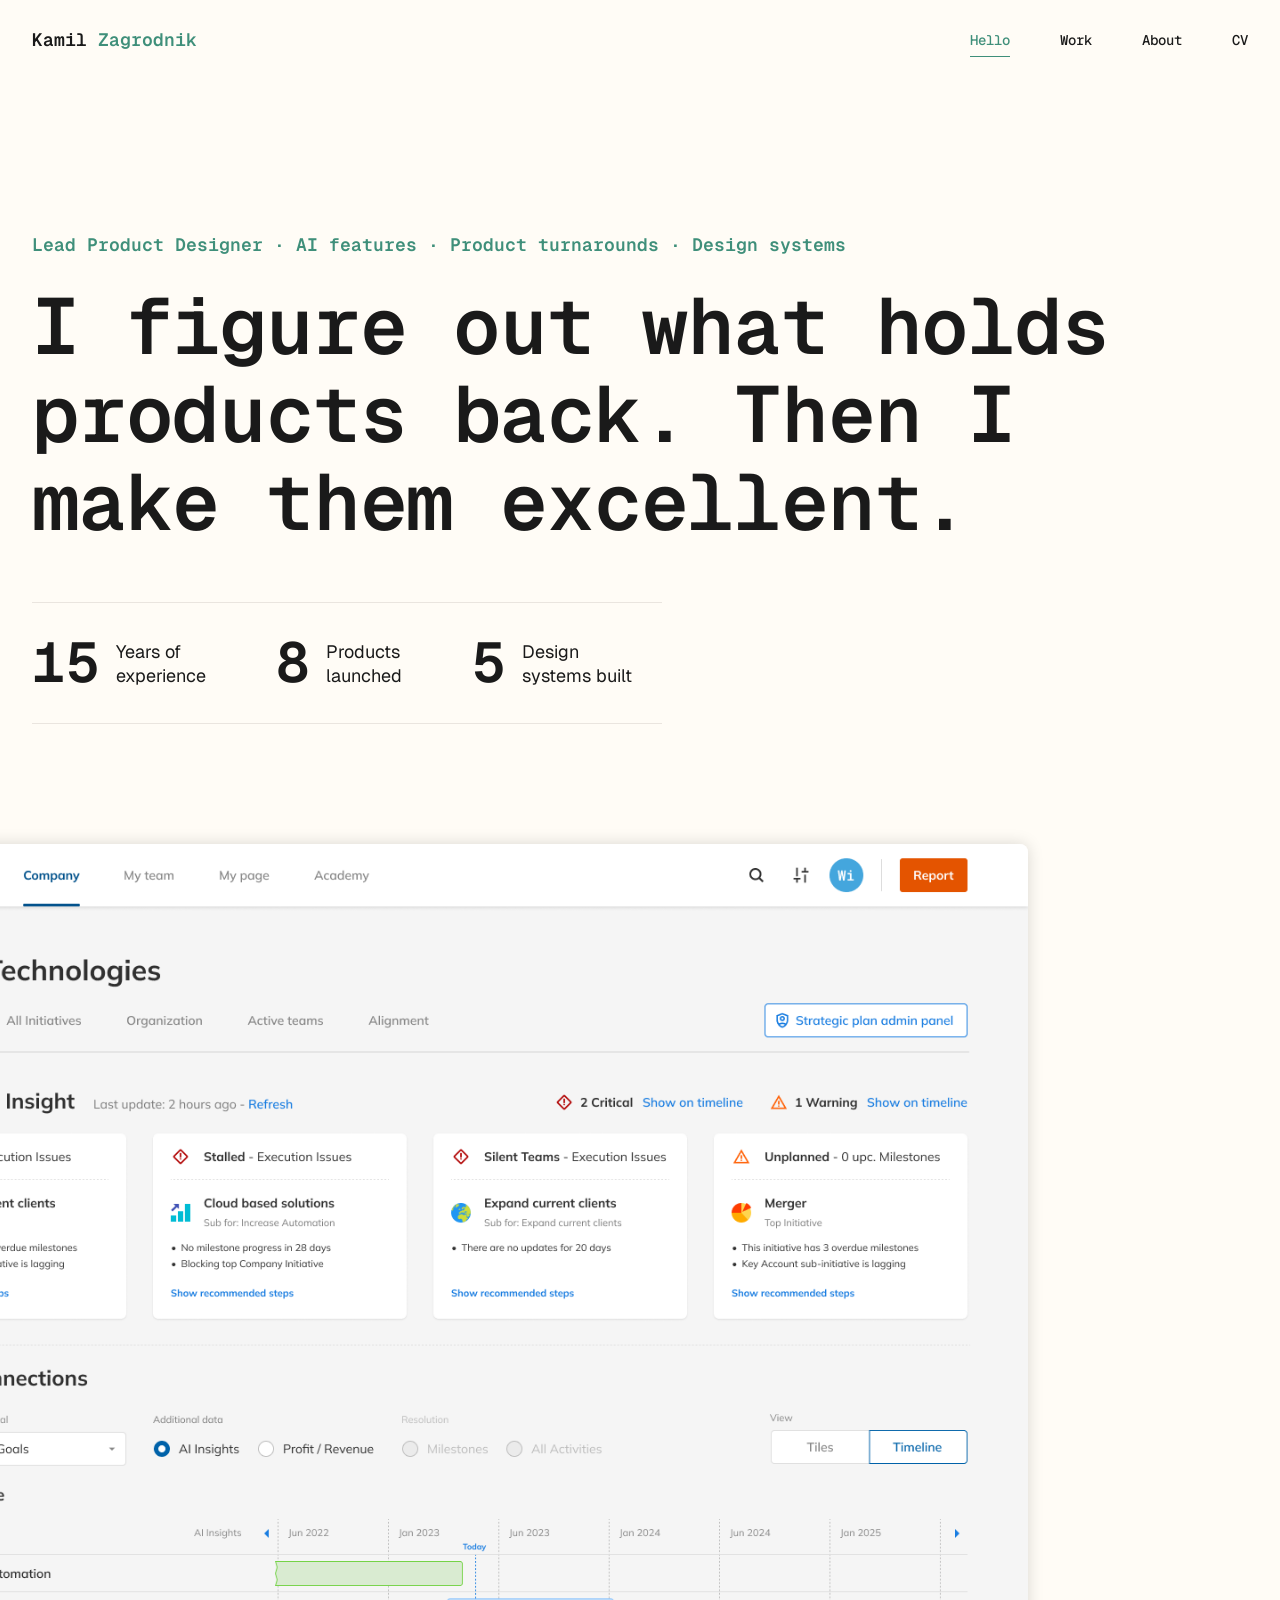
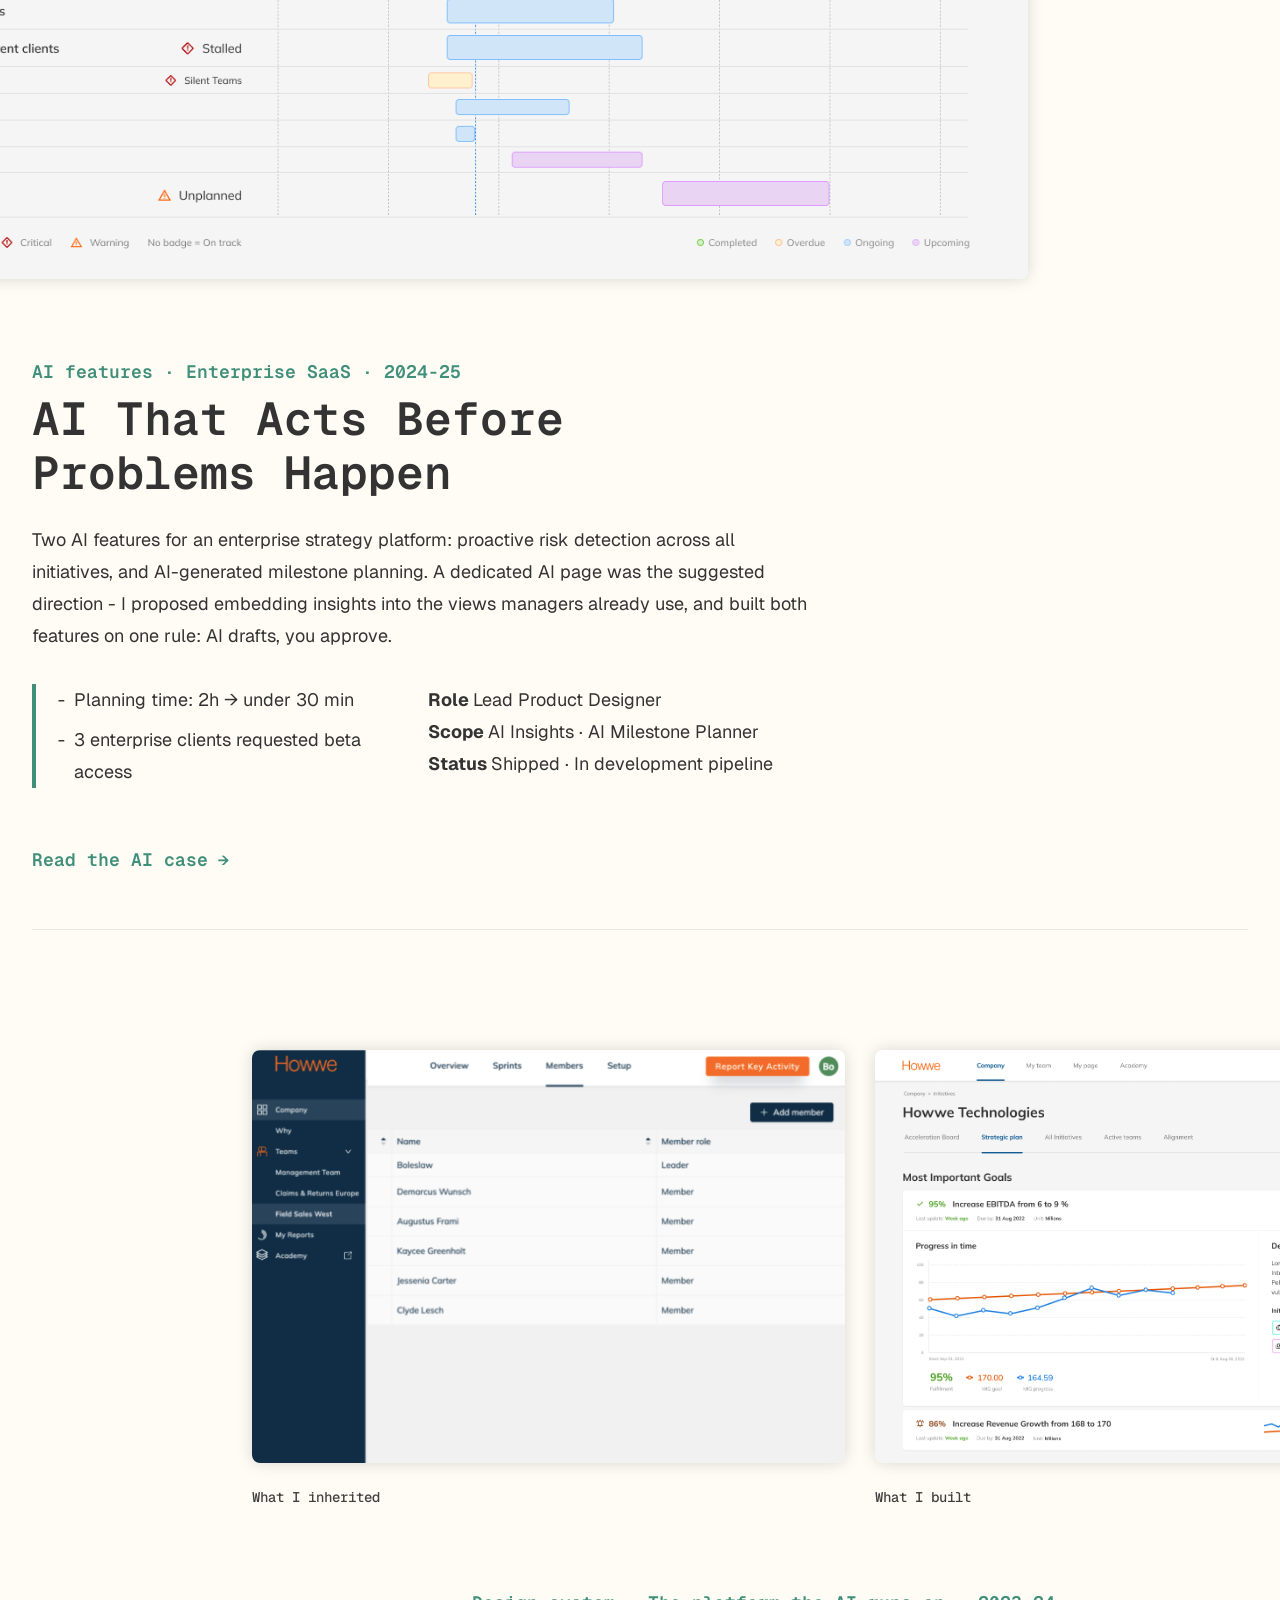
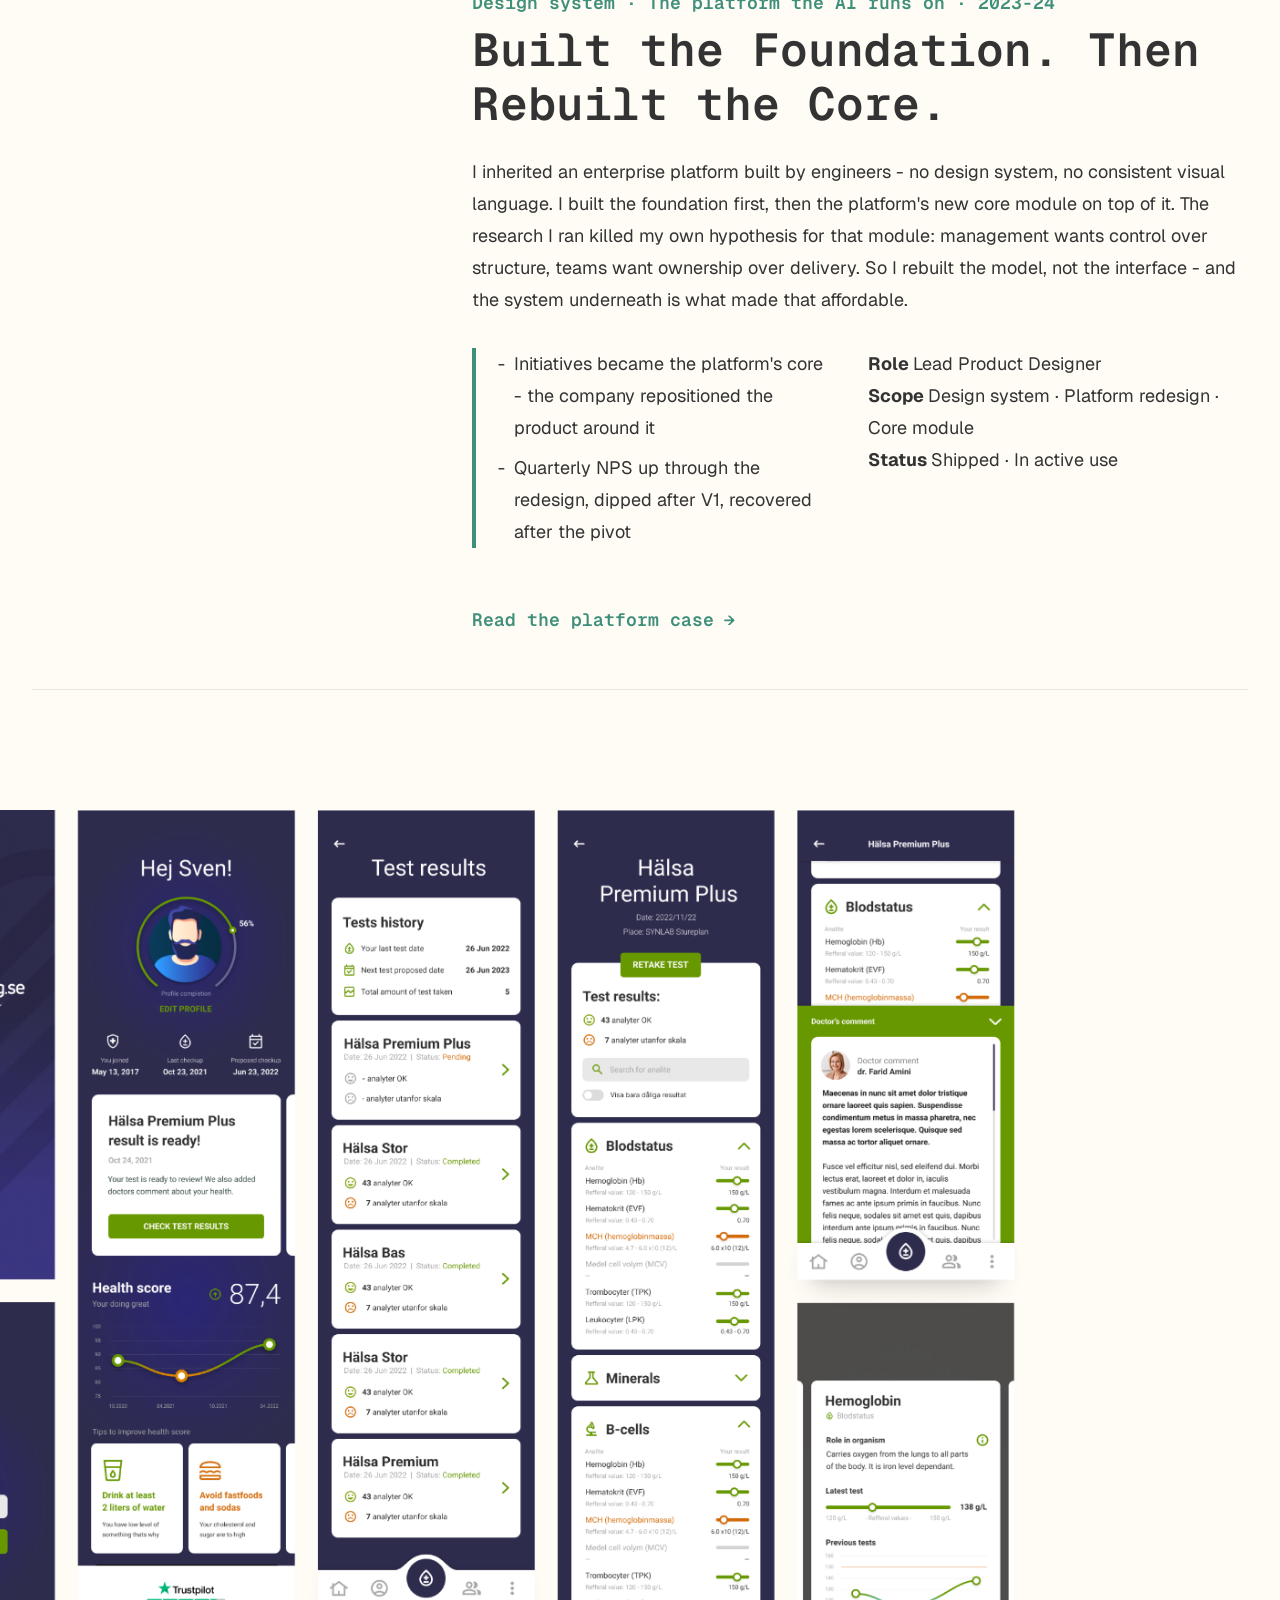
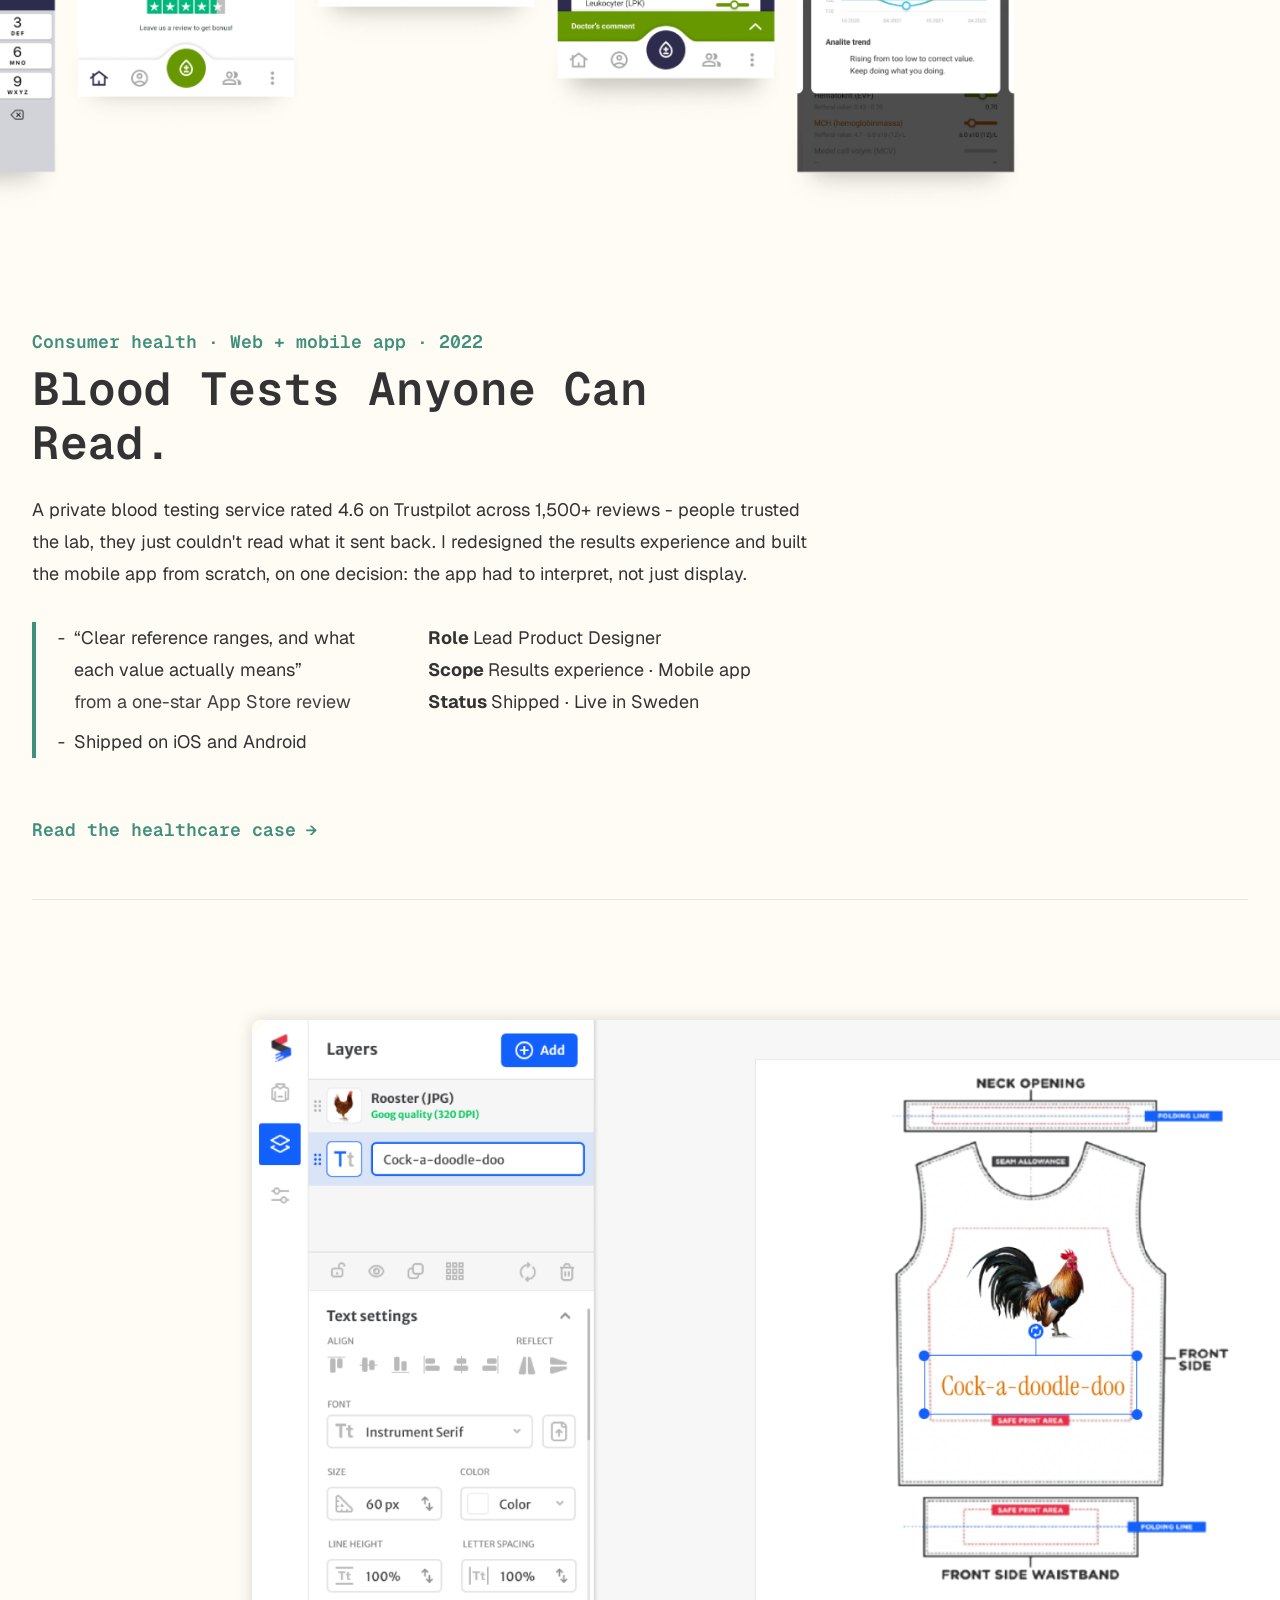
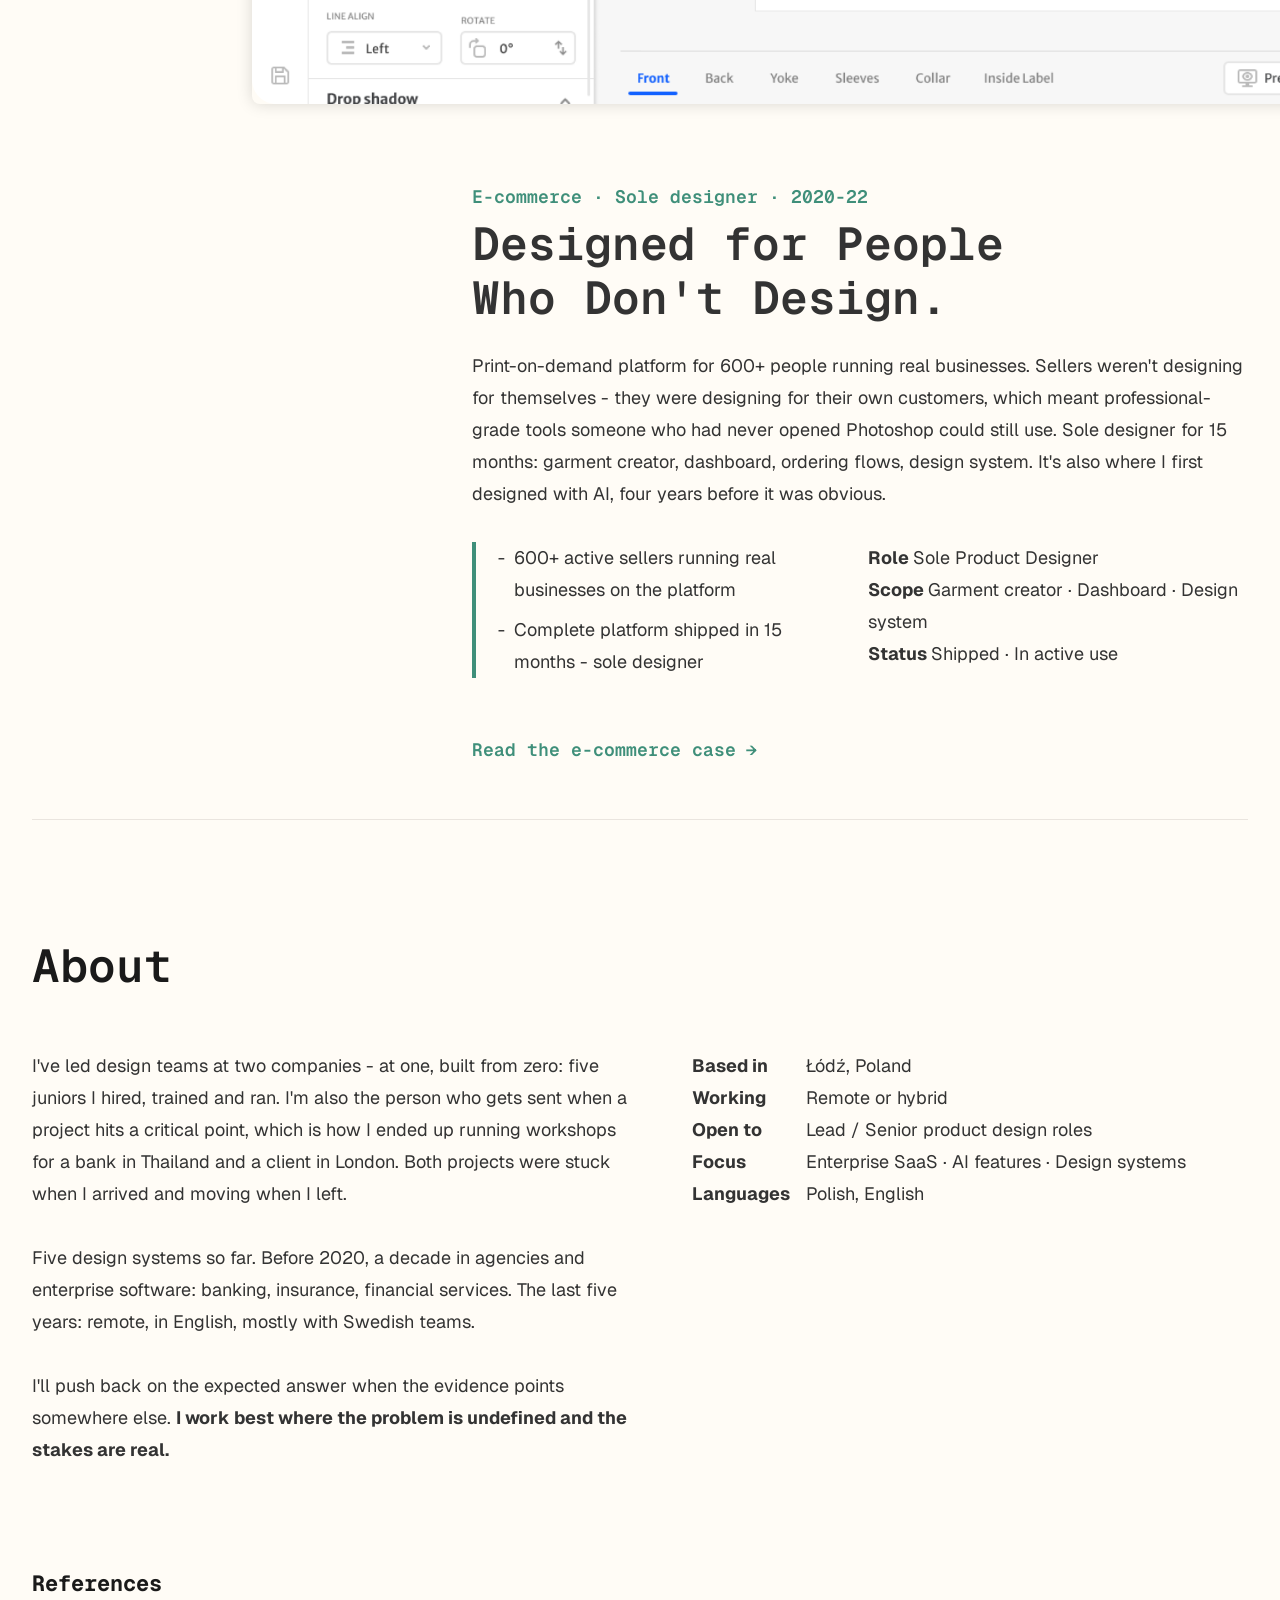
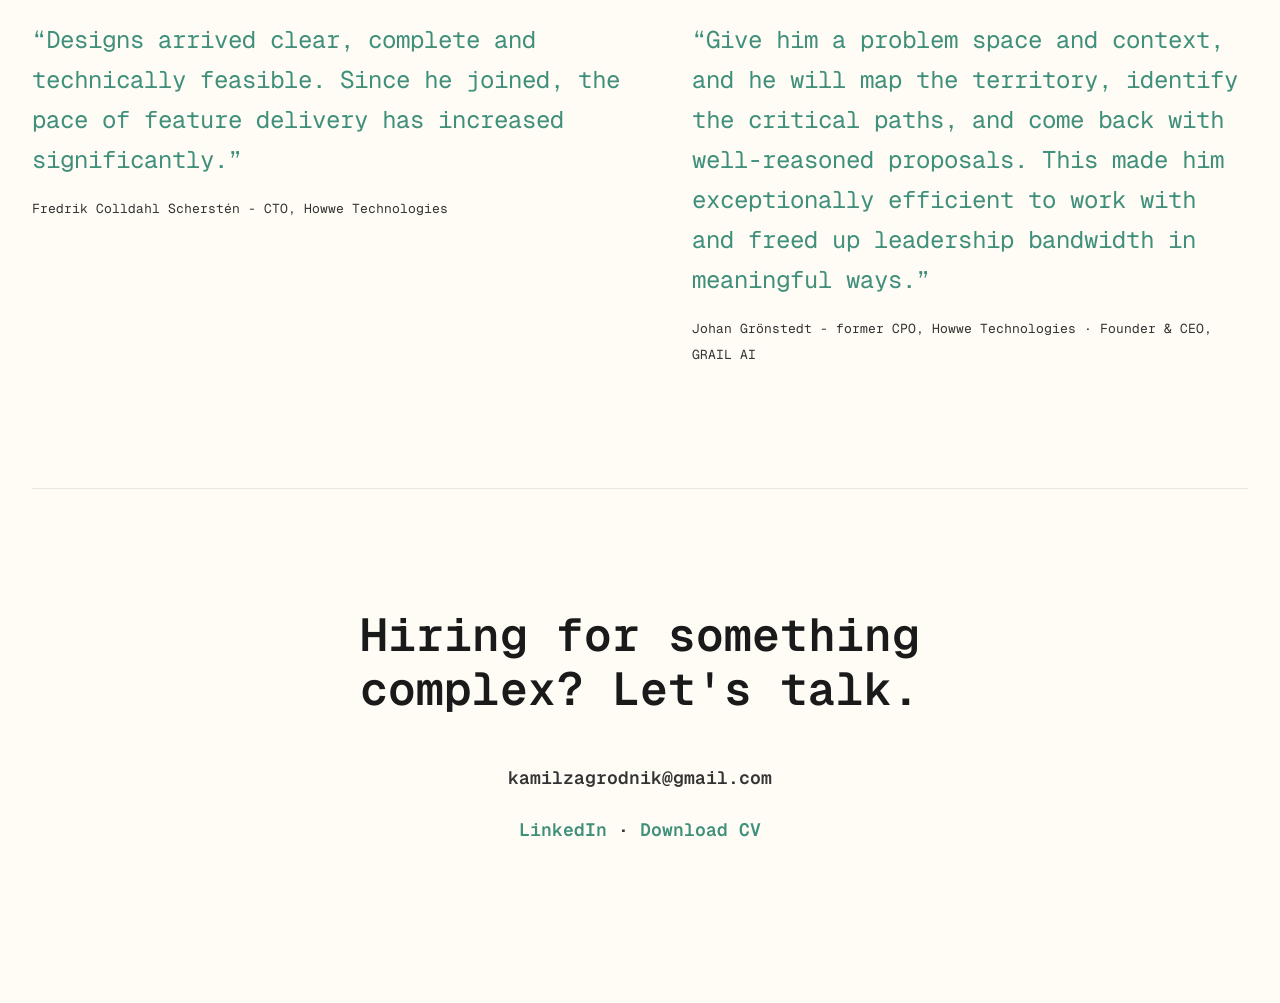
<file: index.html>
<!doctype html>
<html lang="en">
<head>
<meta charset="utf-8">
<meta name="viewport" content="width=device-width, initial-scale=1">
<title>Kamil Zagrodnik - Lead Product Designer</title>
<meta name="description" content="Lead Product Designer. AI features, product turnarounds and design systems for enterprise SaaS, consumer health and e-commerce.">
<link rel="preconnect" href="https://fonts.googleapis.com">
<link rel="preconnect" href="https://fonts.gstatic.com" crossorigin>
<link href="https://fonts.googleapis.com/css2?family=Geist+Mono:wght@400;500;600;700&family=Geist:wght@400;600;700&display=swap" rel="stylesheet">
<link rel="icon" href="favicon.svg" type="image/svg+xml">
<meta property="og:type" content="website">
<meta property="og:title" content="Kamil Zagrodnik - Lead Product Designer">
<meta property="og:description" content="Lead Product Designer. AI features, product turnarounds and design systems for enterprise SaaS, consumer health and e-commerce.">
<meta property="og:image" content="https://kamilzagrodnik.com/og-image.png">
<meta property="og:url" content="https://kamilzagrodnik.com/">
<meta name="twitter:card" content="summary_large_image">
<link rel="stylesheet" href="styles.css">
<!-- Microsoft Clarity -->
<script type="text/javascript">
  (function(c,l,a,r,i,t,y){
      c[a]=c[a]||function(){(c[a].q=c[a].q||[]).push(arguments)};
      t=l.createElement(r);t.async=1;t.src="https://www.clarity.ms/tag/"+i;
      y=l.getElementsByTagName(r)[0];y.parentNode.insertBefore(t,y);
  })(window, document, "clarity", "script", "wtmmx0fonj");
</script>

<!-- Google Analytics 4 -->
<script async src="https://www.googletagmanager.com/gtag/js?id=G-CGJWFQN2T9"></script>
<script>
  window.dataLayer = window.dataLayer || [];
  function gtag(){dataLayer.push(arguments);}
  gtag('js', new Date());
  gtag('config', 'G-CGJWFQN2T9');
</script>
</head>
<body>

<a class="skip" href="#work">Skip to work</a>

<header class="nav" id="nav">
  <div class="nav__inner">
    <a class="brand" href="#top"><span>Kamil</span> <em>Zagrodnik</em></a>
    <nav class="nav__links" aria-label="Main">
      <a class="nav__link" href="#top">Hello</a>
      <a class="nav__link" href="#work">Work</a>
      <a class="nav__link" href="#about">About</a>
      <a class="nav__link" href="Kamil_Zagrodnik_CV.pdf" target="_blank" rel="noopener">CV</a>
    </nav>
    <button class="nav__toggle" aria-expanded="false" aria-label="Open navigation">
      <span class="nav__toggle-bar"></span>
      <span class="nav__toggle-bar"></span>
      <span class="nav__toggle-bar"></span>
    </button>
  </div>
</header>
<div class="nav__overlay" aria-hidden="true"></div>

<main id="top">

  <!-- ===================== HERO ===================== -->
  <section class="hero">
    <div class="wrap">
      <p class="kicker">Lead Product Designer · AI features · Product turnarounds · Design systems</p>
      <h1 class="hero__title">I figure out what holds products back. Then I make them excellent.</h1>

      <div class="stats">
        <div class="stat"><span class="stat__n">15</span><span class="stat__l">Years of<br>experience</span></div>
        <div class="stat"><span class="stat__n">8</span><span class="stat__l">Products<br>launched</span></div>
        <div class="stat"><span class="stat__n">5</span><span class="stat__l">Design<br>systems built</span></div>
      </div>
    </div>
  </section>


  <!-- ===================== WORK ===================== -->
  <div id="work">

    <!-- CASE 01 -->
    <article class="case case--left">
      <figure class="case__media bleed-l">
        <img src="img/case-ai.png" alt="Howwe Strategic Plan with AI Insights"
             width="1290" height="1097" fetchpriority="high" decoding="async">
      </figure>

      <div class="wrap">
        <div class="case__text">
          <p class="kicker">AI features · Enterprise SaaS · 2024-25</p>
          <h2 class="case__title">AI That Acts Before Problems Happen</h2>
          <p class="case__body">Two AI features for an enterprise strategy platform: proactive risk
            detection across all initiatives, and AI-generated milestone planning. A dedicated AI page
            was the suggested direction - I proposed embedding insights into the views managers already
            use, and built both features on one rule: AI drafts, you approve.</p>

          <div class="meta">
            <ul class="meta__result">
              <li>Planning time: 2h &rarr; under 30 min</li>
              <li>3 enterprise clients requested beta access</li>
            </ul>
            <dl class="meta__details">
              <dt>Role</dt><dd>Lead Product Designer</dd>
              <dt>Scope</dt><dd>AI Insights · AI Milestone Planner</dd>
              <dt>Status</dt><dd>Shipped · In development pipeline</dd>
            </dl>
          </div>

          <a class="go" href="case-ai.html">Read the AI case <span class="go__arw">&rarr;</span></a>
        </div>
      </div>
    </article>

    <div class="wrap"><hr class="rule rule--full"></div>

    <!-- CASE 02 -->
    <article class="case case--right">
      <div class="case__media bleed-r">
        <div class="pair">
          <figure>
            <img src="img/case-platform-before.png" alt="Howwe platform before the redesign"
                 width="630" height="438" loading="lazy" decoding="async">
            <figcaption>What I inherited</figcaption>
          </figure>
          <figure>
            <img src="img/case-platform-after.png" alt="Howwe platform after the redesign"
                 width="630" height="438" loading="lazy" decoding="async">
            <figcaption>What I built</figcaption>
          </figure>
        </div>
      </div>

      <div class="wrap">
        <div class="case__text">
          <p class="kicker">Design system · The platform the AI runs on · 2023-24</p>
          <h2 class="case__title">Built the Foundation. Then Rebuilt the Core.</h2>
          <p class="case__body">I inherited an enterprise platform built by engineers - no design system,
            no consistent visual language. I built the foundation first, then the platform's new core
            module on top of it. The research I ran killed my own hypothesis for that module: management
            wants control over structure, teams want ownership over delivery. So I rebuilt the model,
            not the interface - and the system underneath is what made that affordable.</p>

          <div class="meta">
            <ul class="meta__result">
              <li>Initiatives became the platform's core - the company repositioned the product around it</li>
              <li>Quarterly NPS up through the redesign, dipped after V1, recovered after the pivot</li>
            </ul>
            <dl class="meta__details">
              <dt>Role</dt><dd>Lead Product Designer</dd>
              <dt>Scope</dt><dd>Design system · Platform redesign · Core module</dd>
              <dt>Status</dt><dd>Shipped · In active use</dd>
            </dl>
          </div>

          <a class="go" href="case-platform.html">Read the platform case <span class="go__arw">&rarr;</span></a>
        </div>
      </div>
    </article>

    <div class="wrap"><hr class="rule rule--full"></div>

    <!-- CASE 03 -->
    <article class="case case--left">
      <figure class="case__media case__media--flat bleed-l">
        <img src="img/case-health.png" alt="Svensk Provtagning blood test results"
             width="1290" height="1103" loading="lazy" decoding="async">
      </figure>

      <div class="wrap">
        <div class="case__text">
          <p class="kicker">Consumer health · Web + mobile app · 2022</p>
          <h2 class="case__title">Blood Tests Anyone Can Read.</h2>
          <p class="case__body">A private blood testing service rated 4.6 on Trustpilot across 1,500+
            reviews - people trusted the lab, they just couldn't read what it sent back. I redesigned
            the results experience and built the mobile app from scratch, on one decision: the app had
            to interpret, not just display.</p>

          <div class="meta">
            <ul class="meta__result">
              <li>&ldquo;Clear reference ranges, and what each value actually means&rdquo;
                  <span class="src">from a one-star App Store review</span></li>
              <li>Shipped on iOS and Android</li>
            </ul>
            <dl class="meta__details">
              <dt>Role</dt><dd>Lead Product Designer</dd>
              <dt>Scope</dt><dd>Results experience · Mobile app</dd>
              <dt>Status</dt><dd>Shipped · Live in Sweden</dd>
            </dl>
          </div>

          <a class="go" href="case-healthcare.html">Read the healthcare case <span class="go__arw">&rarr;</span></a>
        </div>
      </div>
    </article>

    <div class="wrap"><hr class="rule rule--full"></div>

    <!-- CASE 04 -->
    <article class="case case--right">
      <figure class="case__media bleed-r">
        <img src="img/case-ecom.png" alt="Subliminator garment creator"
             width="1290" height="725" loading="lazy" decoding="async">
      </figure>

      <div class="wrap">
        <div class="case__text">
          <p class="kicker">E-commerce · Sole designer · 2020-22</p>
          <h2 class="case__title">Designed for People<br>Who Don't Design.</h2>
          <p class="case__body">Print-on-demand platform for 600+ people running real businesses.
            Sellers weren't designing for themselves - they were designing for their own customers,
            which meant professional-grade tools someone who had never opened Photoshop could still
            use. Sole designer for 15 months: garment creator, dashboard, ordering flows, design
            system. It's also where I first designed with AI, four years before it was obvious.</p>

          <div class="meta">
            <ul class="meta__result">
              <li>600+ active sellers running real businesses on the platform</li>
              <li>Complete platform shipped in 15 months - sole designer</li>
            </ul>
            <dl class="meta__details">
              <dt>Role</dt><dd>Sole Product Designer</dd>
              <dt>Scope</dt><dd>Garment creator · Dashboard · Design system</dd>
              <dt>Status</dt><dd>Shipped · In active use</dd>
            </dl>
          </div>

          <a class="go" href="case-ecommerce.html">Read the e-commerce case <span class="go__arw">&rarr;</span></a>
        </div>
      </div>
    </article>

    <div class="wrap"><hr class="rule rule--full"></div>
  </div>

  <!-- ===================== ABOUT ===================== -->
  <section class="about" id="about">
    <div class="wrap">
      <h2 class="section-title">About</h2>

      <div class="about__grid">
        <div class="about__text">
          <p>I've led design teams at two companies - at one, built from zero: five juniors I hired,
            trained and ran. I'm also the person who gets sent when a project hits a critical point,
            which is how I ended up running workshops for a bank in Thailand and a client in London.
            Both projects were stuck when I arrived and moving when I left.</p>
          <p>Five design systems so far. Before 2020, a decade in agencies and enterprise software:
            banking, insurance, financial services. The last five years: remote, in English, mostly
            with Swedish teams.</p>
          <p>I'll push back on the expected answer when the evidence points somewhere else.
            <strong>I work best where the problem is undefined and the stakes are real.</strong></p>
        </div>

        <dl class="facts">
          <dt>Based in</dt><dd>Łódź, Poland</dd>
          <dt>Working</dt><dd>Remote or hybrid</dd>
          <dt>Open to</dt><dd>Lead / Senior product design roles</dd>
          <dt>Focus</dt><dd>Enterprise SaaS · AI features · Design systems</dd>
          <dt>Languages</dt><dd>Polish, English</dd>
        </dl>
      </div>
    </div>
  </section>

  <!-- ===================== REFERENCES ===================== -->
  <section class="refs">
    <div class="wrap">
      <p class="refs__label">References</p>
      <div class="refs__grid">
        <figure>
          <blockquote>&ldquo;Designs arrived clear, complete and technically feasible. Since he joined,
            the pace of feature delivery has increased significantly.&rdquo;</blockquote>
          <figcaption>Fredrik Colldahl Scherstén - CTO, Howwe Technologies</figcaption>
        </figure>
        <figure>
          <blockquote>&ldquo;Give him a problem space and context, and he will map the territory,
            identify the critical paths, and come back with well-reasoned proposals. This made him
            exceptionally efficient to work with and freed up leadership bandwidth in meaningful
            ways.&rdquo;</blockquote>
          <figcaption>Johan Grönstedt - former CPO, Howwe Technologies · Founder &amp; CEO, GRAIL AI</figcaption>
        </figure>
      </div>
    </div>
  </section>

  <div class="wrap"><hr class="rule rule--full"></div>

  <!-- ===================== CONTACT ===================== -->
  <section class="contact">
    <div class="wrap">
      <h2 class="contact__title">Hiring for something<br>complex? Let's talk.</h2>
      <p class="contact__links">
        <a href="mailto:kamilzagrodnik@gmail.com">kamilzagrodnik@gmail.com</a><br><br>
        <a href="https://www.linkedin.com/in/kamil-zagrodnik/" target="_blank" rel="noopener">LinkedIn</a> · <a href="Kamil_Zagrodnik_CV.pdf" target="_blank" rel="noopener">Download CV</a>
      </p>
    </div>
  </section>

</main>

<script src="main.js"></script>
</body>
</html>
</file>
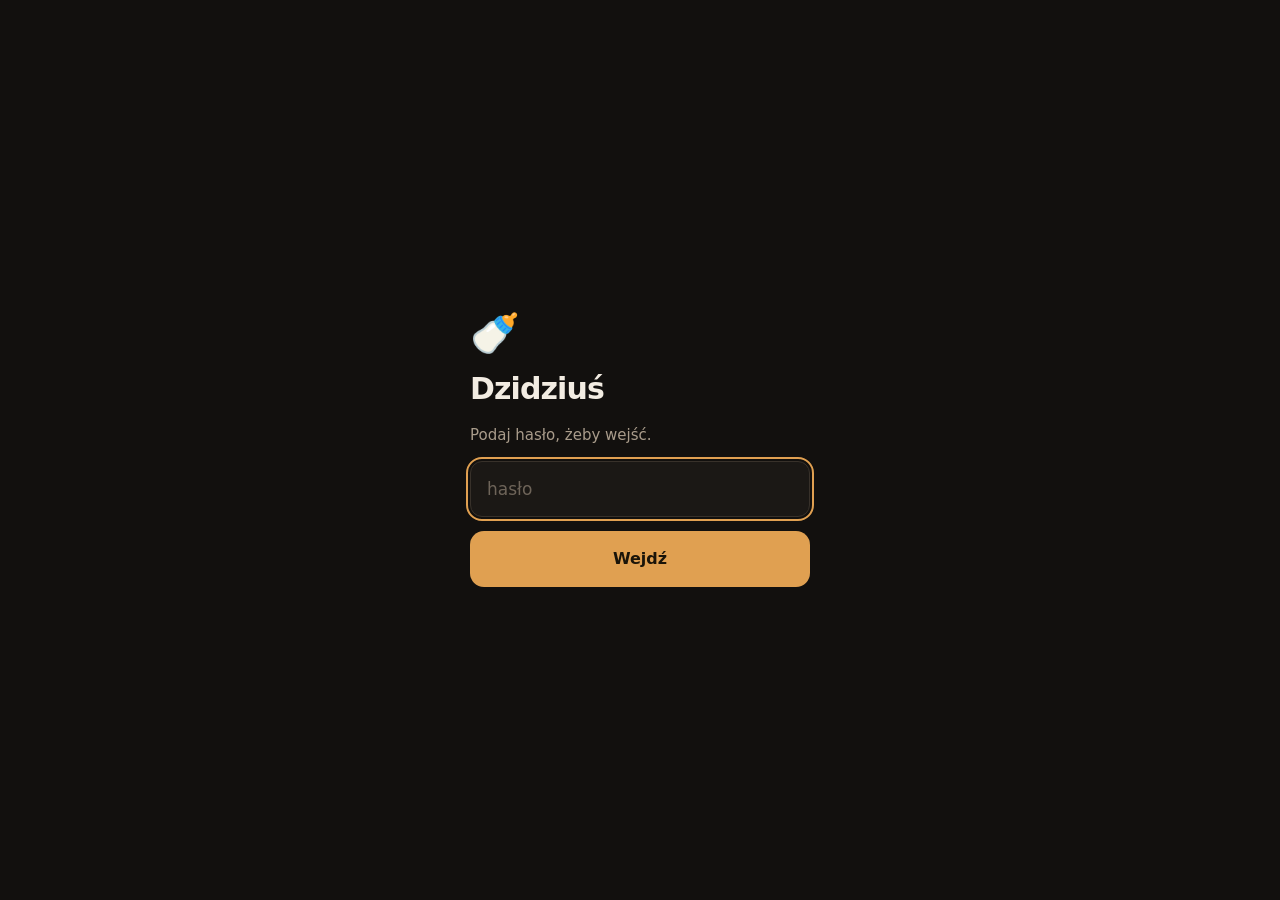
<file: dzidzius/index.html>
<!doctype html>
<html lang="pl">
<head>
<meta charset="utf-8">
<meta name="viewport" content="width=device-width, initial-scale=1, viewport-fit=cover">
<meta name="robots" content="noindex, nofollow, noarchive, nosnippet">
<meta name="googlebot" content="noindex, nofollow">
<meta name="theme-color" content="#12100E">
<meta name="apple-mobile-web-app-capable" content="yes">
<meta name="apple-mobile-web-app-status-bar-style" content="black-translucent">
<meta name="apple-mobile-web-app-title" content="Dzidziuś">
<title>Dzidziuś</title>
<link rel="manifest" href="manifest.webmanifest">
<link rel="icon" href="icon.svg" type="image/svg+xml">
<link rel="apple-touch-icon" href="icon.svg">
<link rel="stylesheet" href="app.css">
</head>
<body>

<!-- ============ BRAMKA: HASŁO ============ -->
<div id="gate" class="overlay" hidden>
  <form id="gateForm" class="gate-box" autocomplete="off">
    <div class="gate-mark">🍼</div>
    <h1 class="gate-title">Dzidziuś</h1>
    <p class="gate-sub">Podaj hasło, żeby wejść.</p>
    <input id="gateInput" class="gate-input" type="password" inputmode="text"
           autocomplete="current-password" placeholder="hasło" aria-label="Hasło">
    <p id="gateError" class="gate-error" role="alert" hidden>Niepoprawne hasło. Spróbuj jeszcze raz.</p>
    <button class="btn-primary" type="submit">Wejdź</button>
  </form>
</div>

<!-- ============ APLIKACJA ============ -->
<main id="app" hidden>

  <header class="topbar">
    <div class="topbar-main">
      <span class="topbar-day" id="dayLabel">—</span>
      <span class="topbar-sug" id="sugLabel">—</span>
    </div>
    <button class="topbar-btn" id="btnSettings" aria-label="Ustawienia i stan synchronizacji">
      <span class="sync-dot" id="syncDot"></span>
      <span id="syncWord">—</span>
    </button>
  </header>

  <!-- ---- WIDOK: DZIŚ ---- -->
  <section class="view" id="viewToday">
    <div class="scroll">
      <div class="stats">
        <button class="stat" id="statFeed" type="button" aria-label="Dodaj karmienie">
          <span class="stat-text">
            <span class="stat-cap">Ostatnie karmienie</span>
            <span class="stat-big" id="lastFeedAgo">—</span>
            <span class="stat-meta" id="lastFeedMeta">brak wpisów</span>
          </span>
          <span class="stat-plus" aria-hidden="true">+</span>
        </button>
        <button class="stat" id="statDiaper" type="button" aria-label="Dodaj pieluchę">
          <span class="stat-text">
            <span class="stat-cap">Ostatnia pielucha</span>
            <span class="stat-big small" id="lastDiaperAgo">—</span>
            <span class="stat-meta" id="lastDiaperMeta">brak wpisów</span>
          </span>
          <span class="stat-plus" aria-hidden="true">+</span>
        </button>
      </div>

      <div class="log-head">
        <span id="todayTitle">Ta doba</span>
        <span class="log-sum" id="todaySum">—</span>
      </div>
      <div class="log" id="todayLog"></div>
      <p class="empty" id="todayEmpty" hidden>Jeszcze nic dziś nie zapisaliście.</p>
      <div class="scroll-pad"></div>
    </div>
  </section>

  <!-- ---- WIDOK: HISTORIA ---- -->
  <section class="view" id="viewHistory" hidden>
    <div class="scroll">
      <div id="historyList"></div>
      <p class="empty" id="historyEmpty" hidden>Historia pojawi się po pierwszym pełnym dniu.</p>
      <div class="scroll-pad"></div>
    </div>
  </section>

  <!-- ---- PASEK AKCJI ---- -->
  <div class="actions" id="actionBar">
    <button class="action action-feed" id="btnFeed">
      <span class="action-lbl">Karmienie</span>
      <span class="action-hint">teraz <span class="clock" data-clock>—</span></span>
    </button>
    <button class="action" id="btnDiaper">
      <span class="action-lbl">Pielucha</span>
      <span class="action-hint">teraz <span class="clock" data-clock>—</span></span>
    </button>
  </div>

  <nav class="tabs">
    <button class="tab is-on" data-view="today">Dziś</button>
    <button class="tab" data-view="history">Historia</button>
  </nav>
</main>

<!-- ============ ARKUSZ: KARMIENIE ============ -->
<div class="sheet-wrap" id="sheetFeed" hidden>
  <div class="sheet-scrim" data-close></div>
  <div class="sheet" role="dialog" aria-modal="true" aria-label="Karmienie">
    <div class="sheet-grip"></div>
    <div class="sheet-head">
      <h2 id="feedTitle">Karmienie</h2>
      <button class="sheet-x" data-close aria-label="Zamknij">✕</button>
    </div>

    <div class="sheet-body">
      <span class="cap">O której</span>
      <div class="stepper" id="feedTime">
        <button class="step" data-step="-5" type="button">−5</button>
        <button class="value" type="button" data-role="value">
          <span class="value-num">—</span>
          <span class="value-unit">dotknij, by wpisać</span>
        </button>
        <button class="step" data-step="5" type="button">+5</button>
      </div>

      <span class="cap">Ile wypiła</span>
      <div class="stepper stepper-5" id="feedAmount">
        <button class="step" data-step="-5" type="button">−5</button>
        <button class="step" data-step="-1" type="button">−1</button>
        <button class="value" type="button" data-role="value">
          <span class="value-num">—</span>
          <span class="value-unit">ml · dotknij, by wpisać</span>
        </button>
        <button class="step" data-step="1" type="button">+1</button>
        <button class="step" data-step="5" type="button">+5</button>
      </div>
      <p class="whisper" id="feedSuggest">—</p>

      <span class="cap">Po karmieniu</span>
      <div class="toggles two">
        <button class="toggle" type="button" data-flag="burped">
          <span class="toggle-box"></span>Odbiło się
        </button>
        <button class="toggle" type="button" data-flag="spit_up">
          <span class="toggle-box"></span>Ulało się
        </button>
      </div>

      <span class="cap">Notatka — opcjonalnie</span>
      <textarea class="note" id="feedNote" rows="2" placeholder="np. marudziła, zasnęła przy butelce"></textarea>

      <button class="btn-danger" id="feedDelete" type="button" hidden>Usuń ten wpis</button>
    </div>

    <div class="sheet-foot">
      <button class="btn-primary" id="feedSave" type="button">Zapisz karmienie</button>
    </div>
  </div>
</div>

<!-- ============ ARKUSZ: PIELUCHA ============ -->
<div class="sheet-wrap" id="sheetDiaper" hidden>
  <div class="sheet-scrim" data-close></div>
  <div class="sheet" role="dialog" aria-modal="true" aria-label="Pielucha">
    <div class="sheet-grip"></div>
    <div class="sheet-head">
      <h2 id="diaperTitle">Pielucha</h2>
      <button class="sheet-x" data-close aria-label="Zamknij">✕</button>
    </div>

    <div class="sheet-body">
      <span class="cap">O której</span>
      <div class="stepper" id="diaperTime">
        <button class="step" data-step="-5" type="button">−5</button>
        <button class="value" type="button" data-role="value">
          <span class="value-num">—</span>
          <span class="value-unit">dotknij, by wpisać</span>
        </button>
        <button class="step" data-step="5" type="button">+5</button>
      </div>

      <span class="cap">Co było w pieluszce</span>
      <div class="toggles three">
        <button class="toggle" type="button" data-flag="pee"><span class="toggle-box"></span>Siku</button>
        <button class="toggle" type="button" data-flag="poop"><span class="toggle-box"></span>Kupa</button>
        <button class="toggle" type="button" data-flag="clean"><span class="toggle-box"></span>Czysta</button>
      </div>
      <p class="whisper quiet">Siku i kupa można zaznaczyć razem. „Czysta" wyklucza pozostałe.</p>

      <span class="cap">Notatka — opcjonalnie</span>
      <textarea class="note" id="diaperNote" rows="2" placeholder="np. odparzenie, kolor"></textarea>

      <button class="btn-danger" id="diaperDelete" type="button" hidden>Usuń ten wpis</button>
    </div>

    <div class="sheet-foot">
      <button class="btn-primary" id="diaperSave" type="button">Zapisz pieluchę</button>
    </div>
  </div>
</div>

<!-- ============ USTAWIENIA ============ -->
<div class="sheet-wrap" id="sheetSettings" hidden>
  <div class="sheet-scrim" data-close></div>
  <div class="sheet" role="dialog" aria-modal="true" aria-label="Ustawienia">
    <div class="sheet-grip"></div>
    <div class="sheet-head">
      <h2>Ustawienia</h2>
      <button class="sheet-x" data-close aria-label="Zamknij">✕</button>
    </div>
    <div class="sheet-body">
      <span class="cap">Synchronizacja</span>
      <p class="settings-line" id="setSync">—</p>
      <p class="settings-hint" id="setSyncHint" hidden>
        Dopóki jest wyłączona, każdy telefon ma własną, osobną listę wpisów.
        Włączenie opisane w README.
      </p>

      <span class="cap">Nela</span>
      <p class="settings-line" id="setBirth">—</p>

      <button class="btn-ghost" id="btnRefresh" type="button">Pobierz wpisy z drugiego telefonu</button>
      <button class="btn-ghost" id="btnExport" type="button">Pobierz kopię danych (.json)</button>
      <button class="btn-danger" id="btnLogout" type="button">Wyloguj na tym telefonie</button>
    </div>
    <div class="sheet-foot">
      <button class="btn-primary" data-close type="button">Zamknij</button>
    </div>
  </div>
</div>

<!-- ============ TOAST ============ -->
<div class="toast" id="toast" hidden>
  <span id="toastText">Zapisano</span>
  <button class="toast-undo" id="toastUndo" type="button">Cofnij</button>
</div>

<script src="config.js"></script>
<script src="app.js"></script>
</body>
</html>
</file>
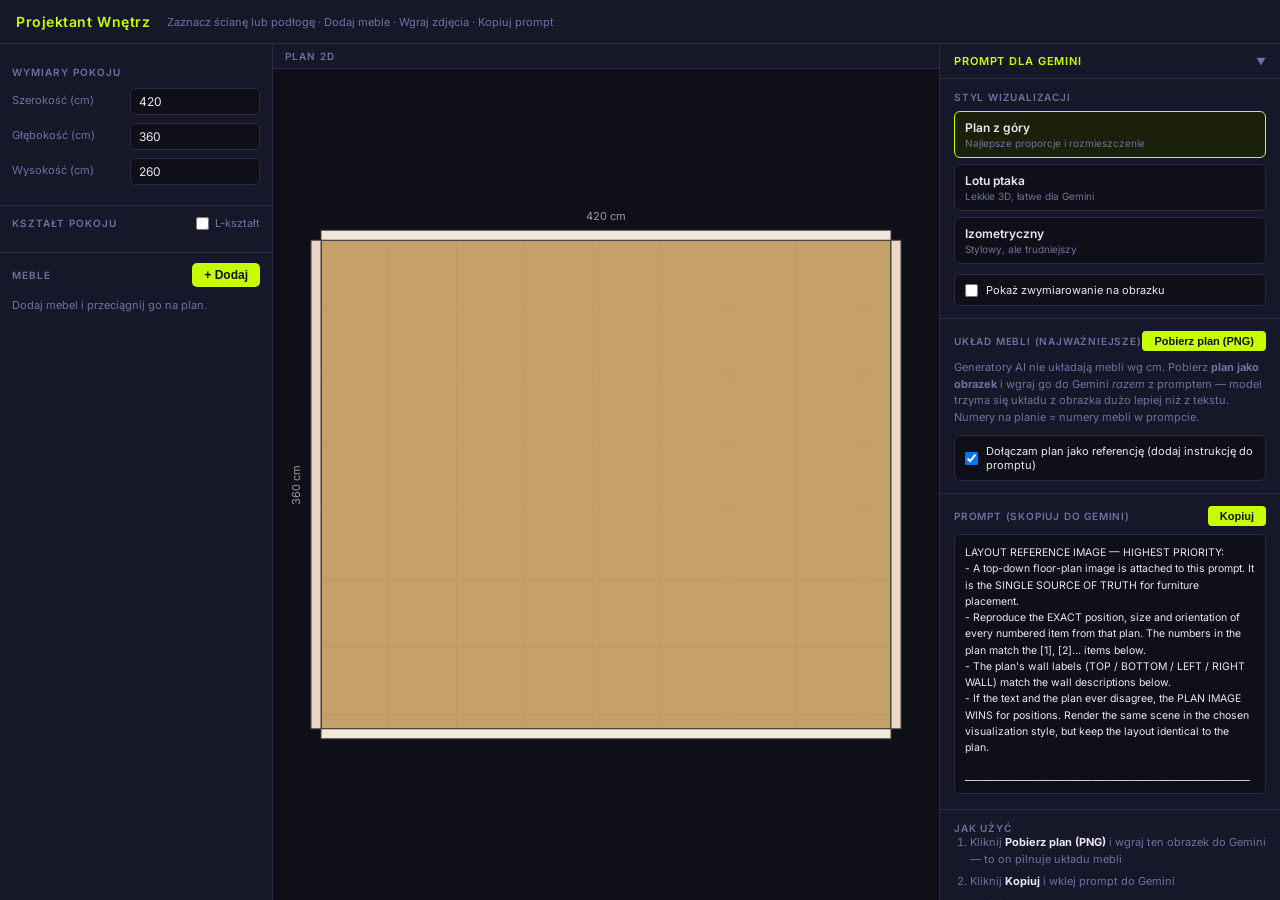
<file: kreator/index.html>
<!DOCTYPE html>
<html lang="pl">
  <head>
    <meta charset="UTF-8" />
    <meta name="viewport" content="width=device-width, initial-scale=1.0" />
    <title>Projektant Wnętrz</title>
    <link href="https://fonts.googleapis.com/css2?family=Inter:wght@300;400;500;600&display=swap" rel="stylesheet" />
    <script type="module" crossorigin src="./assets/index-Bb2LnVsM.js"></script>
    <link rel="stylesheet" crossorigin href="./assets/index-CNxMiw-f.css">
  </head>
  <body>
    <div id="root"></div>
  </body>
</html>
</file>
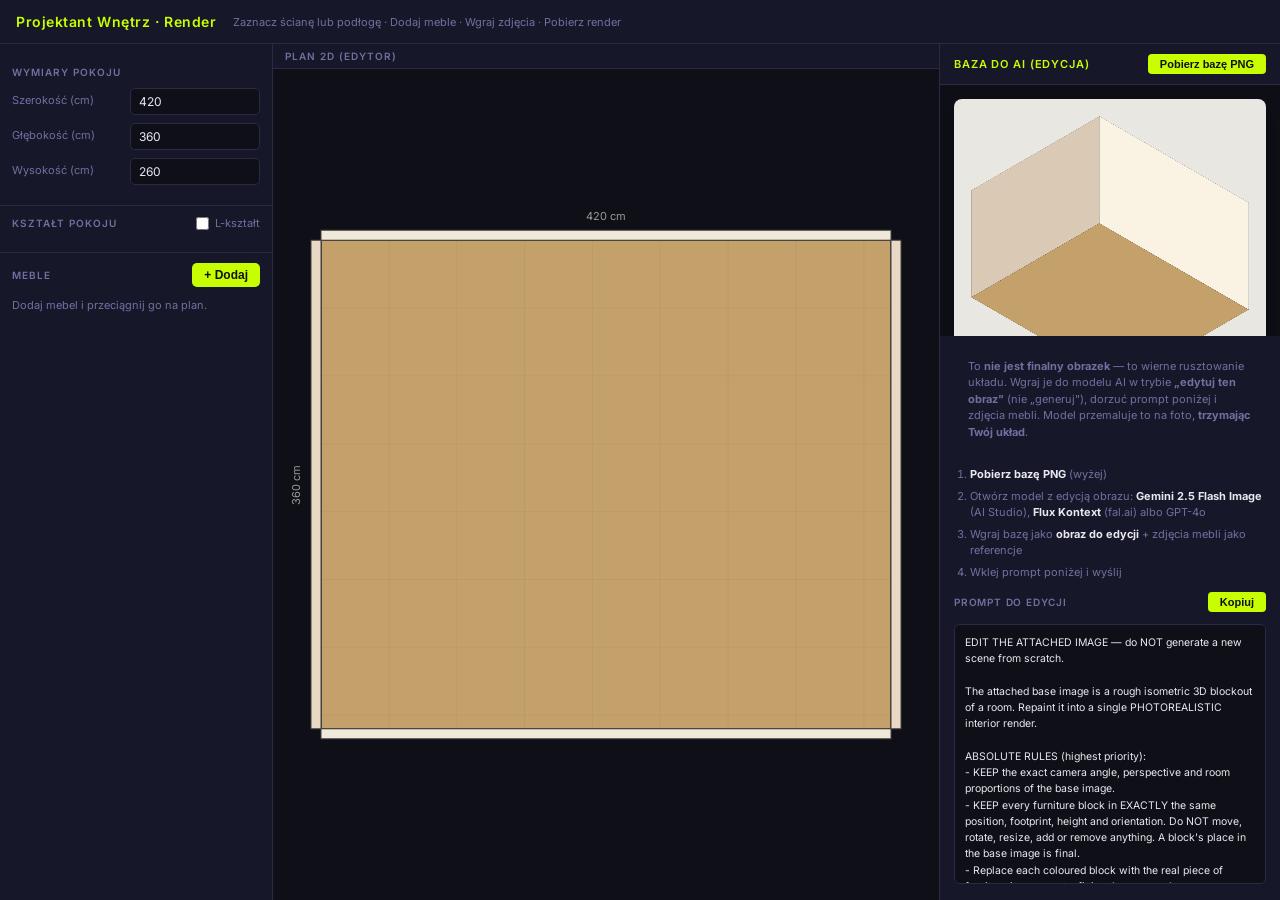
<file: kreator2/index.html>
<!DOCTYPE html>
<html lang="pl">
  <head>
    <meta charset="UTF-8" />
    <meta name="viewport" content="width=device-width, initial-scale=1.0" />
    <title>Projektant Wnętrz</title>
    <link href="https://fonts.googleapis.com/css2?family=Inter:wght@300;400;500;600&display=swap" rel="stylesheet" />
    <script type="module" crossorigin src="./assets/index-zPGINOUy.js"></script>
    <link rel="stylesheet" crossorigin href="./assets/index-DiMvKPU7.css">
  </head>
  <body>
    <div id="root"></div>
  </body>
</html>
</file>
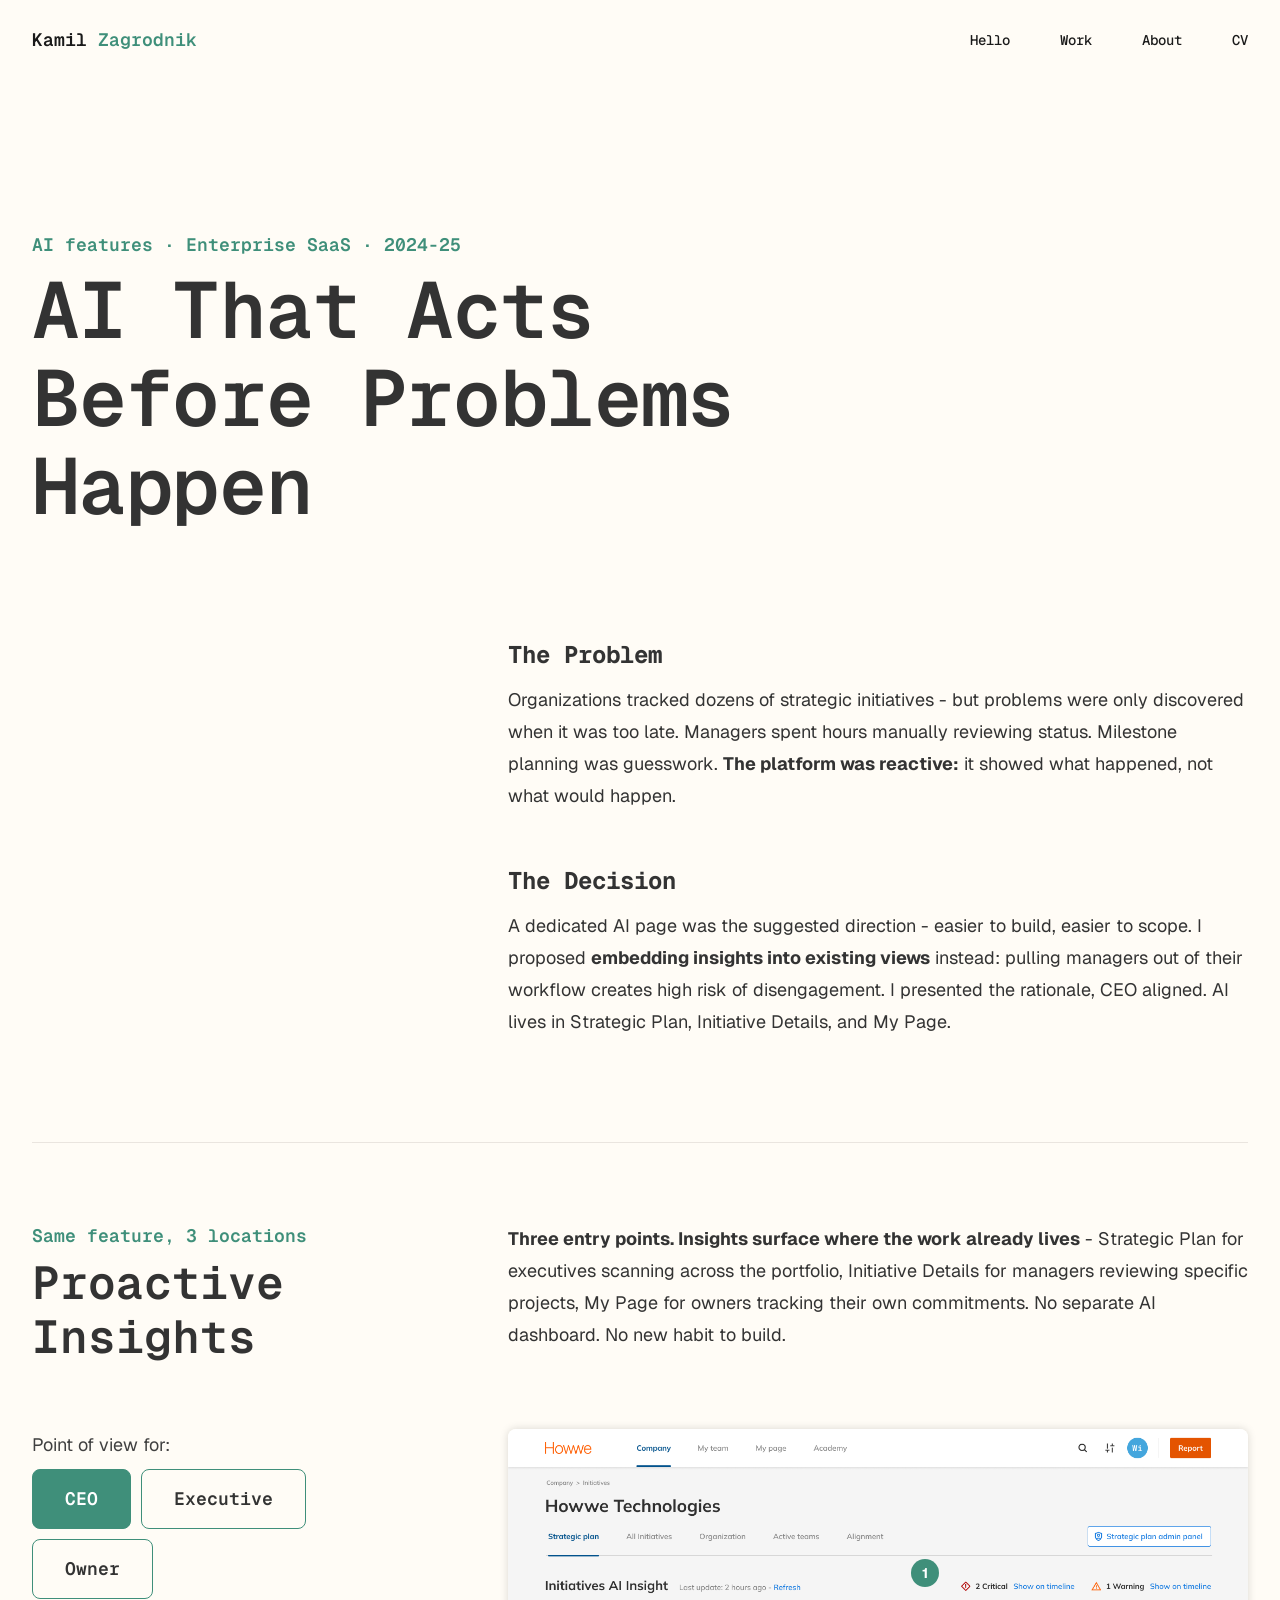
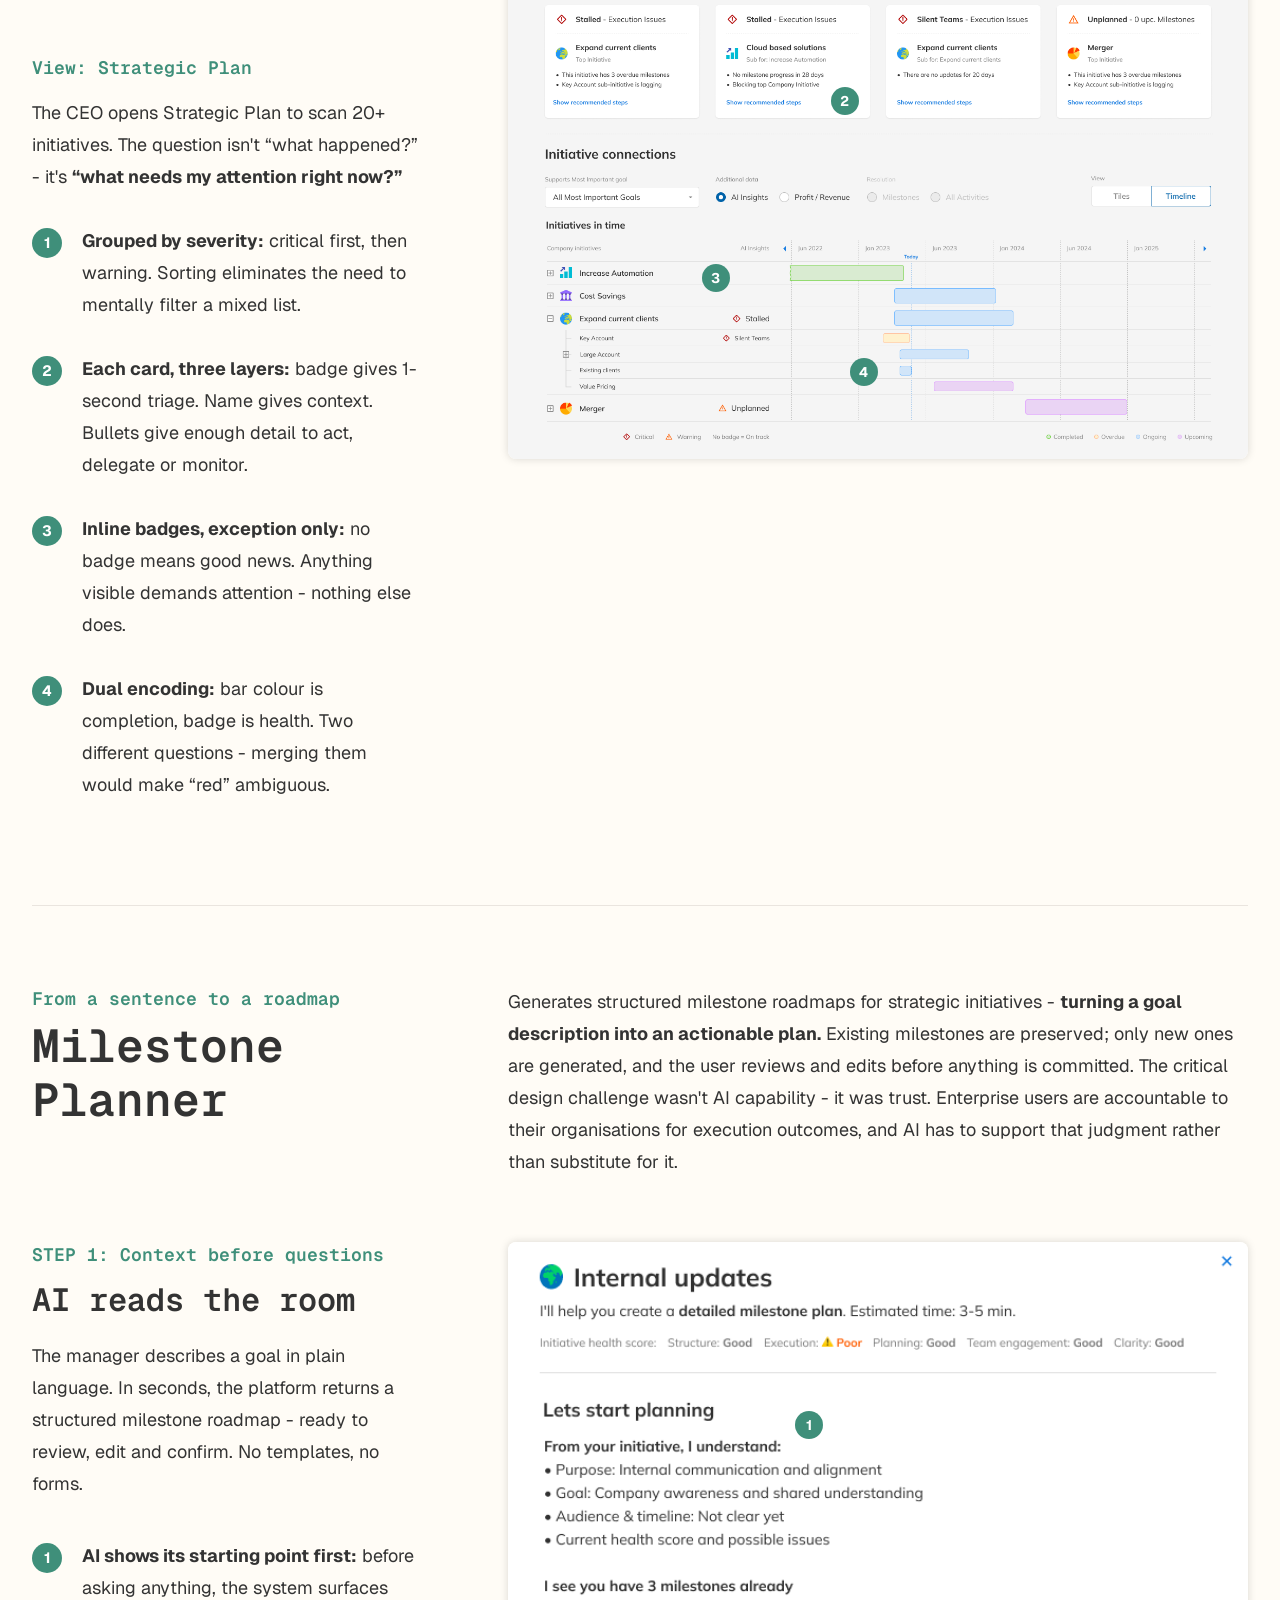
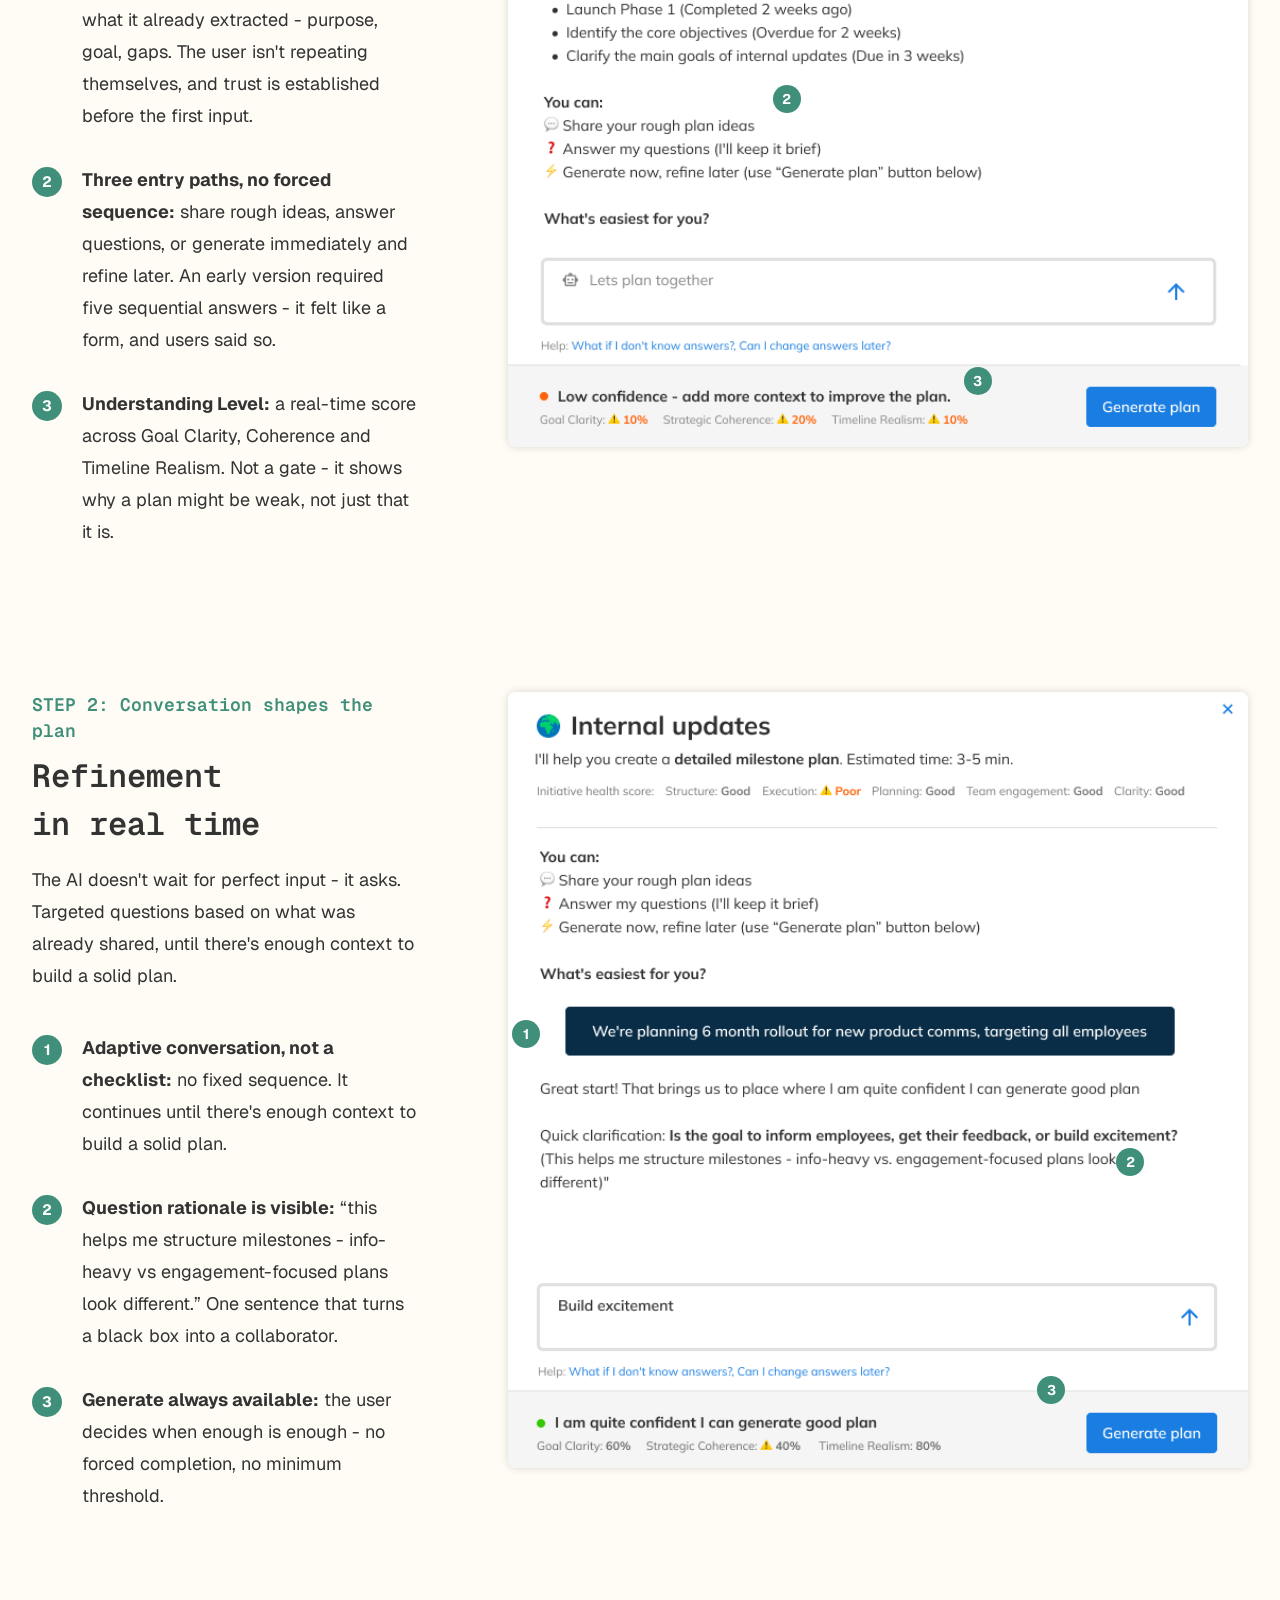
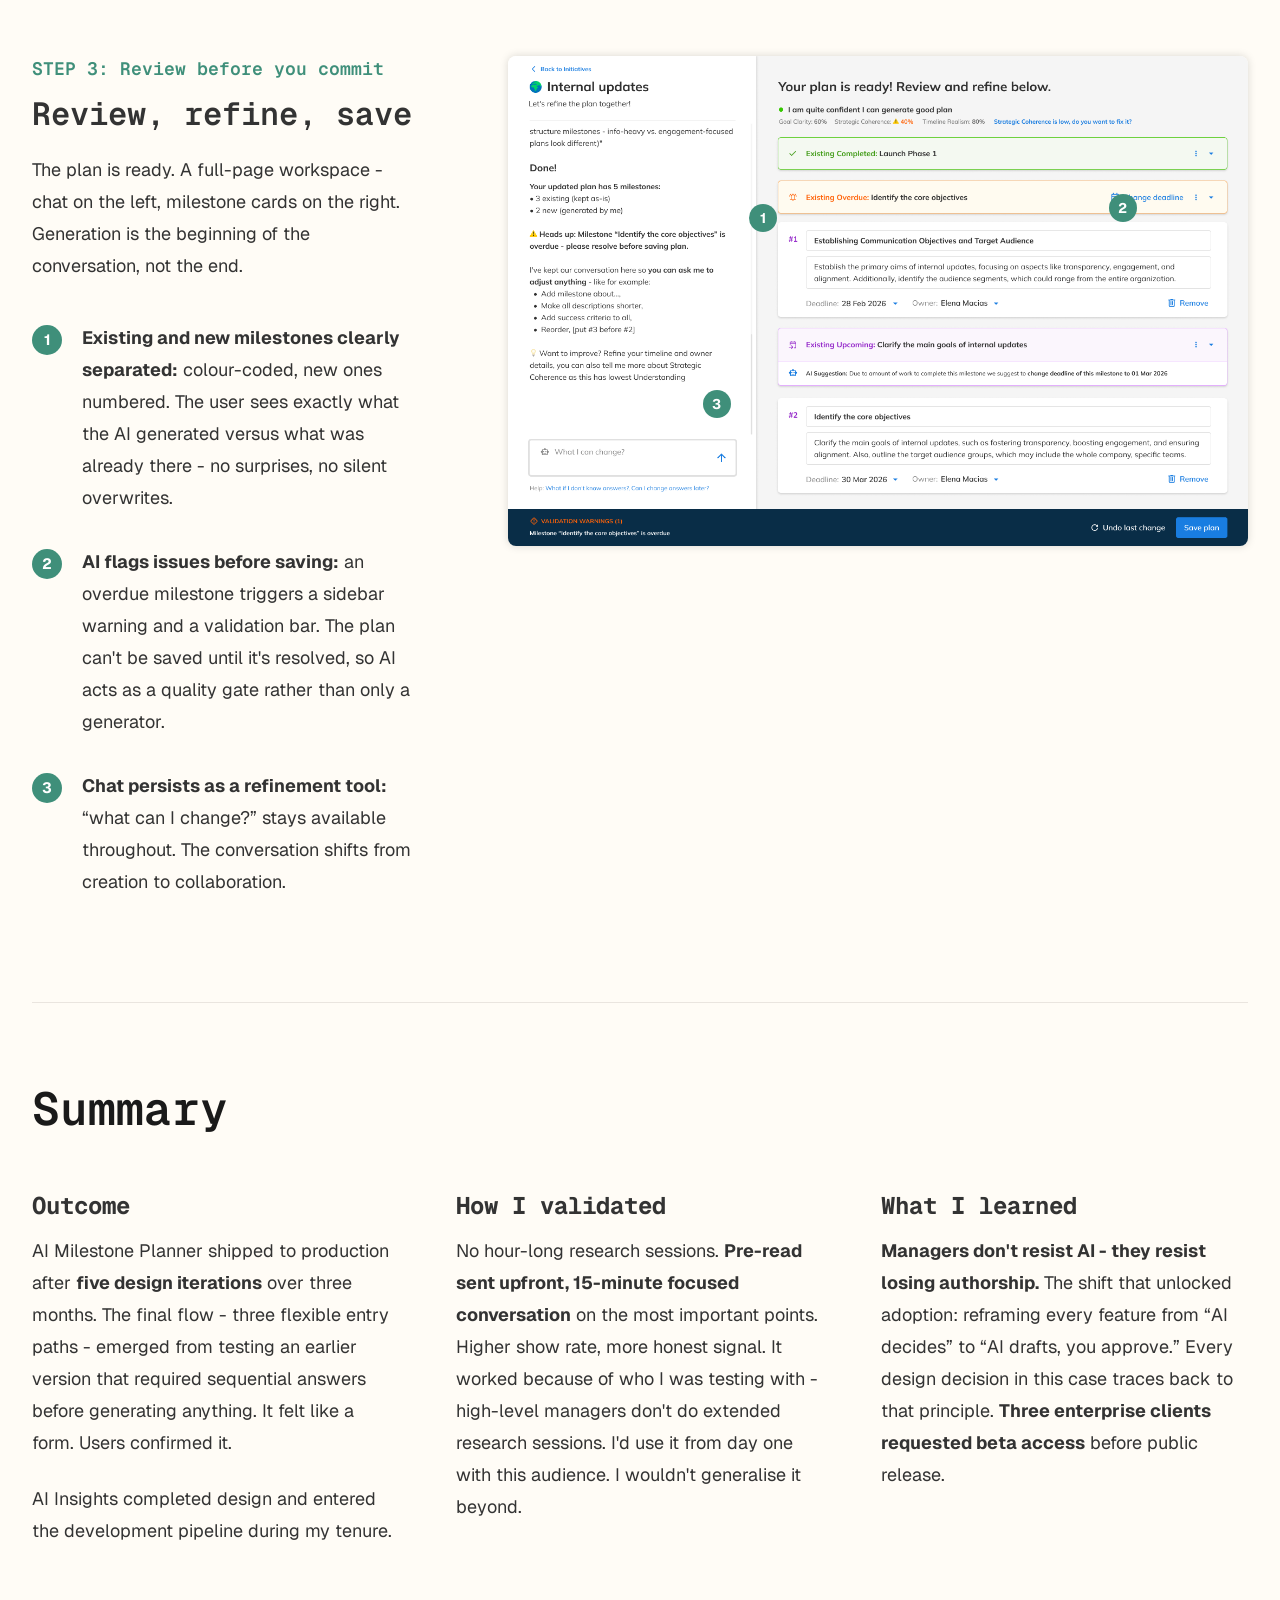
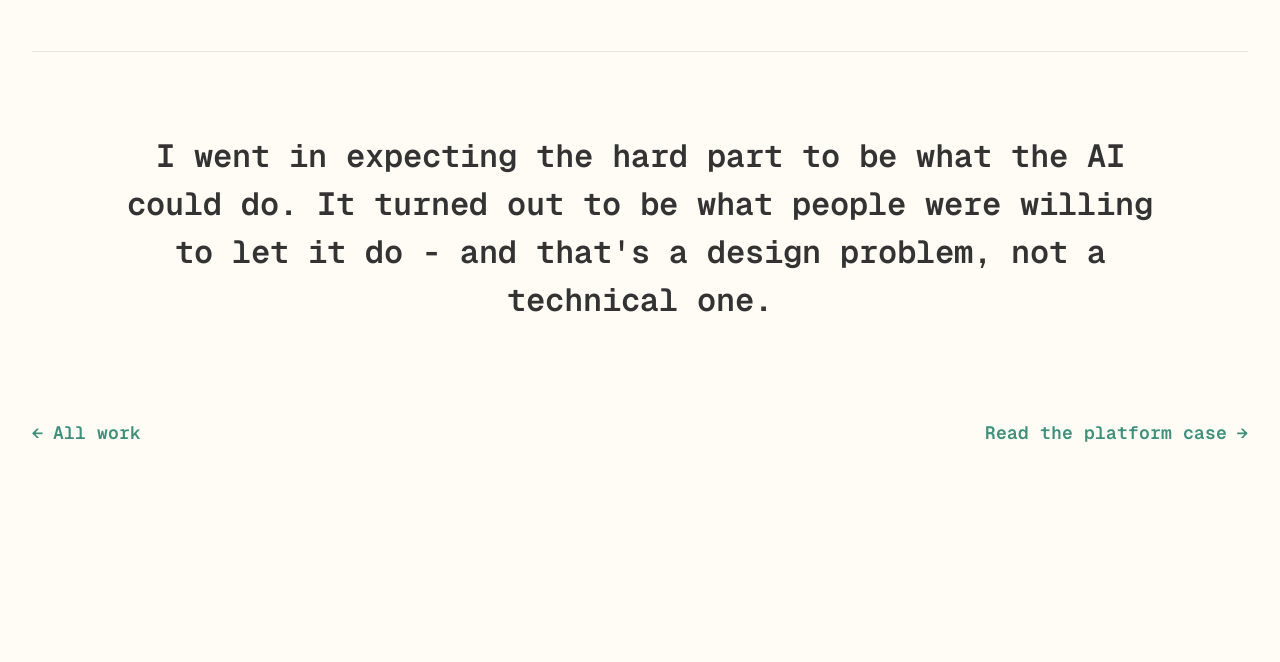
<file: case-ai.html>
<!doctype html>
<html lang="en">
<head>
<meta charset="utf-8">
<meta name="viewport" content="width=device-width, initial-scale=1">
<title>AI That Acts Before Problems Happen - Kamil Zagrodnik</title>
<meta name="description" content="Two AI features for an enterprise strategy platform: proactive risk detection and AI-generated milestone planning. Built on one rule - AI drafts, you approve.">
<link rel="preconnect" href="https://fonts.googleapis.com">
<link rel="preconnect" href="https://fonts.gstatic.com" crossorigin>
<link href="https://fonts.googleapis.com/css2?family=Geist+Mono:wght@400;500;600;700&family=Geist:wght@400;600;700&display=swap" rel="stylesheet">
<link rel="icon" href="favicon.svg" type="image/svg+xml">
<meta property="og:type" content="website">
<meta property="og:title" content="AI That Acts Before Problems Happen">
<meta property="og:description" content="Two AI features for an enterprise strategy platform, built on one rule - AI drafts, you approve.">
<meta property="og:image" content="https://kamilzagrodnik.com/og-image.png">
<meta property="og:url" content="https://kamilzagrodnik.com/case-ai.html">
<meta name="twitter:card" content="summary_large_image">
<link rel="stylesheet" href="styles.css">
<!-- Microsoft Clarity -->
<script type="text/javascript">
  (function(c,l,a,r,i,t,y){
      c[a]=c[a]||function(){(c[a].q=c[a].q||[]).push(arguments)};
      t=l.createElement(r);t.async=1;t.src="https://www.clarity.ms/tag/"+i;
      y=l.getElementsByTagName(r)[0];y.parentNode.insertBefore(t,y);
  })(window, document, "clarity", "script", "wtmmx0fonj");
</script>

<!-- Google Analytics 4 -->
<script async src="https://www.googletagmanager.com/gtag/js?id=G-CGJWFQN2T9"></script>
<script>
  window.dataLayer = window.dataLayer || [];
  function gtag(){dataLayer.push(arguments);}
  gtag('js', new Date());
  gtag('config', 'G-CGJWFQN2T9');
</script>
</head>
<body>

<a class="skip" href="#main">Skip to content</a>

<header class="nav" id="nav">
  <div class="nav__inner">
    <a class="brand" href="index.html"><span>Kamil</span> <em>Zagrodnik</em></a>
    <nav class="nav__links" aria-label="Main">
      <a class="nav__link" href="index.html">Hello</a>
      <a class="nav__link" href="index.html#work">Work</a>
      <a class="nav__link" href="index.html#about">About</a>
      <a class="nav__link" href="Kamil_Zagrodnik_CV.pdf" target="_blank" rel="noopener">CV</a>
    </nav>
    <button class="nav__toggle" aria-expanded="false" aria-label="Open navigation">
      <span class="nav__toggle-bar"></span>
      <span class="nav__toggle-bar"></span>
      <span class="nav__toggle-bar"></span>
    </button>
  </div>
</header>
<div class="nav__overlay" aria-hidden="true"></div>

<main id="main" class="study">

  <!-- ===================== HERO ===================== -->
  <header class="study__hero">
    <div class="wrap">
      <p class="kicker">AI features · Enterprise SaaS · 2024-25</p>
      <h1 class="study__title">AI That Acts<br>Before Problems<br>Happen</h1>
    </div>
  </header>

  <!-- ===================== PROBLEM / DECISION ===================== -->
  <section class="split">
    <div class="wrap">
      <div class="split__grid">
        <div></div>
        <div>
          <h2 class="block-label">The Problem</h2>
          <p>Organizations tracked dozens of strategic initiatives - but problems were only discovered
            when it was too late. Managers spent hours manually reviewing status. Milestone planning
            was guesswork. <strong>The platform was reactive:</strong> it showed what happened, not
            what would happen.</p>

          <h2 class="block-label block-label--gap">The Decision</h2>
          <p>A dedicated AI page was the suggested direction - easier to build, easier to scope.
            I proposed <strong>embedding insights into existing views</strong> instead: pulling
            managers out of their workflow creates high risk of disengagement. I presented the
            rationale, CEO aligned. AI lives in Strategic Plan, Initiative Details, and My Page.</p>
        </div>
      </div>
    </div>
  </section>

  <div class="wrap"><hr class="rule rule--full"></div>

  <!-- ===================== SECTION 1 ===================== -->
  <section class="chapter">
    <div class="wrap">
      <div class="split__grid">
        <div>
          <p class="kicker">Same feature, 3 locations</p>
          <h2 class="chapter__title">Proactive<br>Insights</h2>
        </div>
        <p class="chapter__intro"><strong>Three entry points. Insights surface where the work already
          lives</strong> - Strategic Plan for executives scanning across the portfolio, Initiative
          Details for managers reviewing specific projects, My Page for owners tracking their own
          commitments. No separate AI dashboard. No new habit to build.</p>
      </div>
    </div>
  </section>

  <!-- switcher -->
  <section class="pov" data-pov>
    <div class="wrap">
      <div class="split__grid split__grid--top">

        <div class="pov__side">
          <p class="pov__label">Point of view for:</p>
          <div class="pov__tabs" role="tablist" aria-label="Point of view">
            <button class="pov__tab is-on" role="tab" id="tab-ceo"   aria-controls="panel-ceo"   aria-selected="true"  data-view="ceo">CEO</button>
            <button class="pov__tab"       role="tab" id="tab-exec"  aria-controls="panel-exec"  aria-selected="false" tabindex="-1" data-view="exec">Executive</button>
            <button class="pov__tab"       role="tab" id="tab-owner" aria-controls="panel-owner" aria-selected="false" tabindex="-1" data-view="owner">Owner</button>
          </div>
          <p class="pov__view" data-pov-view aria-live="polite">View: Strategic Plan</p>

          <!-- CEO -->
          <div class="pov__panel is-on" id="panel-ceo" role="tabpanel" aria-labelledby="tab-ceo" data-panel="ceo">
            <p class="pov__intro">The CEO opens Strategic Plan to scan 20+ initiatives. The question
              isn't &ldquo;what happened?&rdquo; - it's <strong>&ldquo;what needs my attention right
              now?&rdquo;</strong></p>
            <ol class="ann">
              <li data-i="1"><strong>Grouped by severity:</strong> critical first, then warning.
                Sorting eliminates the need to mentally filter a mixed list.</li>
              <li data-i="2"><strong>Each card, three layers:</strong> badge gives 1-second triage.
                Name gives context. Bullets give enough detail to act, delegate or monitor.</li>
              <li data-i="3"><strong>Inline badges, exception only:</strong> no badge means good news.
                Anything visible demands attention - nothing else does.</li>
              <li data-i="4"><strong>Dual encoding:</strong> bar colour is completion, badge is health.
                Two different questions - merging them would make &ldquo;red&rdquo; ambiguous.</li>
            </ol>
          </div>

          <!-- Executive -->
          <div class="pov__panel" id="panel-exec" role="tabpanel" aria-labelledby="tab-exec" data-panel="exec">
            <p class="pov__intro">The executive already knows what's at risk - now they need to
              understand why. Initiative Details shows the full picture of a single initiative
              <strong>before the next review call.</strong></p>
            <ol class="ann">
              <li data-i="1"><strong>Verdict banner:</strong> a one-word verdict answers &ldquo;is this
                healthy?&rdquo; in one second. The five-area breakdown answers &ldquo;what kind of
                problem, exactly?&rdquo;</li>
              <li data-i="2"><strong>Progressive disclosure:</strong> health score collapsed by default,
                summary shows only what's wrong. Full breakdown available on click - regular users skip
                it, new users learn without clutter.</li>
              <li data-i="3"><strong>Bullet points with specific evidence:</strong> &ldquo;3 overdue
                milestones, avg 12 days late&rdquo; transforms AI from an oracle into an auditable
                assistant. Users can verify, dismiss or escalate with facts.</li>
            </ol>
          </div>

          <!-- Owner -->
          <div class="pov__panel" id="panel-owner" role="tabpanel" aria-labelledby="tab-owner" data-panel="owner">
            <p class="pov__intro">My Page - the owner's lens. Everything that needs attention today,
              nothing that doesn't.</p>
            <ol class="ann">
              <li data-i="1"><strong>Summary bar counts only your initiatives:</strong> Strategic Plan
                answers &ldquo;how is the portfolio doing?&rdquo; My Page answers &ldquo;how am I doing
                today?&rdquo; The scope is intentional - other teams' health is noise here.</li>
              <li data-i="2"><strong>Flat prioritised action list:</strong> owners are in executional
                mode - &ldquo;tell me what to do now.&rdquo; The card pattern from Strategic Plan was
                tested and rejected: a flat list gets to the first action in 5-10 seconds.</li>
              <li data-i="3"><strong>Every action includes a &ldquo;why&rdquo;:</strong> not just what
                to do, but why it matters. Owners learn to recognise patterns rather than clear a list.
                Over time the system builds intuition.</li>
            </ol>
          </div>
        </div>

        <div class="pov__media">
          <figure class="shot is-on" data-shot="ceo">
            <img src="img/ai-strategic-plan.png" alt="Strategic Plan with AI Insights"
                 width="740" height="629" decoding="async">
            <span class="pin" data-i="1" style="--x:56.4%;--y:22.8%">1</span>
            <span class="pin" data-i="2" style="--x:45.5%;--y:43.2%">2</span>
            <span class="pin" data-i="3" style="--x:28.1%;--y:71.4%">3</span>
            <span class="pin" data-i="4" style="--x:48.1%;--y:86.3%">4</span>
          </figure>
          <figure class="shot" data-shot="exec">
            <img src="img/ai-exec.png" alt="Initiative Details with AI Insights"
                 width="740" height="846" loading="lazy" decoding="async">
            <span class="pin" data-i="1" style="--x:24.7%;--y:47.0%">1</span>
            <span class="pin" data-i="2" style="--x:76.8%;--y:49.6%">2</span>
            <span class="pin" data-i="3" style="--x:54.2%;--y:57.6%">3</span>
          </figure>
          <figure class="shot" data-shot="owner">
            <img src="img/ai-owner.png" alt="My Page with AI Insights"
                 width="740" height="676" loading="lazy" decoding="async">
            <span class="pin" data-i="1" style="--x:73.4%;--y:20.7%">1</span>
            <span class="pin" data-i="2" style="--x:2.7%;--y:34.0%">2</span>
            <span class="pin" data-i="3" style="--x:33.8%;--y:39.1%">3</span>
          </figure>
        </div>

      </div>
    </div>
  </section>

  <div class="wrap"><hr class="rule rule--full"></div>

  <!-- ===================== SECTION 2 ===================== -->
  <section class="chapter">
    <div class="wrap">
      <div class="split__grid">
        <div>
          <p class="kicker">From a sentence to a roadmap</p>
          <h2 class="chapter__title">Milestone<br>Planner</h2>
        </div>
        <p class="chapter__intro">Generates structured milestone roadmaps for strategic initiatives -
          <strong>turning a goal description into an actionable plan.</strong> Existing milestones are
          preserved; only new ones are generated, and the user reviews and edits before anything is
          committed. The critical design challenge wasn't AI capability - it was trust. Enterprise
          users are accountable to their organisations for execution outcomes, and AI has to support
          that judgment rather than substitute for it.</p>
      </div>
    </div>
  </section>

  <!-- STEP 1 -->
  <section class="step">
    <div class="wrap">
      <div class="split__grid split__grid--top">
        <div>
          <p class="kicker">STEP 1: Context before questions</p>
          <h3 class="step__title">AI reads the room</h3>
          <p class="step__intro">The manager describes a goal in plain language. In seconds, the
            platform returns a structured milestone roadmap - ready to review, edit and confirm.
            No templates, no forms.</p>
          <ol class="ann">
            <li data-i="1"><strong>AI shows its starting point first:</strong> before asking anything,
              the system surfaces what it already extracted - purpose, goal, gaps. The user isn't
              repeating themselves, and trust is established before the first input.</li>
            <li data-i="2"><strong>Three entry paths, no forced sequence:</strong> share rough ideas,
              answer questions, or generate immediately and refine later. An early version required
              five sequential answers - it felt like a form, and users said so.</li>
            <li data-i="3"><strong>Understanding Level:</strong> a real-time score across Goal Clarity,
              Coherence and Timeline Realism. Not a gate - it shows why a plan might be weak, not just
              that it is.</li>
          </ol>
        </div>
        <figure class="shot">
          <img src="img/ai-step1.png" alt="Milestone Planner, step one" width="740" height="806"
               loading="lazy" decoding="async">
          <span class="pin" data-i="1" style="--x:40.7%;--y:22.8%">1</span>
          <span class="pin" data-i="2" style="--x:37.7%;--y:56.8%">2</span>
          <span class="pin" data-i="3" style="--x:63.5%;--y:91.8%">3</span>
        </figure>
      </div>
    </div>
  </section>

  <!-- STEP 2 -->
  <section class="step">
    <div class="wrap">
      <div class="split__grid split__grid--top">
        <div>
          <p class="kicker">STEP 2: Conversation shapes the plan</p>
          <h3 class="step__title">Refinement<br>in real time</h3>
          <p class="step__intro">The AI doesn't wait for perfect input - it asks. Targeted questions
            based on what was already shared, until there's enough context to build a solid plan.</p>
          <ol class="ann">
            <li data-i="1"><strong>Adaptive conversation, not a checklist:</strong> no fixed sequence.
              It continues until there's enough context to build a solid plan.</li>
            <li data-i="2"><strong>Question rationale is visible:</strong> &ldquo;this helps me
              structure milestones - info-heavy vs engagement-focused plans look different.&rdquo;
              One sentence that turns a black box into a collaborator.</li>
            <li data-i="3"><strong>Generate always available:</strong> the user decides when enough is
              enough - no forced completion, no minimum threshold.</li>
          </ol>
        </div>
        <figure class="shot">
          <img src="img/ai-step2.png" alt="Milestone Planner, step two" width="740" height="776"
               loading="lazy" decoding="async">
          <span class="pin" data-i="1" style="--x:2.4%;--y:44.1%">1</span>
          <span class="pin" data-i="2" style="--x:84.1%;--y:60.6%">2</span>
          <span class="pin" data-i="3" style="--x:73.4%;--y:89.9%">3</span>
        </figure>
      </div>
    </div>
  </section>

  <!-- STEP 3 -->
  <section class="step">
    <div class="wrap">
      <div class="split__grid split__grid--top">
        <div>
          <p class="kicker">STEP 3: Review before you commit</p>
          <h3 class="step__title">Review, refine, save</h3>
          <p class="step__intro">The plan is ready. A full-page workspace - chat on the left, milestone
            cards on the right. Generation is the beginning of the conversation, not the end.</p>
          <ol class="ann">
            <li data-i="1"><strong>Existing and new milestones clearly separated:</strong> colour-coded,
              new ones numbered. The user sees exactly what the AI generated versus what was already
              there - no surprises, no silent overwrites.</li>
            <li data-i="2"><strong>AI flags issues before saving:</strong> an overdue milestone triggers
              a sidebar warning and a validation bar. The plan can't be saved until it's resolved, so
              AI acts as a quality gate rather than only a generator.</li>
            <li data-i="3"><strong>Chat persists as a refinement tool:</strong> &ldquo;what can I
              change?&rdquo; stays available throughout. The conversation shifts from creation to
              collaboration.</li>
          </ol>
        </div>
        <figure class="shot">
          <img src="img/ai-step3.png" alt="Milestone Planner, step three" width="740" height="490"
               loading="lazy" decoding="async">
          <span class="pin" data-i="1" style="--x:34.5%;--y:33.0%">1</span>
          <span class="pin" data-i="2" style="--x:83.1%;--y:31.0%">2</span>
          <span class="pin" data-i="3" style="--x:28.2%;--y:71.0%">3</span>
        </figure>
      </div>
    </div>
  </section>

  <div class="wrap"><hr class="rule rule--full"></div>

  <!-- ===================== SUMMARY ===================== -->
  <section class="summary">
    <div class="wrap">
      <h2 class="section-title">Summary</h2>
      <div class="summary__grid">
        <div>
          <h3 class="block-label">Outcome</h3>
          <p>AI Milestone Planner shipped to production after <strong>five design iterations</strong>
            over three months. The final flow - three flexible entry paths - emerged from testing an
            earlier version that required sequential answers before generating anything. It felt like
            a form. Users confirmed it.</p>
          <p>AI Insights completed design and entered the development pipeline during my tenure.</p>
        </div>
        <div>
          <h3 class="block-label">How I validated</h3>
          <p>No hour-long research sessions. <strong>Pre-read sent upfront, 15-minute focused
            conversation</strong> on the most important points. Higher show rate, more honest signal.
            It worked because of who I was testing with - high-level managers don't do extended
            research sessions. I'd use it from day one with this audience. I wouldn't generalise it
            beyond.</p>
        </div>
        <div>
          <h3 class="block-label">What I learned</h3>
          <p><strong>Managers don't resist AI - they resist losing authorship.</strong> The shift that
            unlocked adoption: reframing every feature from &ldquo;AI decides&rdquo; to &ldquo;AI
            drafts, you approve.&rdquo; Every design decision in this case traces back to that
            principle. <strong>Three enterprise clients requested beta access</strong> before public
            release.</p>
        </div>
      </div>
    </div>
  </section>

  <div class="wrap"><hr class="rule rule--full"></div>

  <!-- ===================== CLOSING ===================== -->
  <section class="closing">
    <div class="wrap">
      <p class="closing__note">I went in expecting the hard part to be what the AI could do. It turned
        out to be what people were willing to let it do - and that's a design problem, not a technical
        one.</p>
      <nav class="study__nav" aria-label="Case studies">
        <a class="go go--back" href="index.html#work"><span class="go__arw">&larr;</span> All work</a>
        <a class="go" href="case-platform.html">Read the platform case <span class="go__arw">&rarr;</span></a>
      </nav>
    </div>
  </section>

</main>

<script src="main.js"></script>
</body>
</html>
</file>
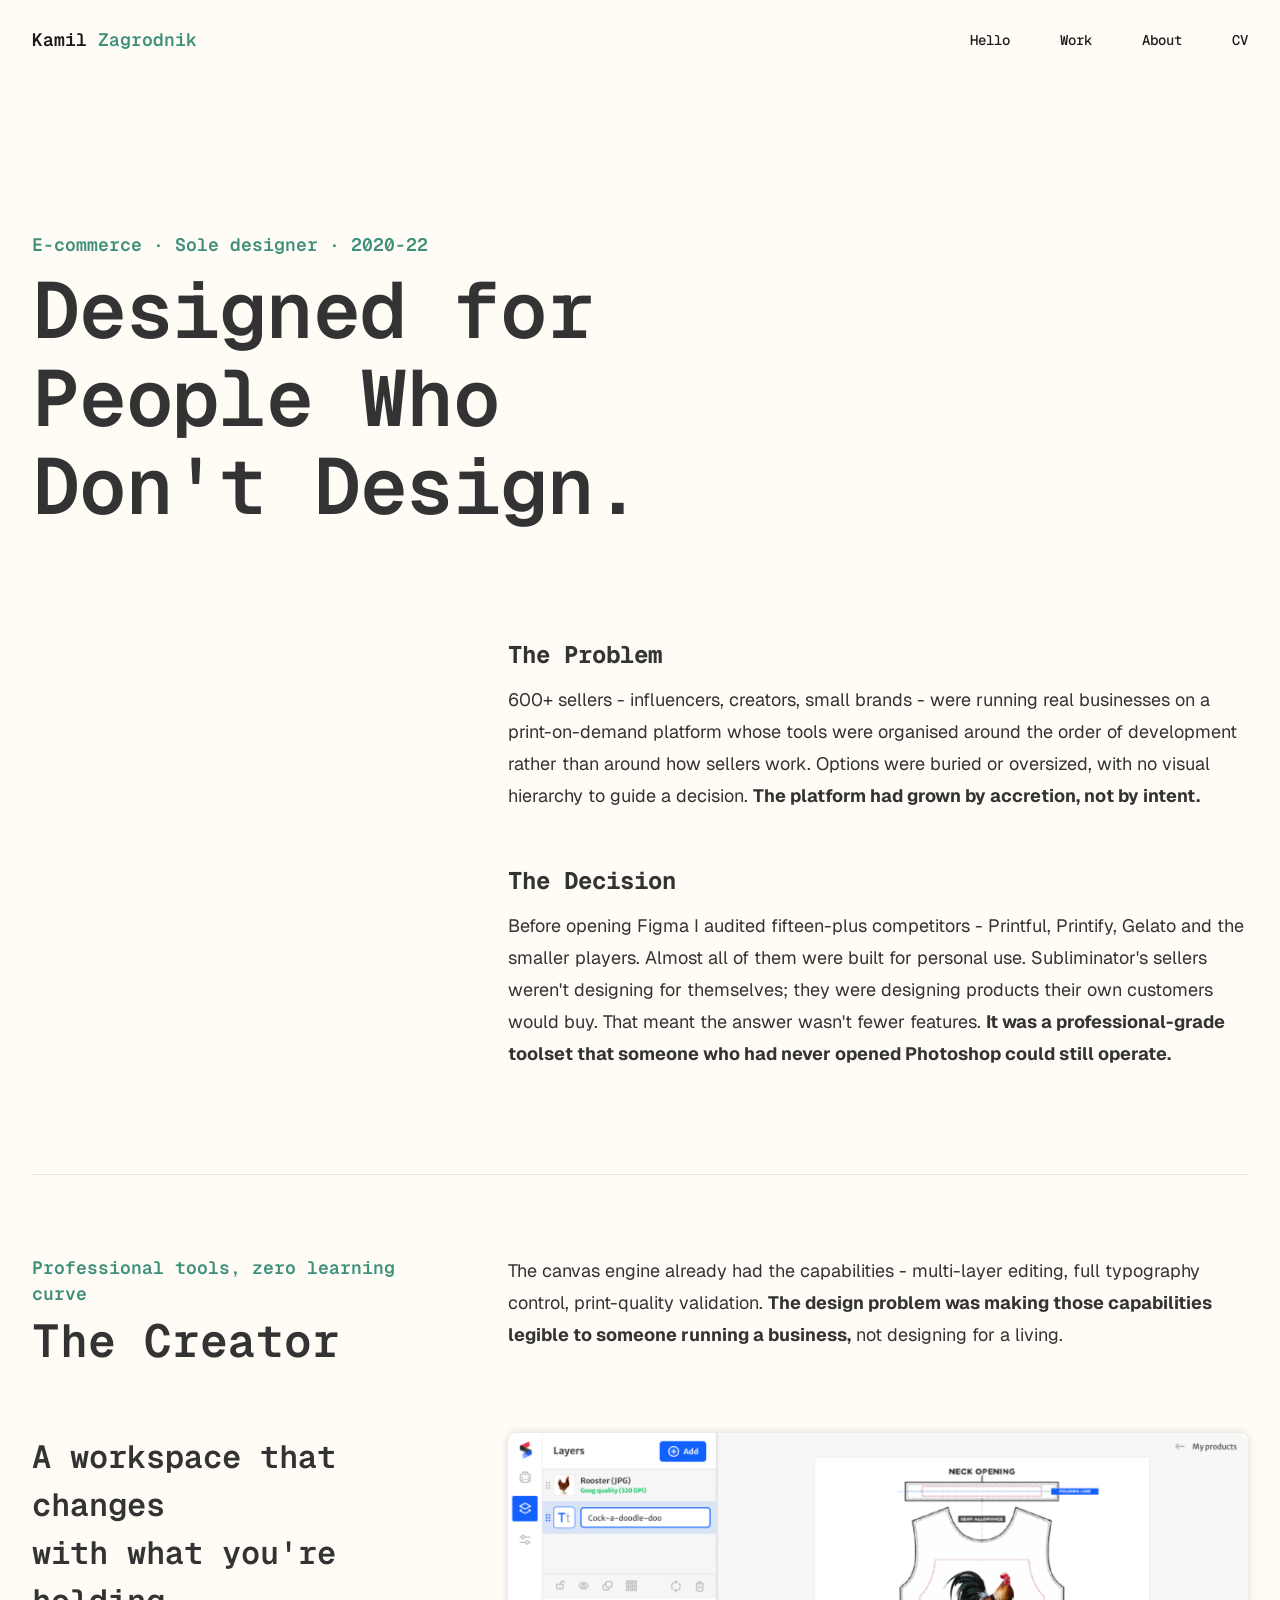
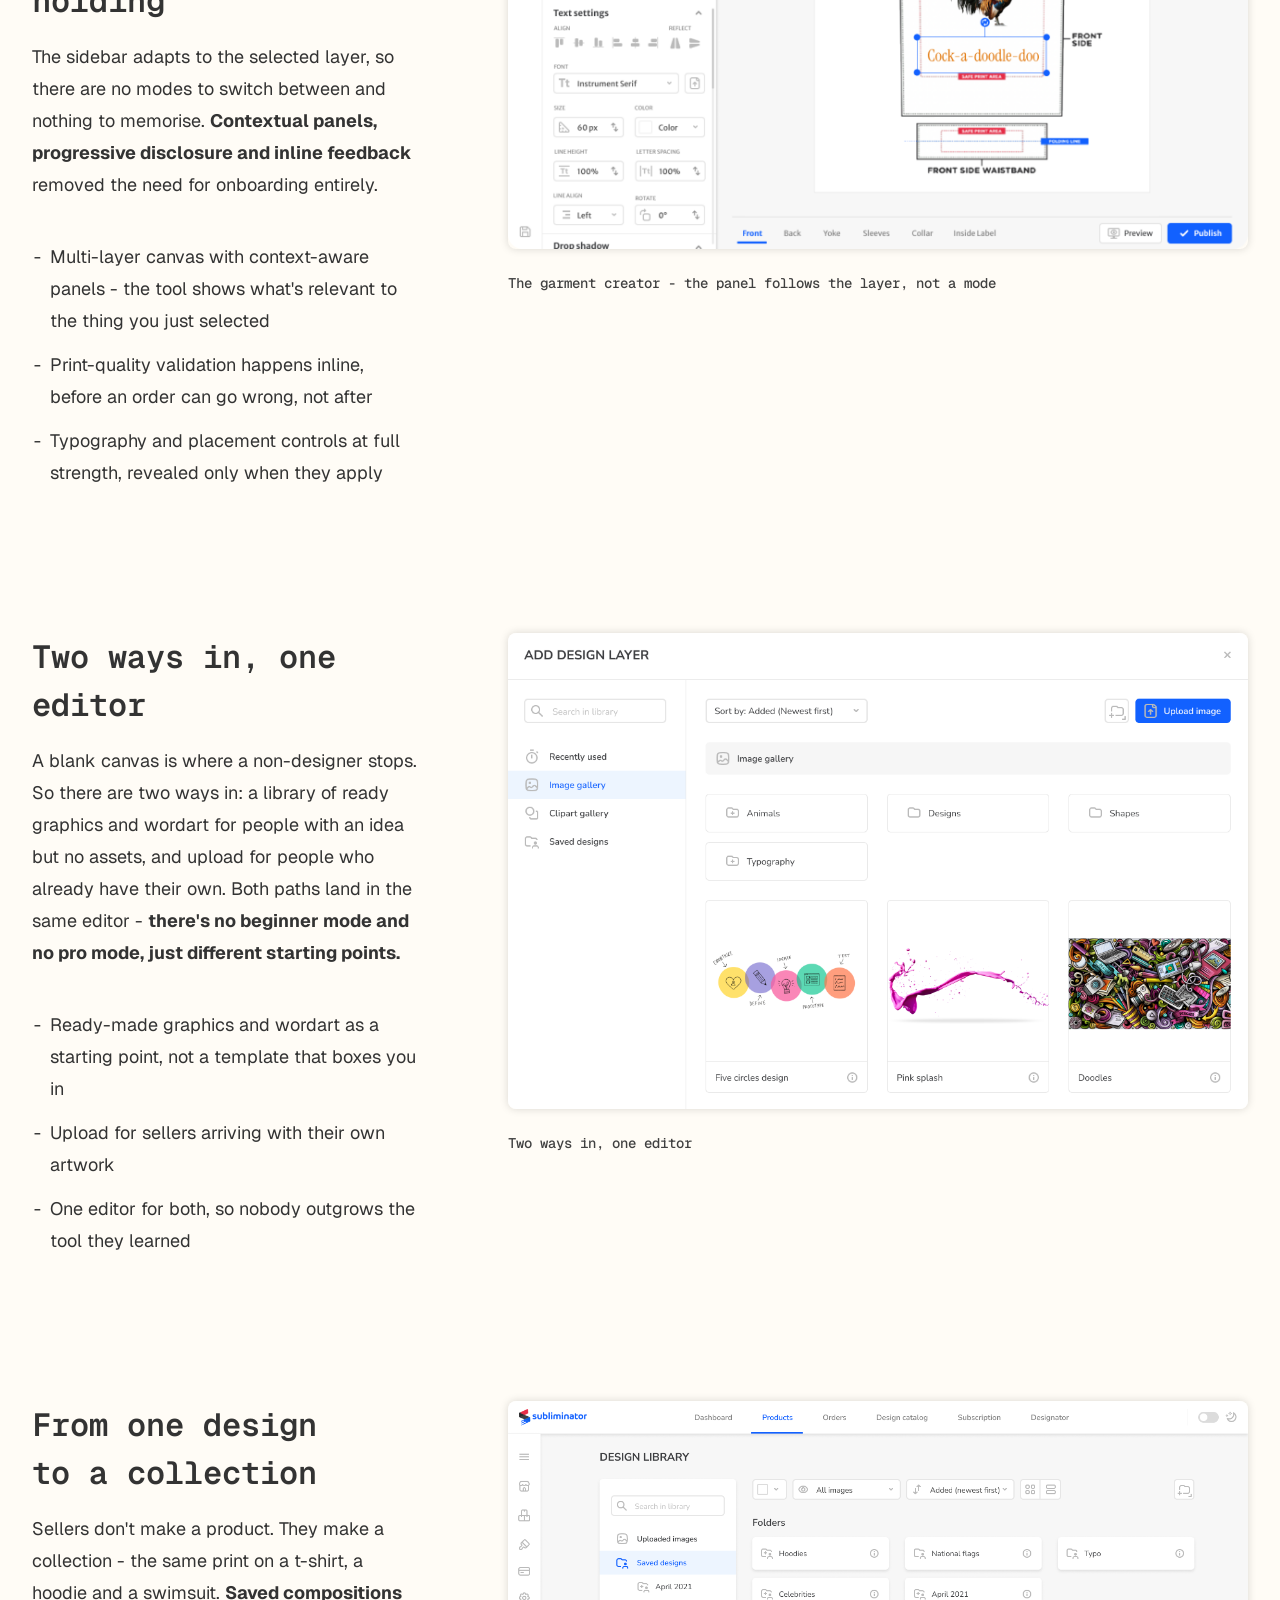
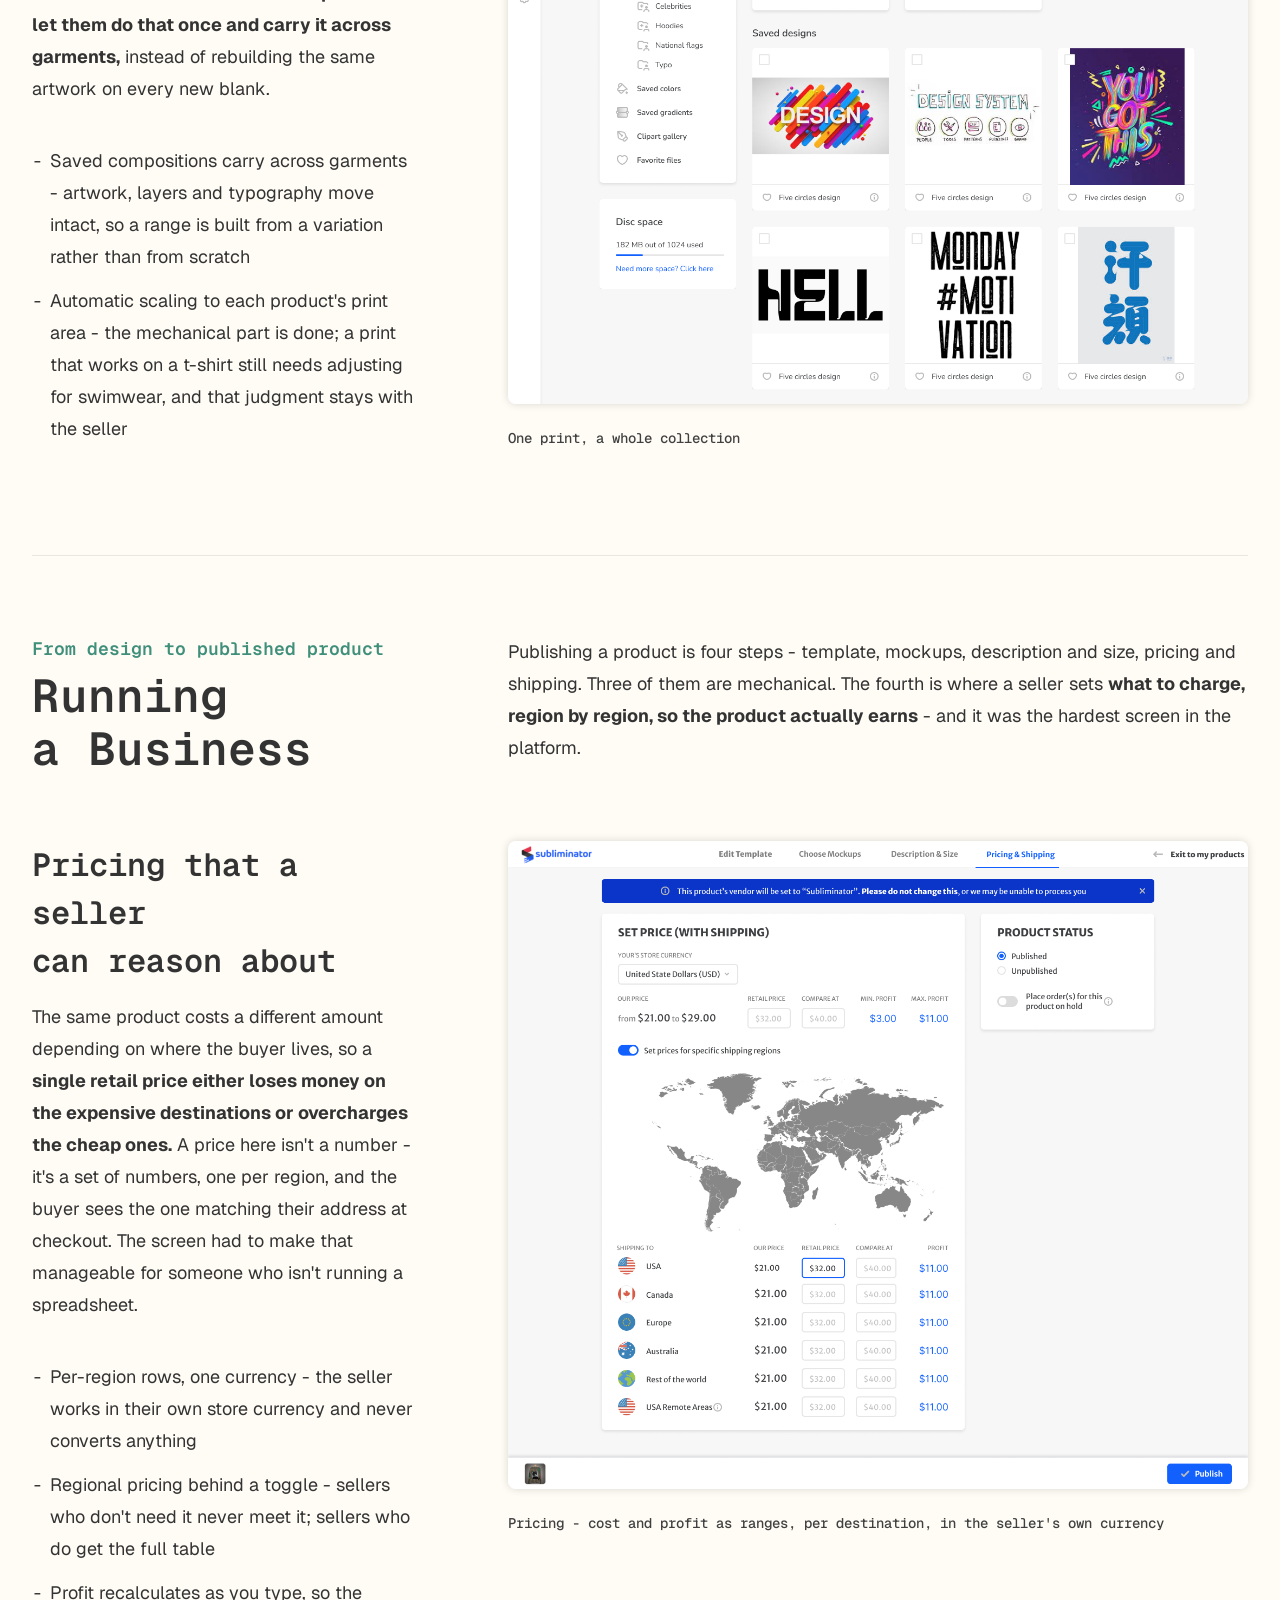
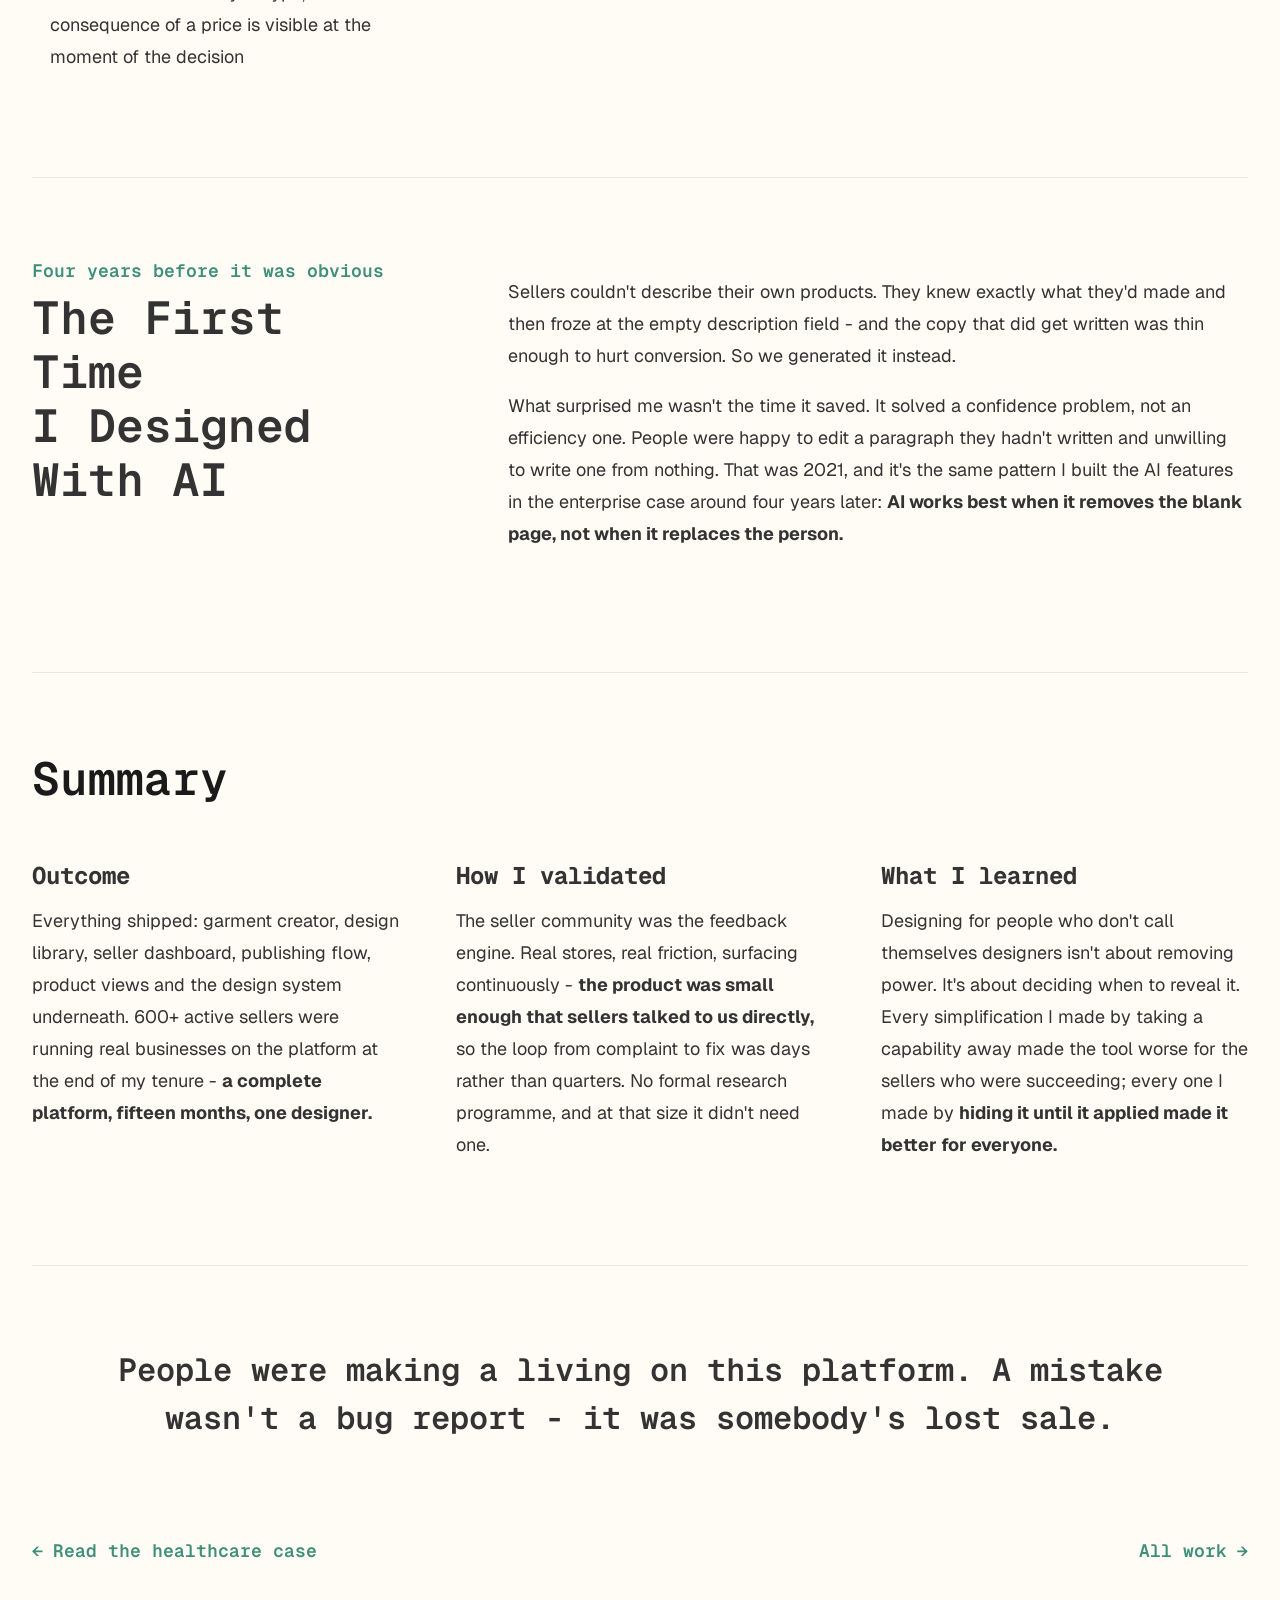
<file: case-ecommerce.html>
<!doctype html>
<html lang="en">
<head>
<meta charset="utf-8">
<meta name="viewport" content="width=device-width, initial-scale=1">
<title>Designed for People Who Don't Design - Kamil Zagrodnik</title>
<meta name="description" content="A print-on-demand platform for 600+ sellers running real businesses. Professional-grade tools for people who had never opened Photoshop. Sole designer, fifteen months.">
<link rel="preconnect" href="https://fonts.googleapis.com">
<link rel="preconnect" href="https://fonts.gstatic.com" crossorigin>
<link href="https://fonts.googleapis.com/css2?family=Geist+Mono:wght@400;500;600;700&family=Geist:wght@400;600;700&display=swap" rel="stylesheet">
<link rel="icon" href="favicon.svg" type="image/svg+xml">
<meta property="og:type" content="website">
<meta property="og:title" content="Designed for People Who Don't Design">
<meta property="og:description" content="A print-on-demand platform for 600+ sellers. Professional-grade tools for people who had never opened Photoshop.">
<meta property="og:image" content="https://kamilzagrodnik.com/og-image.png">
<meta property="og:url" content="https://kamilzagrodnik.com/case-ecommerce.html">
<meta name="twitter:card" content="summary_large_image">
<link rel="stylesheet" href="styles.css">
<!-- Microsoft Clarity -->
<script type="text/javascript">
  (function(c,l,a,r,i,t,y){
      c[a]=c[a]||function(){(c[a].q=c[a].q||[]).push(arguments)};
      t=l.createElement(r);t.async=1;t.src="https://www.clarity.ms/tag/"+i;
      y=l.getElementsByTagName(r)[0];y.parentNode.insertBefore(t,y);
  })(window, document, "clarity", "script", "wtmmx0fonj");
</script>

<!-- Google Analytics 4 -->
<script async src="https://www.googletagmanager.com/gtag/js?id=G-CGJWFQN2T9"></script>
<script>
  window.dataLayer = window.dataLayer || [];
  function gtag(){dataLayer.push(arguments);}
  gtag('js', new Date());
  gtag('config', 'G-CGJWFQN2T9');
</script>
</head>
<body>

<a class="skip" href="#main">Skip to content</a>

<header class="nav" id="nav">
  <div class="nav__inner">
    <a class="brand" href="index.html"><span>Kamil</span> <em>Zagrodnik</em></a>
    <nav class="nav__links" aria-label="Main">
      <a class="nav__link" href="index.html">Hello</a>
      <a class="nav__link" href="index.html#work">Work</a>
      <a class="nav__link" href="index.html#about">About</a>
      <a class="nav__link" href="Kamil_Zagrodnik_CV.pdf" target="_blank" rel="noopener">CV</a>
    </nav>
    <button class="nav__toggle" aria-expanded="false" aria-label="Open navigation">
      <span class="nav__toggle-bar"></span>
      <span class="nav__toggle-bar"></span>
      <span class="nav__toggle-bar"></span>
    </button>
  </div>
</header>
<div class="nav__overlay" aria-hidden="true"></div>

<main id="main" class="study">

  <!-- ===================== HERO ===================== -->
  <header class="study__hero">
    <div class="wrap">
      <p class="kicker">E-commerce · Sole designer · 2020-22</p>
      <h1 class="study__title">Designed for<br>People Who<br>Don't Design.</h1>
    </div>
  </header>

  <!-- ===================== PROBLEM / DECISION ===================== -->
  <section class="split">
    <div class="wrap">
      <div class="split__grid">
        <div></div>
        <div>
          <h2 class="block-label">The Problem</h2>
          <p>600+ sellers - influencers, creators, small brands - were running real businesses on a
            print-on-demand platform whose tools were organised around the order of development rather
            than around how sellers work. Options were buried or oversized, with no visual hierarchy
            to guide a decision. <strong>The platform had grown by accretion, not by intent.</strong></p>

          <h2 class="block-label block-label--gap">The Decision</h2>
          <p>Before opening Figma I audited fifteen-plus competitors - Printful, Printify, Gelato and
            the smaller players. Almost all of them were built for personal use. Subliminator's sellers
            weren't designing for themselves; they were designing products their own customers would
            buy. That meant the answer wasn't fewer features. <strong>It was a professional-grade
            toolset that someone who had never opened Photoshop could still operate.</strong></p>
        </div>
      </div>
    </div>
  </section>

  <div class="wrap"><hr class="rule rule--full"></div>

  <!-- ===================== CHAPTER 1 - THE CREATOR ===================== -->
  <section class="chapter">
    <div class="wrap">
      <div class="split__grid">
        <div>
          <p class="kicker">Professional tools, zero learning curve</p>
          <h2 class="chapter__title">The Creator</h2>
        </div>
        <p class="chapter__intro">The canvas engine already had the capabilities - multi-layer editing,
          full typography control, print-quality validation. <strong>The design problem was making
          those capabilities legible to someone running a business,</strong> not designing for a
          living.</p>
      </div>
    </div>
  </section>

  <!-- the workspace -->
  <section class="step">
    <div class="wrap">
      <div class="split__grid split__grid--top">
        <div>
          <h3 class="step__title">A workspace that changes<br>with what you're holding</h3>
          <p class="step__intro">The sidebar adapts to the selected layer, so there are no modes to
            switch between and nothing to memorise. <strong>Contextual panels, progressive disclosure
            and inline feedback</strong> removed the need for onboarding entirely.</p>
          <ul class="bullets">
            <li>Multi-layer canvas with context-aware panels - the tool shows what's relevant to the
              thing you just selected</li>
            <li>Print-quality validation happens inline, before an order can go wrong, not after</li>
            <li>Typography and placement controls at full strength, revealed only when they apply</li>
          </ul>
        </div>
        <figure class="shot">
          <img src="img/ec-creator.png" alt="The garment creator" width="740" height="416"
               loading="lazy" decoding="async">
          <figcaption>The garment creator - the panel follows the layer, not a mode</figcaption>
        </figure>
      </div>
    </div>
  </section>

  <!-- two ways in -->
  <section class="step">
    <div class="wrap">
      <div class="split__grid split__grid--top">
        <div>
          <h3 class="step__title">Two ways in, one editor</h3>
          <p class="step__intro">A blank canvas is where a non-designer stops. So there are two ways
            in: a library of ready graphics and wordart for people with an idea but no assets, and
            upload for people who already have their own. Both paths land in the same editor -
            <strong>there's no beginner mode and no pro mode, just different starting
            points.</strong></p>
          <ul class="bullets">
            <li>Ready-made graphics and wordart as a starting point, not a template that boxes you in</li>
            <li>Upload for sellers arriving with their own artwork</li>
            <li>One editor for both, so nobody outgrows the tool they learned</li>
          </ul>
        </div>
        <figure class="shot">
          <img src="img/ec-library.png" alt="The design library" width="740" height="476"
               loading="lazy" decoding="async">
          <figcaption>Two ways in, one editor</figcaption>
        </figure>
      </div>
    </div>
  </section>

  <!-- collections -->
  <section class="step">
    <div class="wrap">
      <div class="split__grid split__grid--top">
        <div>
          <h3 class="step__title">From one design<br>to a collection</h3>
          <p class="step__intro">Sellers don't make a product. They make a collection - the same print
            on a t-shirt, a hoodie and a swimsuit. <strong>Saved compositions let them do that once and
            carry it across garments,</strong> instead of rebuilding the same artwork on every new
            blank.</p>
          <ul class="bullets">
            <li>Saved compositions carry across garments - artwork, layers and typography move intact,
              so a range is built from a variation rather than from scratch</li>
            <li>Automatic scaling to each product's print area - the mechanical part is done; a print
              that works on a t-shirt still needs adjusting for swimwear, and that judgment stays with
              the seller</li>
          </ul>
        </div>
        <figure class="shot">
          <img src="img/ec-collection.png" alt="One print applied across a collection"
               width="740" height="602" loading="lazy" decoding="async">
          <figcaption>One print, a whole collection</figcaption>
        </figure>
      </div>
    </div>
  </section>

  <div class="wrap"><hr class="rule rule--full"></div>

  <!-- ===================== CHAPTER 2 - RUNNING A BUSINESS ===================== -->
  <section class="chapter">
    <div class="wrap">
      <div class="split__grid">
        <div>
          <p class="kicker">From design to published product</p>
          <h2 class="chapter__title">Running<br>a Business</h2>
        </div>
        <p class="chapter__intro">Publishing a product is four steps - template, mockups, description
          and size, pricing and shipping. Three of them are mechanical. The fourth is where a seller
          sets <strong>what to charge, region by region, so the product actually earns</strong> - and
          it was the hardest screen in the platform.</p>
      </div>
    </div>
  </section>

  <section class="step">
    <div class="wrap">
      <div class="split__grid split__grid--top">
        <div>
          <h3 class="step__title">Pricing that a seller<br>can reason about</h3>
          <p class="step__intro">The same product costs a different amount depending on where the buyer
            lives, so a <strong>single retail price either loses money on the expensive destinations or
            overcharges the cheap ones.</strong> A price here isn't a number - it's a set of numbers,
            one per region, and the buyer sees the one matching their address at checkout. The screen
            had to make that manageable for someone who isn't running a spreadsheet.</p>
          <ul class="bullets">
            <li>Per-region rows, one currency - the seller works in their own store currency and never
              converts anything</li>
            <li>Regional pricing behind a toggle - sellers who don't need it never meet it; sellers who
              do get the full table</li>
            <li>Profit recalculates as you type, so the consequence of a price is visible at the moment
              of the decision</li>
          </ul>
        </div>
        <figure class="shot">
          <img src="img/ec-pricing.png" alt="Pricing and shipping step" width="740" height="648"
               loading="lazy" decoding="async">
          <figcaption>Pricing - cost and profit as ranges, per destination, in the seller's own currency</figcaption>
        </figure>
      </div>
    </div>
  </section>

  <div class="wrap"><hr class="rule rule--full"></div>

  <!-- ===================== CHAPTER 3 - AI ===================== -->
  <section class="chapter">
    <div class="wrap">
      <div class="split__grid">
        <div>
          <p class="kicker">Four years before it was obvious</p>
          <h2 class="chapter__title">The First Time<br>I Designed<br>With AI</h2>
        </div>
        <div class="chapter__intro">
          <p>Sellers couldn't describe their own products. They knew exactly what they'd made and then
            froze at the empty description field - and the copy that did get written was thin enough
            to hurt conversion. So we generated it instead.</p>
          <p>What surprised me wasn't the time it saved. It solved a confidence problem, not an
            efficiency one. People were happy to edit a paragraph they hadn't written and unwilling to
            write one from nothing. That was 2021, and it's the same pattern I built the AI features in
            the enterprise case around four years later: <strong>AI works best when it removes the
            blank page, not when it replaces the person.</strong></p>
        </div>
      </div>
    </div>
  </section>

  <div class="wrap"><hr class="rule rule--full"></div>

  <!-- ===================== SUMMARY ===================== -->
  <section class="summary">
    <div class="wrap">
      <h2 class="section-title">Summary</h2>
      <div class="summary__grid">
        <div>
          <h3 class="block-label">Outcome</h3>
          <p>Everything shipped: garment creator, design library, seller dashboard, publishing flow,
            product views and the design system underneath. 600+ active sellers were running real
            businesses on the platform at the end of my tenure - <strong>a complete platform, fifteen
            months, one designer.</strong></p>
        </div>
        <div>
          <h3 class="block-label">How I validated</h3>
          <p>The seller community was the feedback engine. Real stores, real friction, surfacing
            continuously - <strong>the product was small enough that sellers talked to us
            directly,</strong> so the loop from complaint to fix was days rather than quarters. No
            formal research programme, and at that size it didn't need one.</p>
        </div>
        <div>
          <h3 class="block-label">What I learned</h3>
          <p>Designing for people who don't call themselves designers isn't about removing power. It's
            about deciding when to reveal it. Every simplification I made by taking a capability away
            made the tool worse for the sellers who were succeeding; every one I made by <strong>hiding
            it until it applied made it better for everyone.</strong></p>
        </div>
      </div>
    </div>
  </section>

  <div class="wrap"><hr class="rule rule--full"></div>

  <!-- ===================== CLOSING ===================== -->
  <section class="closing">
    <div class="wrap">
      <p class="closing__note">People were making a living on this platform. A mistake wasn't a bug
        report - it was somebody's lost sale.</p>
      <nav class="study__nav" aria-label="Case studies">
        <a class="go go--back" href="case-healthcare.html"><span class="go__arw">&larr;</span> Read the healthcare case</a>
        <a class="go" href="index.html#work">All work <span class="go__arw">&rarr;</span></a>
      </nav>
    </div>
  </section>

</main>

<script src="main.js"></script>
</body>
</html>
</file>
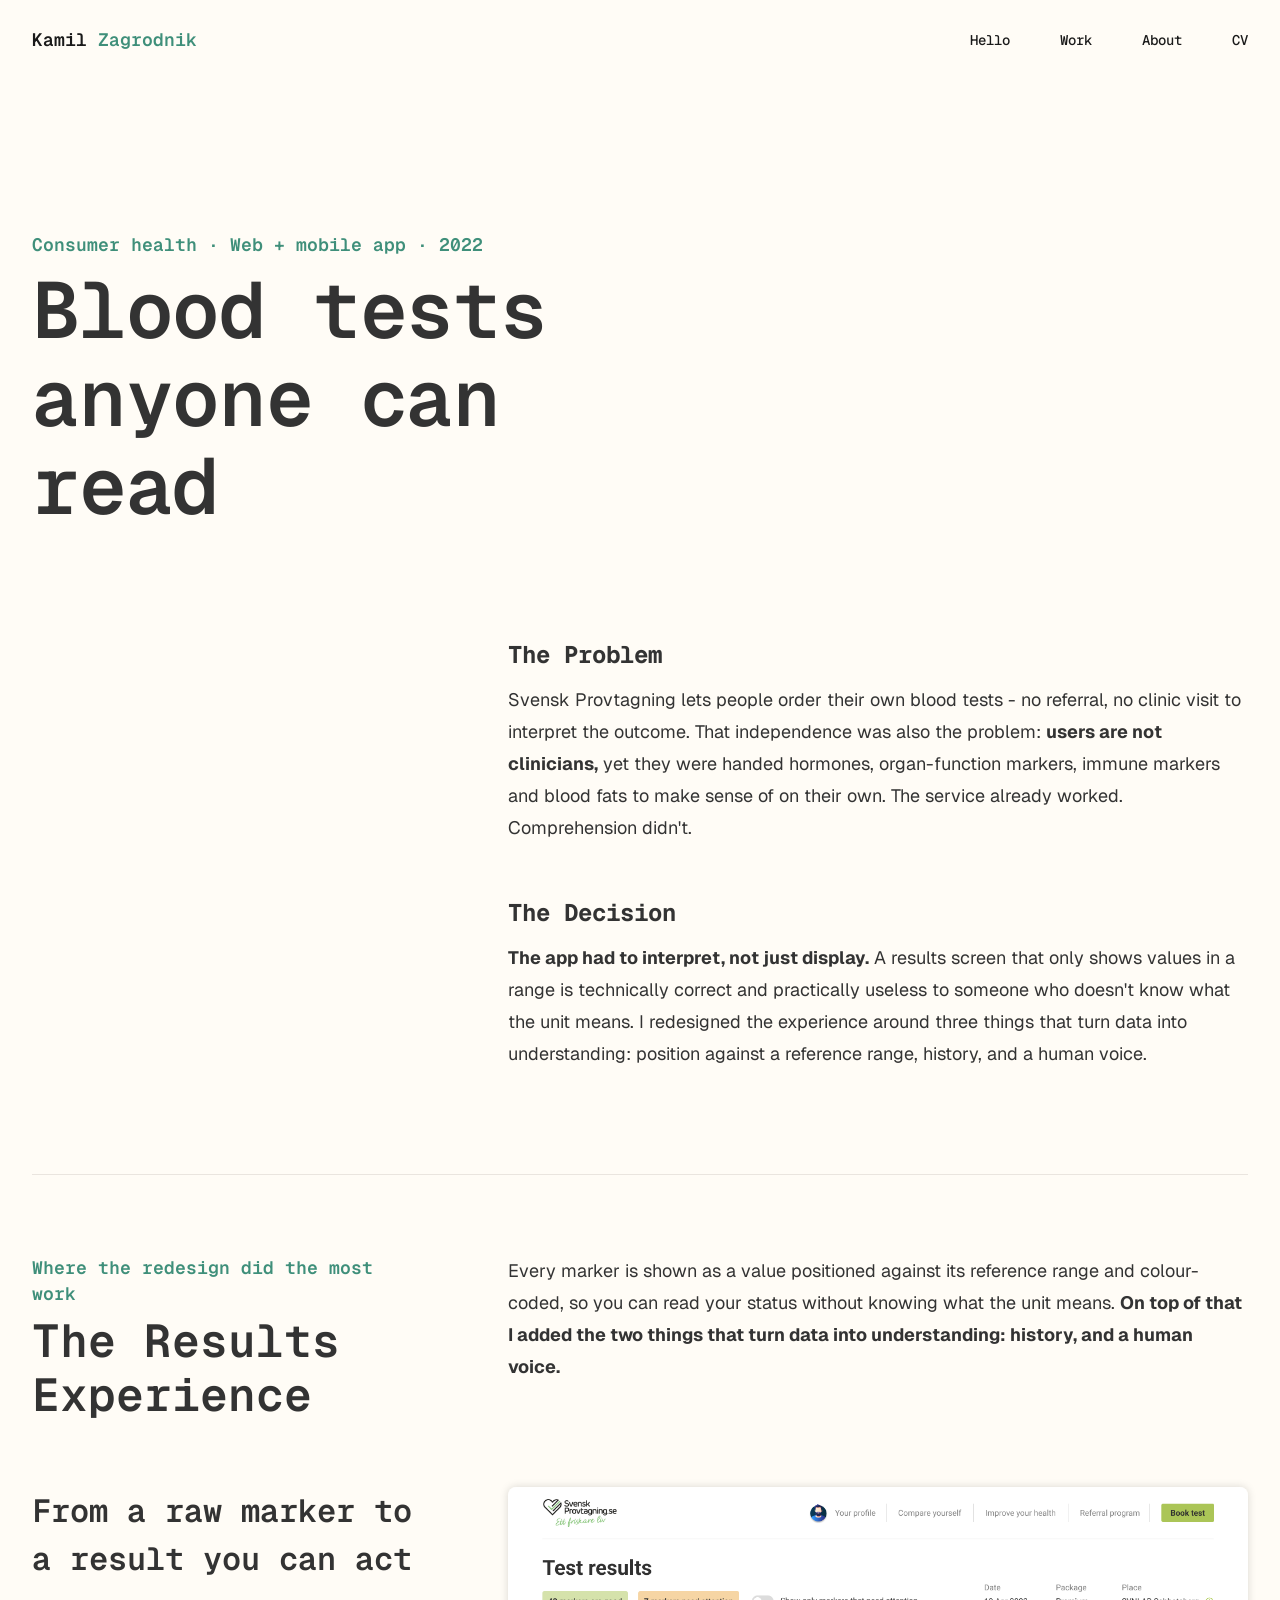
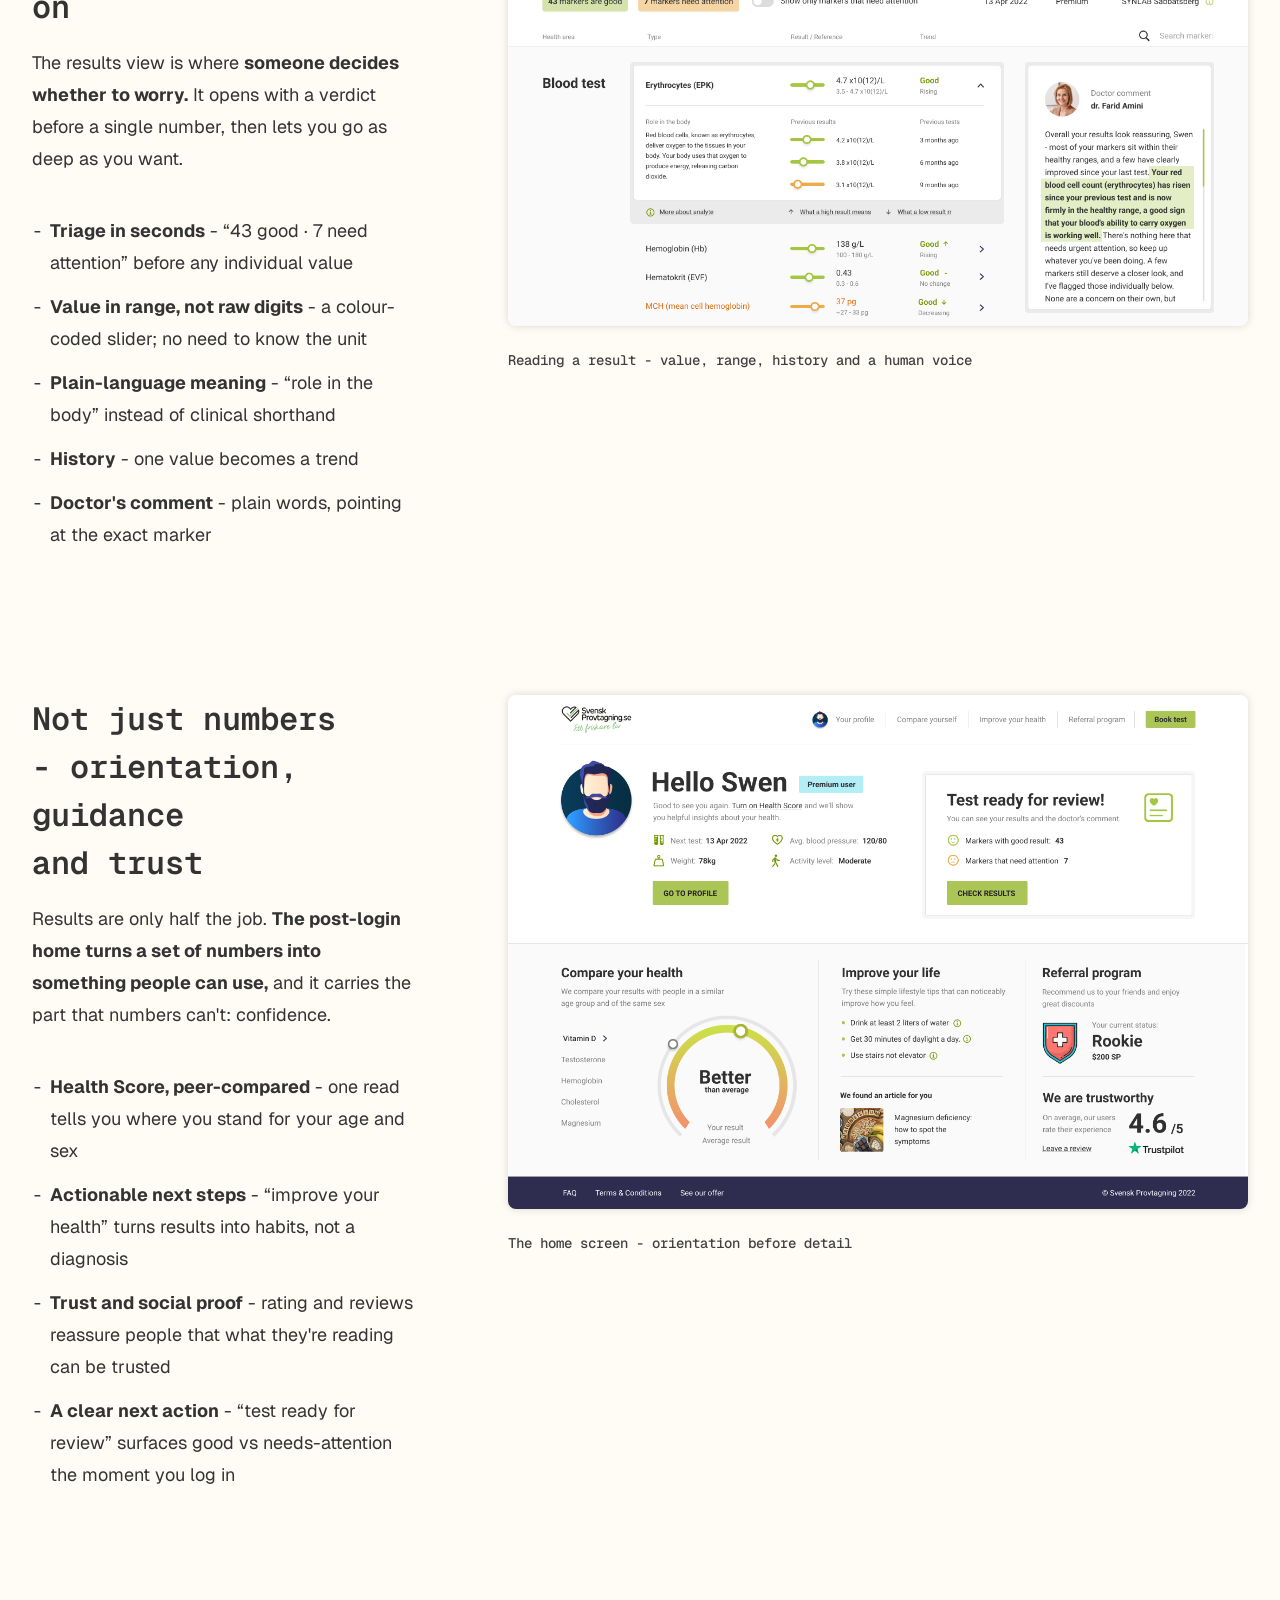
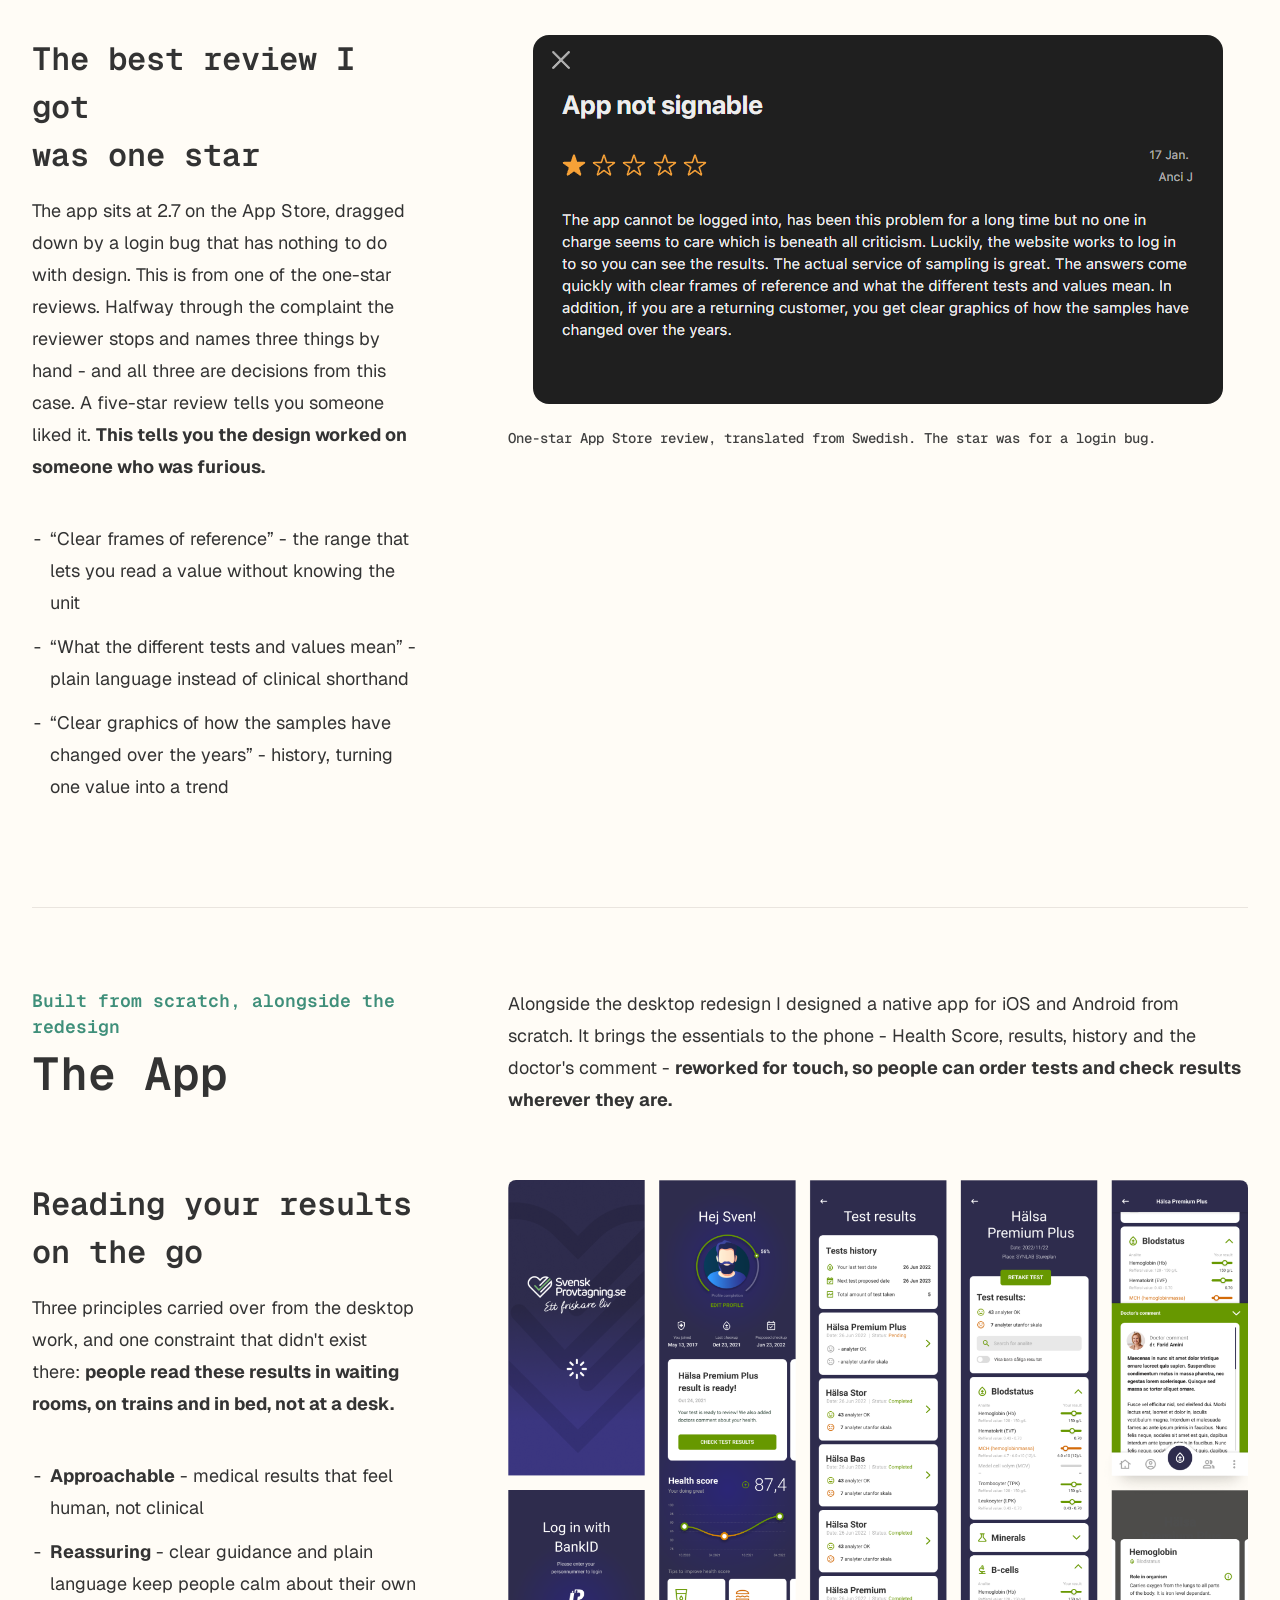
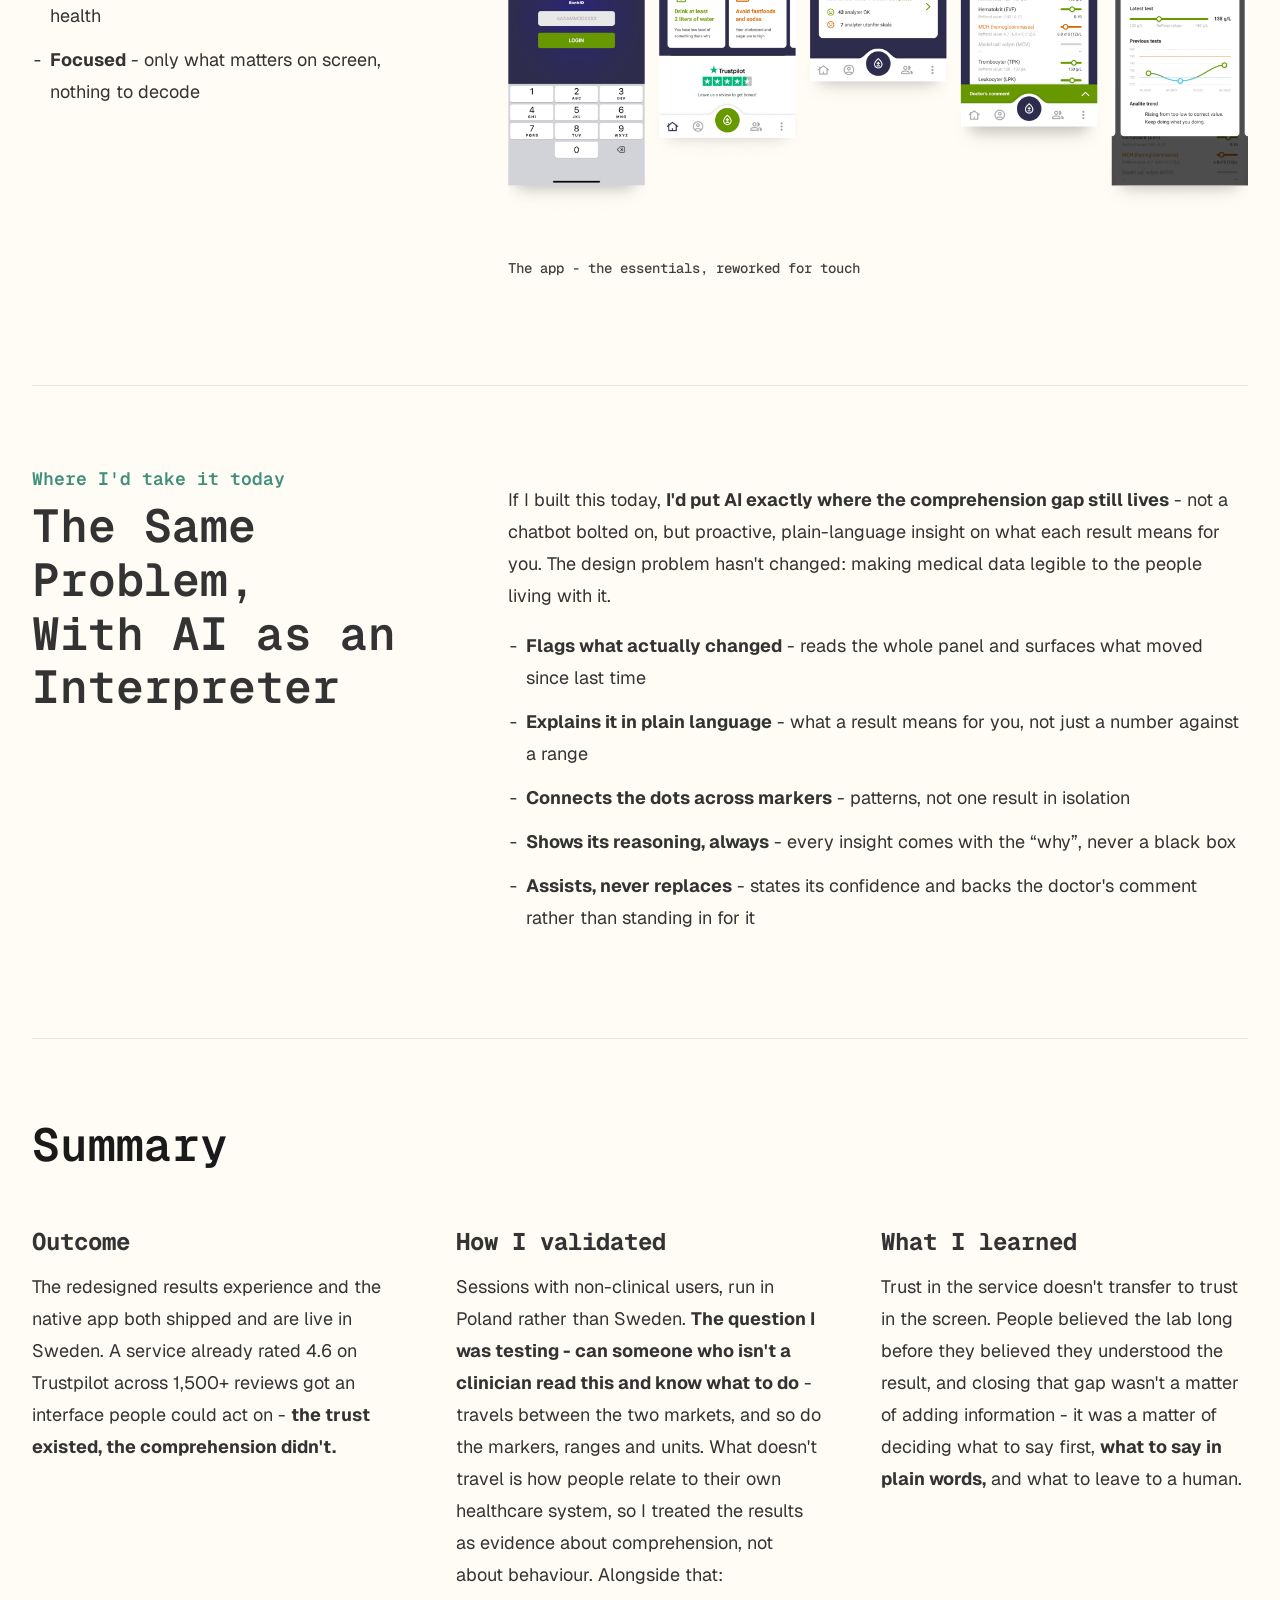
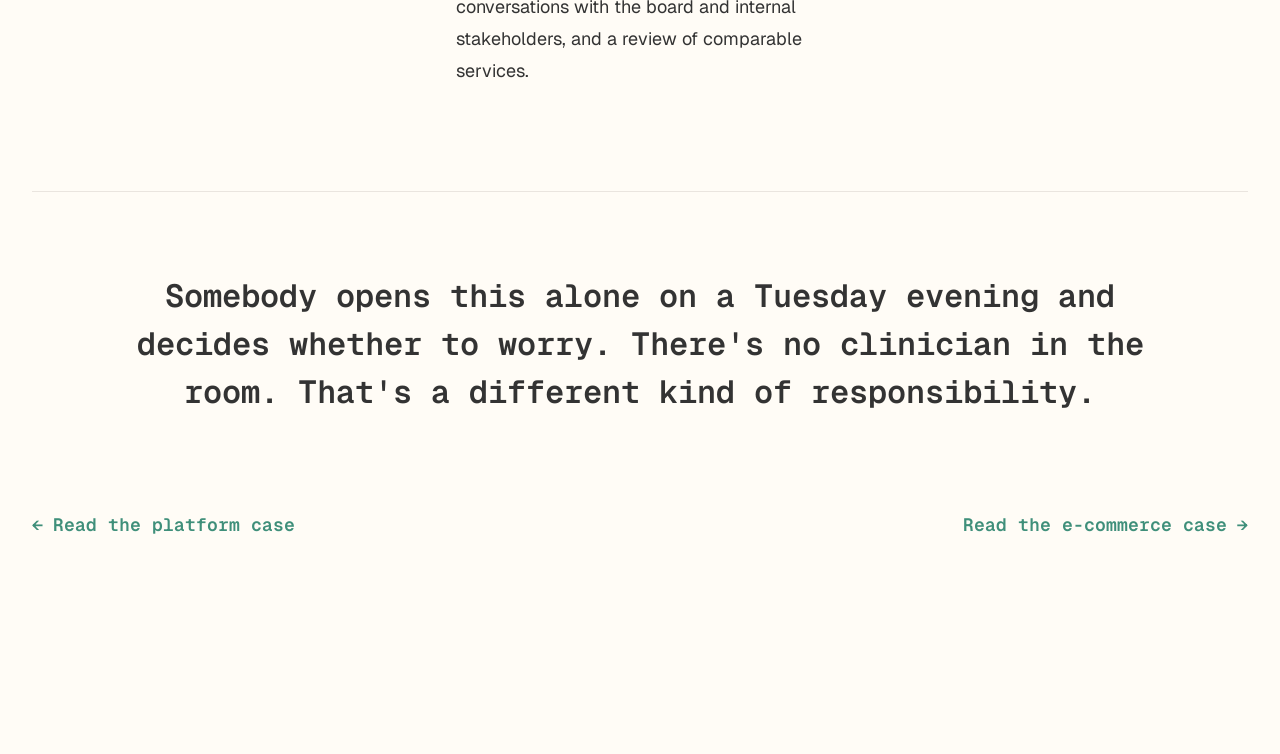
<file: case-healthcare.html>
<!doctype html>
<html lang="en">
<head>
<meta charset="utf-8">
<meta name="viewport" content="width=device-width, initial-scale=1">
<title>Blood Tests Anyone Can Read - Kamil Zagrodnik</title>
<meta name="description" content="Redesigning blood test results for people who are not clinicians, plus a native app built from scratch. One decision: the app had to interpret, not just display.">
<link rel="preconnect" href="https://fonts.googleapis.com">
<link rel="preconnect" href="https://fonts.gstatic.com" crossorigin>
<link href="https://fonts.googleapis.com/css2?family=Geist+Mono:wght@400;500;600;700&family=Geist:wght@400;600;700&display=swap" rel="stylesheet">
<link rel="icon" href="favicon.svg" type="image/svg+xml">
<meta property="og:type" content="website">
<meta property="og:title" content="Blood Tests Anyone Can Read">
<meta property="og:description" content="Blood test results redesigned for people who are not clinicians, plus a native app built from scratch.">
<meta property="og:image" content="https://kamilzagrodnik.com/og-image.png">
<meta property="og:url" content="https://kamilzagrodnik.com/case-healthcare.html">
<meta name="twitter:card" content="summary_large_image">
<link rel="stylesheet" href="styles.css">
<!-- Microsoft Clarity -->
<script type="text/javascript">
  (function(c,l,a,r,i,t,y){
      c[a]=c[a]||function(){(c[a].q=c[a].q||[]).push(arguments)};
      t=l.createElement(r);t.async=1;t.src="https://www.clarity.ms/tag/"+i;
      y=l.getElementsByTagName(r)[0];y.parentNode.insertBefore(t,y);
  })(window, document, "clarity", "script", "wtmmx0fonj");
</script>

<!-- Google Analytics 4 -->
<script async src="https://www.googletagmanager.com/gtag/js?id=G-CGJWFQN2T9"></script>
<script>
  window.dataLayer = window.dataLayer || [];
  function gtag(){dataLayer.push(arguments);}
  gtag('js', new Date());
  gtag('config', 'G-CGJWFQN2T9');
</script>
</head>
<body>

<a class="skip" href="#main">Skip to content</a>

<header class="nav" id="nav">
  <div class="nav__inner">
    <a class="brand" href="index.html"><span>Kamil</span> <em>Zagrodnik</em></a>
    <nav class="nav__links" aria-label="Main">
      <a class="nav__link" href="index.html">Hello</a>
      <a class="nav__link" href="index.html#work">Work</a>
      <a class="nav__link" href="index.html#about">About</a>
      <a class="nav__link" href="Kamil_Zagrodnik_CV.pdf" target="_blank" rel="noopener">CV</a>
    </nav>
    <button class="nav__toggle" aria-expanded="false" aria-label="Open navigation">
      <span class="nav__toggle-bar"></span>
      <span class="nav__toggle-bar"></span>
      <span class="nav__toggle-bar"></span>
    </button>
  </div>
</header>
<div class="nav__overlay" aria-hidden="true"></div>

<main id="main" class="study">

  <!-- ===================== HERO ===================== -->
  <header class="study__hero">
    <div class="wrap">
      <p class="kicker">Consumer health · Web + mobile app · 2022</p>
      <h1 class="study__title">Blood tests<br>anyone can<br>read</h1>
    </div>
  </header>

  <!-- ===================== PROBLEM / DECISION ===================== -->
  <section class="split">
    <div class="wrap">
      <div class="split__grid">
        <div></div>
        <div>
          <h2 class="block-label">The Problem</h2>
          <p>Svensk Provtagning lets people order their own blood tests - no referral, no clinic visit
            to interpret the outcome. That independence was also the problem: <strong>users are not
            clinicians,</strong> yet they were handed hormones, organ-function markers, immune markers
            and blood fats to make sense of on their own. The service already worked. Comprehension
            didn't.</p>

          <h2 class="block-label block-label--gap">The Decision</h2>
          <p><strong>The app had to interpret, not just display.</strong> A results screen that only
            shows values in a range is technically correct and practically useless to someone who
            doesn't know what the unit means. I redesigned the experience around three things that
            turn data into understanding: position against a reference range, history, and a human
            voice.</p>
        </div>
      </div>
    </div>
  </section>

  <div class="wrap"><hr class="rule rule--full"></div>

  <!-- ===================== CHAPTER 1 - RESULTS ===================== -->
  <section class="chapter">
    <div class="wrap">
      <div class="split__grid">
        <div>
          <p class="kicker">Where the redesign did the most work</p>
          <h2 class="chapter__title">The Results<br>Experience</h2>
        </div>
        <p class="chapter__intro">Every marker is shown as a value positioned against its reference
          range and colour-coded, so you can read your status without knowing what the unit means.
          <strong>On top of that I added the two things that turn data into understanding: history,
          and a human voice.</strong></p>
      </div>
    </div>
  </section>

  <!-- reading a result -->
  <section class="step">
    <div class="wrap">
      <div class="split__grid split__grid--top">
        <div>
          <h3 class="step__title">From a raw marker to<br>a result you can act on</h3>
          <p class="step__intro">The results view is where <strong>someone decides whether to
            worry.</strong> It opens with a verdict before a single number, then lets you go as deep
            as you want.</p>
          <ul class="bullets">
            <li><strong>Triage in seconds</strong> - &ldquo;43 good · 7 need attention&rdquo; before
              any individual value</li>
            <li><strong>Value in range, not raw digits</strong> - a colour-coded slider; no need to
              know the unit</li>
            <li><strong>Plain-language meaning</strong> - &ldquo;role in the body&rdquo; instead of
              clinical shorthand</li>
            <li><strong>History</strong> - one value becomes a trend</li>
            <li><strong>Doctor's comment</strong> - plain words, pointing at the exact marker</li>
          </ul>
        </div>
        <figure class="shot">
          <img src="img/hc-results.png" alt="Blood test results view" width="740" height="439"
               loading="lazy" decoding="async">
          <figcaption>Reading a result - value, range, history and a human voice</figcaption>
        </figure>
      </div>
    </div>
  </section>

  <!-- home screen -->
  <section class="step">
    <div class="wrap">
      <div class="split__grid split__grid--top">
        <div>
          <h3 class="step__title">Not just numbers<br>- orientation, guidance<br>and trust</h3>
          <p class="step__intro">Results are only half the job. <strong>The post-login home turns a set
            of numbers into something people can use,</strong> and it carries the part that numbers
            can't: confidence.</p>
          <ul class="bullets">
            <li><strong>Health Score, peer-compared</strong> - one read tells you where you stand for
              your age and sex</li>
            <li><strong>Actionable next steps</strong> - &ldquo;improve your health&rdquo; turns
              results into habits, not a diagnosis</li>
            <li><strong>Trust and social proof</strong> - rating and reviews reassure people that what
              they're reading can be trusted</li>
            <li><strong>A clear next action</strong> - &ldquo;test ready for review&rdquo; surfaces
              good vs needs-attention the moment you log in</li>
          </ul>
        </div>
        <figure class="shot">
          <img src="img/hc-home.png" alt="Post-login home screen with Health Score"
               width="740" height="514" loading="lazy" decoding="async">
          <figcaption>The home screen - orientation before detail</figcaption>
        </figure>
      </div>
    </div>
  </section>

  <!-- one-star review -->
  <section class="step">
    <div class="wrap">
      <div class="split__grid split__grid--top">
        <div>
          <h3 class="step__title">The best review I got<br>was one star</h3>
          <p class="step__intro">The app sits at 2.7 on the App Store, dragged down by a login bug that
            has nothing to do with design. This is from one of the one-star reviews. Halfway through
            the complaint the reviewer stops and names three things by hand - and all three are
            decisions from this case. A five-star review tells you someone liked it.
            <strong>This tells you the design worked on someone who was furious.</strong></p>
          <ul class="bullets">
            <li>&ldquo;Clear frames of reference&rdquo; - the range that lets you read a value without
              knowing the unit</li>
            <li>&ldquo;What the different tests and values mean&rdquo; - plain language instead of
              clinical shorthand</li>
            <li>&ldquo;Clear graphics of how the samples have changed over the years&rdquo; - history,
              turning one value into a trend</li>
          </ul>
        </div>
        <figure class="shot shot--inset">
          <img src="img/hc-review.png" alt="One-star App Store review naming reference ranges, plain-language explanations and multi-year history"
               width="690" height="369" loading="lazy" decoding="async">
          <figcaption>One-star App Store review, translated from Swedish. The star was for a login bug.</figcaption>
        </figure>
      </div>
    </div>
  </section>

  <div class="wrap"><hr class="rule rule--full"></div>

  <!-- ===================== CHAPTER 2 - THE APP ===================== -->
  <section class="chapter">
    <div class="wrap">
      <div class="split__grid">
        <div>
          <p class="kicker">Built from scratch, alongside the redesign</p>
          <h2 class="chapter__title">The App</h2>
        </div>
        <p class="chapter__intro">Alongside the desktop redesign I designed a native app for iOS and
          Android from scratch. It brings the essentials to the phone - Health Score, results, history
          and the doctor's comment - <strong>reworked for touch, so people can order tests and check
          results wherever they are.</strong></p>
      </div>
    </div>
  </section>

  <section class="step">
    <div class="wrap">
      <div class="split__grid split__grid--top">
        <div>
          <h3 class="step__title">Reading your results<br>on the go</h3>
          <p class="step__intro">Three principles carried over from the desktop work, and one
            constraint that didn't exist there: <strong>people read these results in waiting rooms, on
            trains and in bed, not at a desk.</strong></p>
          <ul class="bullets">
            <li><strong>Approachable</strong> - medical results that feel human, not clinical</li>
            <li><strong>Reassuring</strong> - clear guidance and plain language keep people calm about
              their own health</li>
            <li><strong>Focused</strong> - only what matters on screen, nothing to decode</li>
          </ul>
        </div>
        <figure class="shot shot--flat">
          <img src="img/hc-app.png" alt="The app on mobile" width="740" height="654"
               loading="lazy" decoding="async">
          <figcaption>The app - the essentials, reworked for touch</figcaption>
        </figure>
      </div>
    </div>
  </section>

  <div class="wrap"><hr class="rule rule--full"></div>

  <!-- ===================== CHAPTER 3 - AI ===================== -->
  <section class="chapter">
    <div class="wrap">
      <div class="split__grid">
        <div>
          <p class="kicker">Where I'd take it today</p>
          <h2 class="chapter__title">The Same Problem,<br>With AI as an<br>Interpreter</h2>
        </div>
        <div class="chapter__intro">
          <p>If I built this today, <strong>I'd put AI exactly where the comprehension gap still
            lives</strong> - not a chatbot bolted on, but proactive, plain-language insight on what
            each result means for you. The design problem hasn't changed: making medical data legible
            to the people living with it.</p>
          <ul class="bullets">
            <li><strong>Flags what actually changed</strong> - reads the whole panel and surfaces what
              moved since last time</li>
            <li><strong>Explains it in plain language</strong> - what a result means for you, not just
              a number against a range</li>
            <li><strong>Connects the dots across markers</strong> - patterns, not one result in
              isolation</li>
            <li><strong>Shows its reasoning, always</strong> - every insight comes with the
              &ldquo;why&rdquo;, never a black box</li>
            <li><strong>Assists, never replaces</strong> - states its confidence and backs the doctor's
              comment rather than standing in for it</li>
          </ul>
        </div>
      </div>
    </div>
  </section>

  <div class="wrap"><hr class="rule rule--full"></div>

  <!-- ===================== SUMMARY ===================== -->
  <section class="summary">
    <div class="wrap">
      <h2 class="section-title">Summary</h2>
      <div class="summary__grid">
        <div>
          <h3 class="block-label">Outcome</h3>
          <p>The redesigned results experience and the native app both shipped and are live in Sweden.
            A service already rated 4.6 on Trustpilot across 1,500+ reviews got an interface people
            could act on - <strong>the trust existed, the comprehension didn't.</strong></p>
        </div>
        <div>
          <h3 class="block-label">How I validated</h3>
          <p>Sessions with non-clinical users, run in Poland rather than Sweden. <strong>The question I
            was testing - can someone who isn't a clinician read this and know what to do</strong> -
            travels between the two markets, and so do the markers, ranges and units. What doesn't
            travel is how people relate to their own healthcare system, so I treated the results as
            evidence about comprehension, not about behaviour. Alongside that: conversations with the
            board and internal stakeholders, and a review of comparable services.</p>
        </div>
        <div>
          <h3 class="block-label">What I learned</h3>
          <p>Trust in the service doesn't transfer to trust in the screen. People believed the lab long
            before they believed they understood the result, and closing that gap wasn't a matter of
            adding information - it was a matter of deciding what to say first, <strong>what to say in
            plain words,</strong> and what to leave to a human.</p>
        </div>
      </div>
    </div>
  </section>

  <div class="wrap"><hr class="rule rule--full"></div>

  <!-- ===================== CLOSING ===================== -->
  <section class="closing">
    <div class="wrap">
      <p class="closing__note">Somebody opens this alone on a Tuesday evening and decides whether to
        worry. There's no clinician in the room. That's a different kind of responsibility.</p>
      <nav class="study__nav" aria-label="Case studies">
        <a class="go go--back" href="case-platform.html"><span class="go__arw">&larr;</span> Read the platform case</a>
        <a class="go" href="case-ecommerce.html">Read the e-commerce case <span class="go__arw">&rarr;</span></a>
      </nav>
    </div>
  </section>

</main>

<script src="main.js"></script>
</body>
</html>
</file>
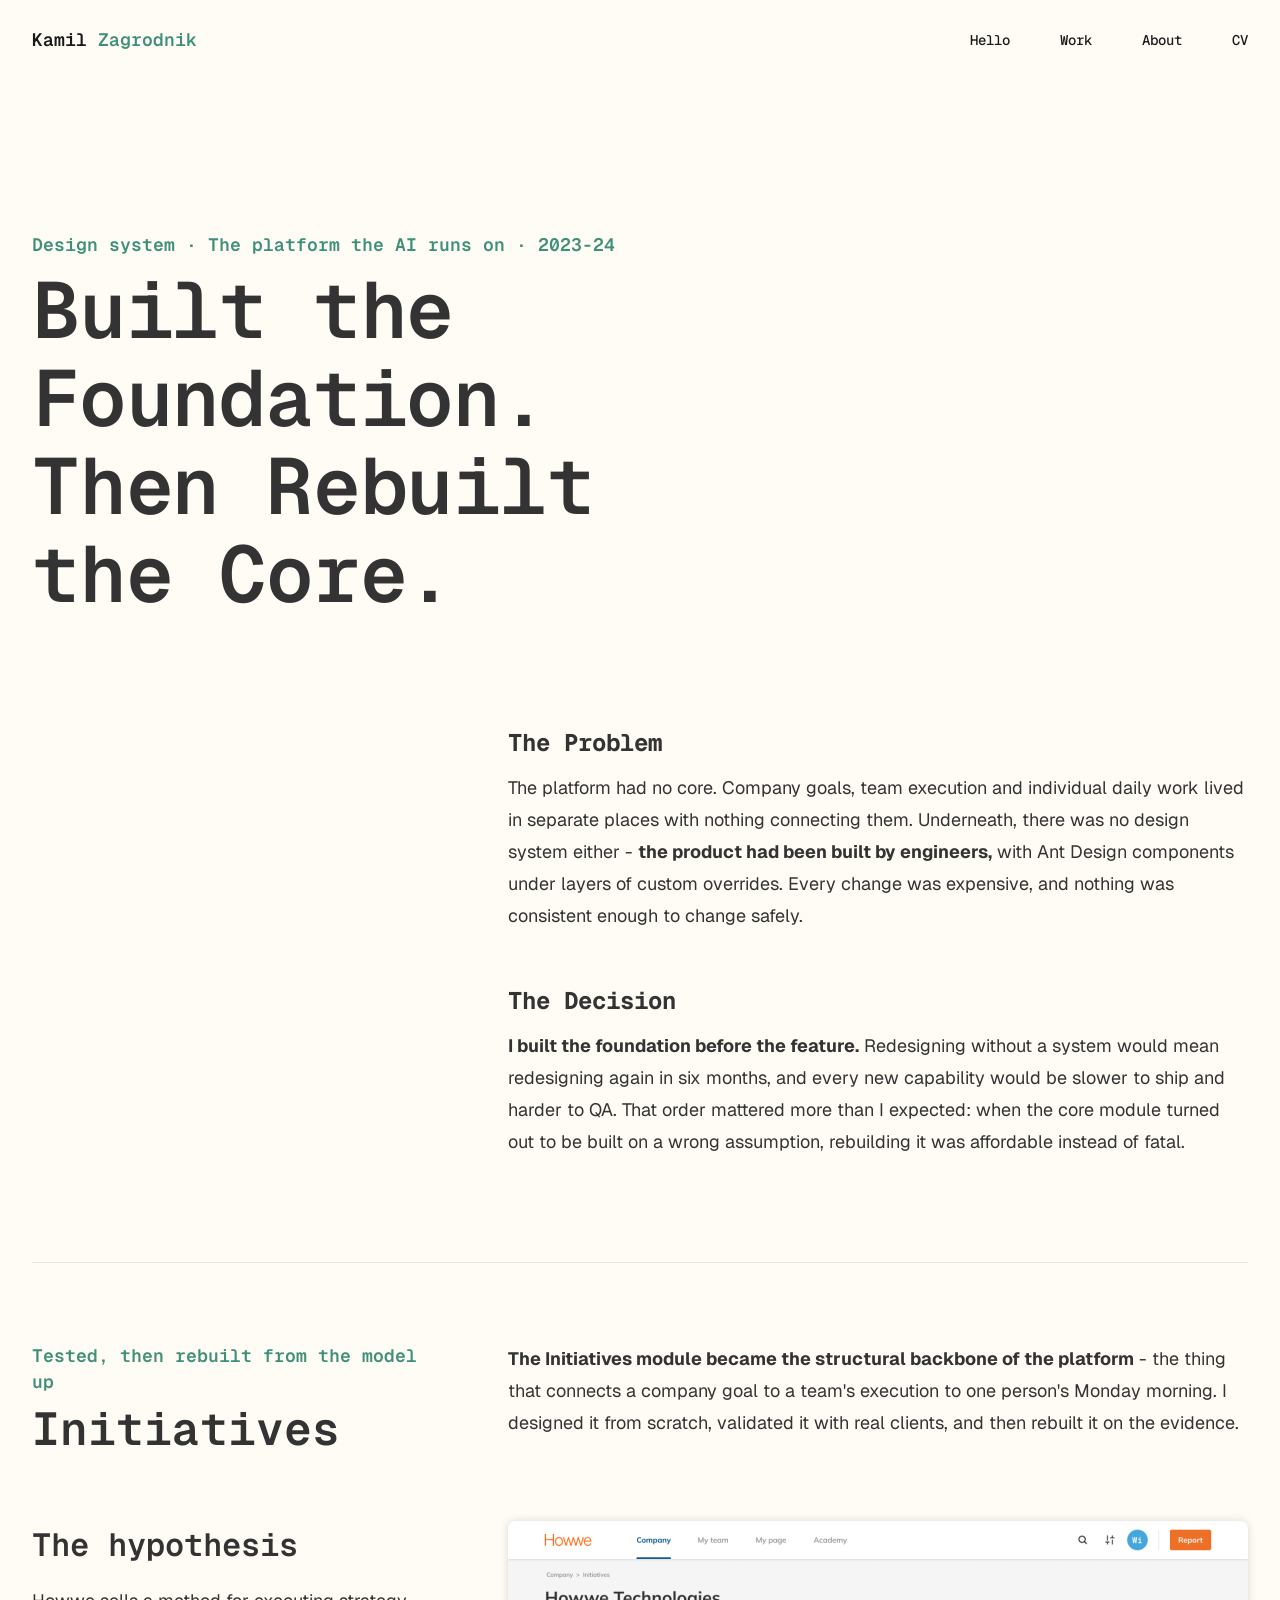
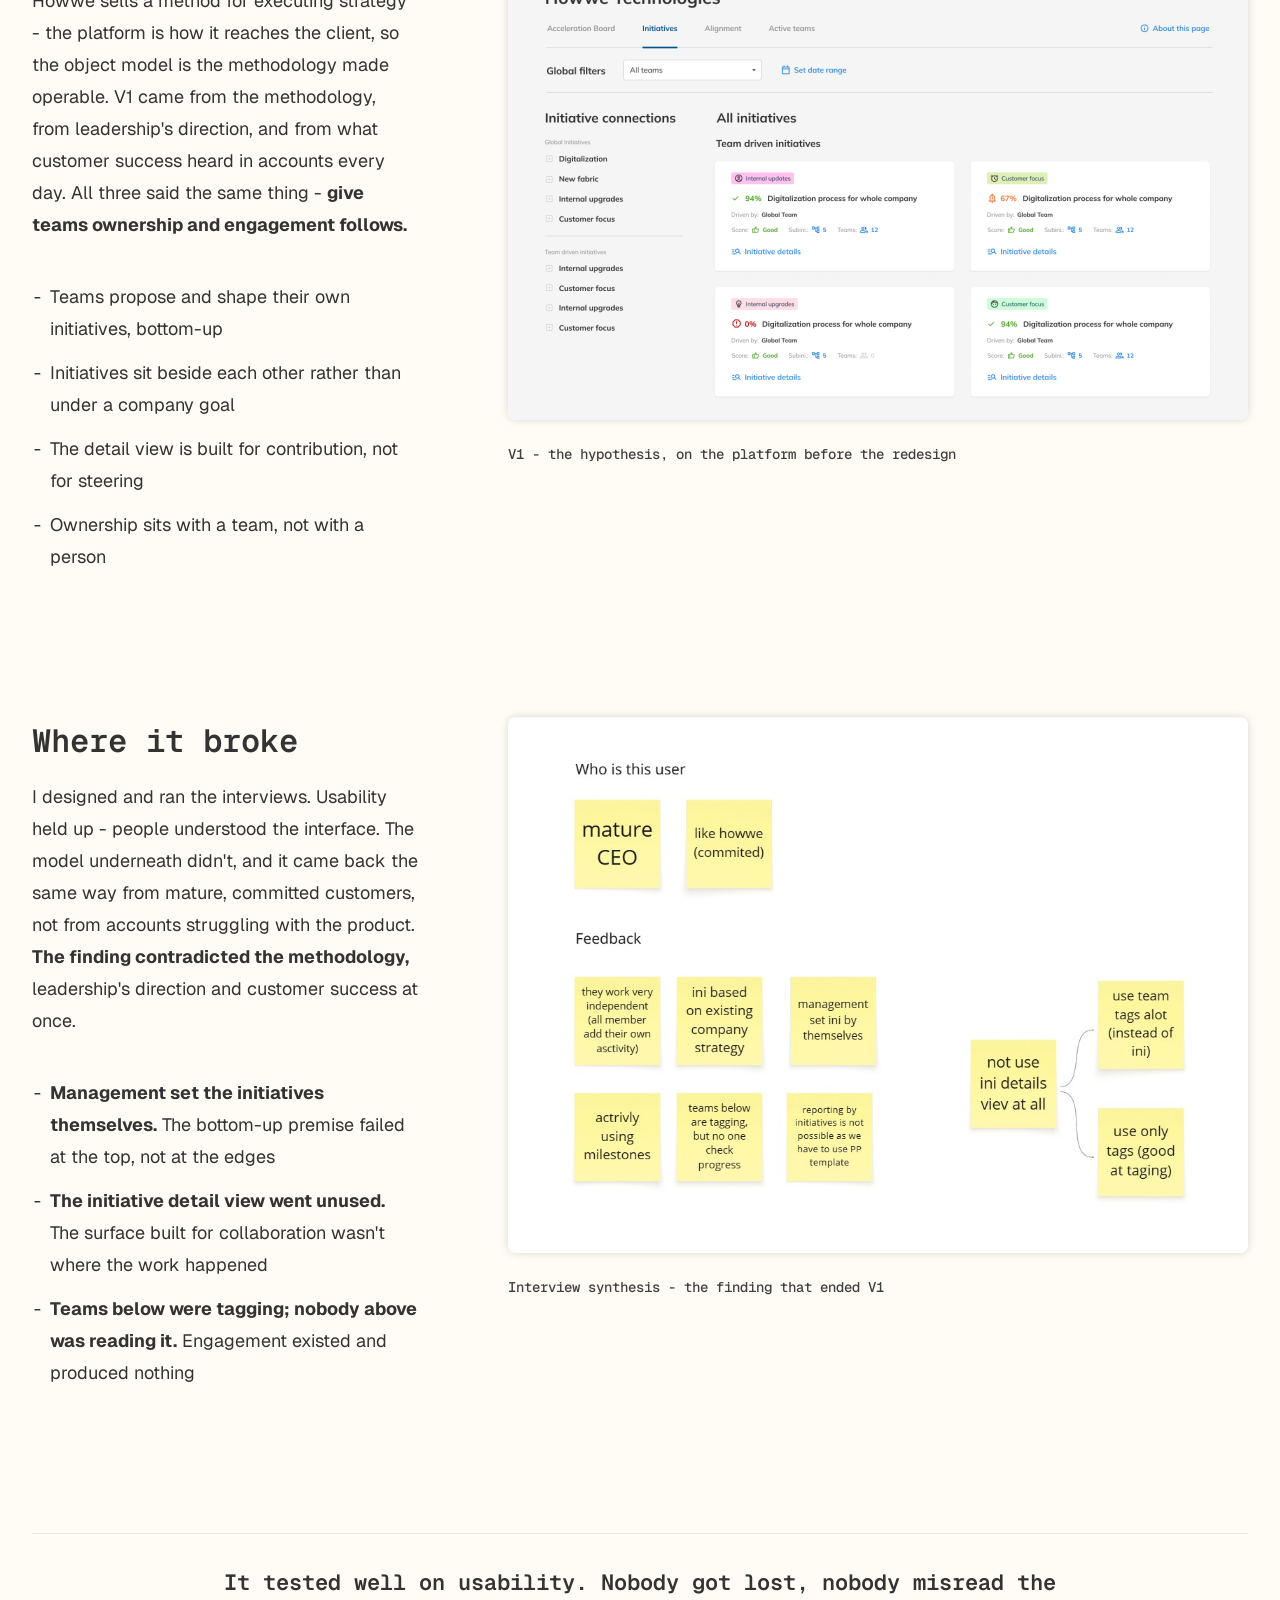
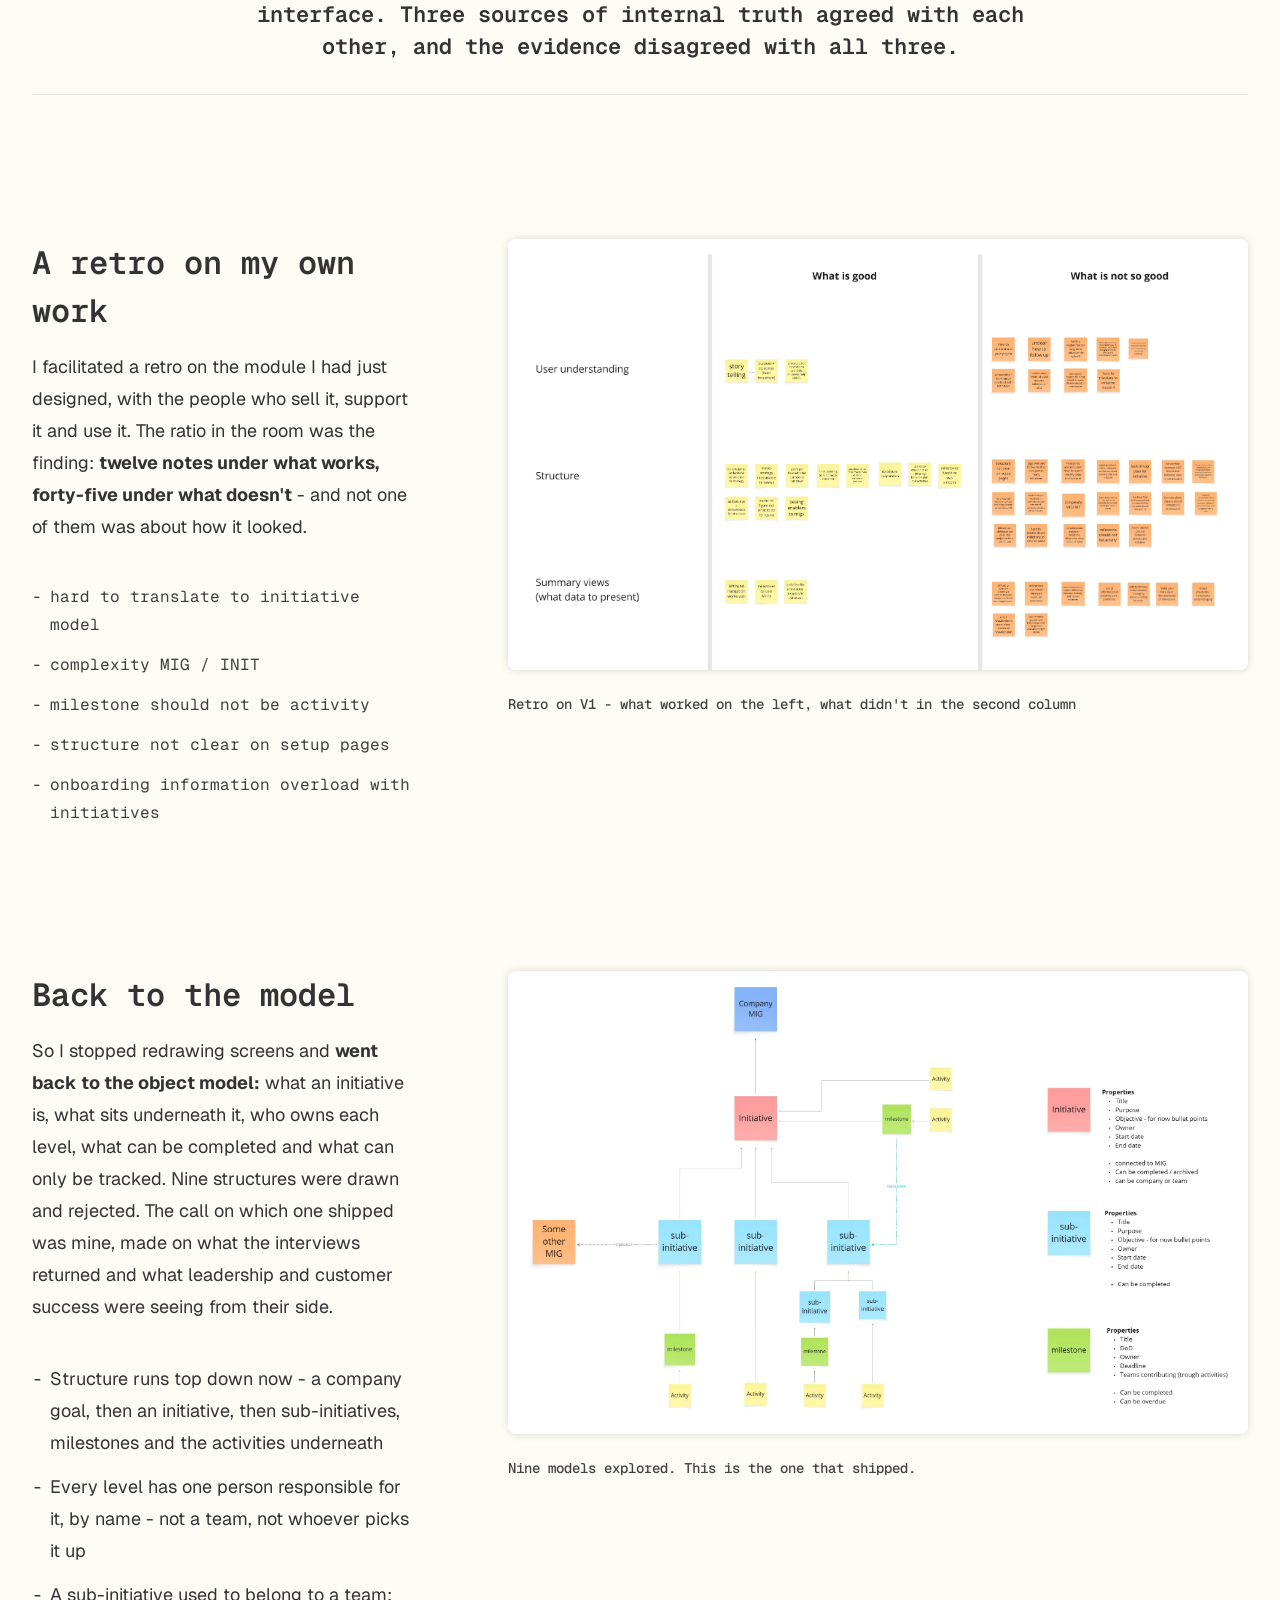
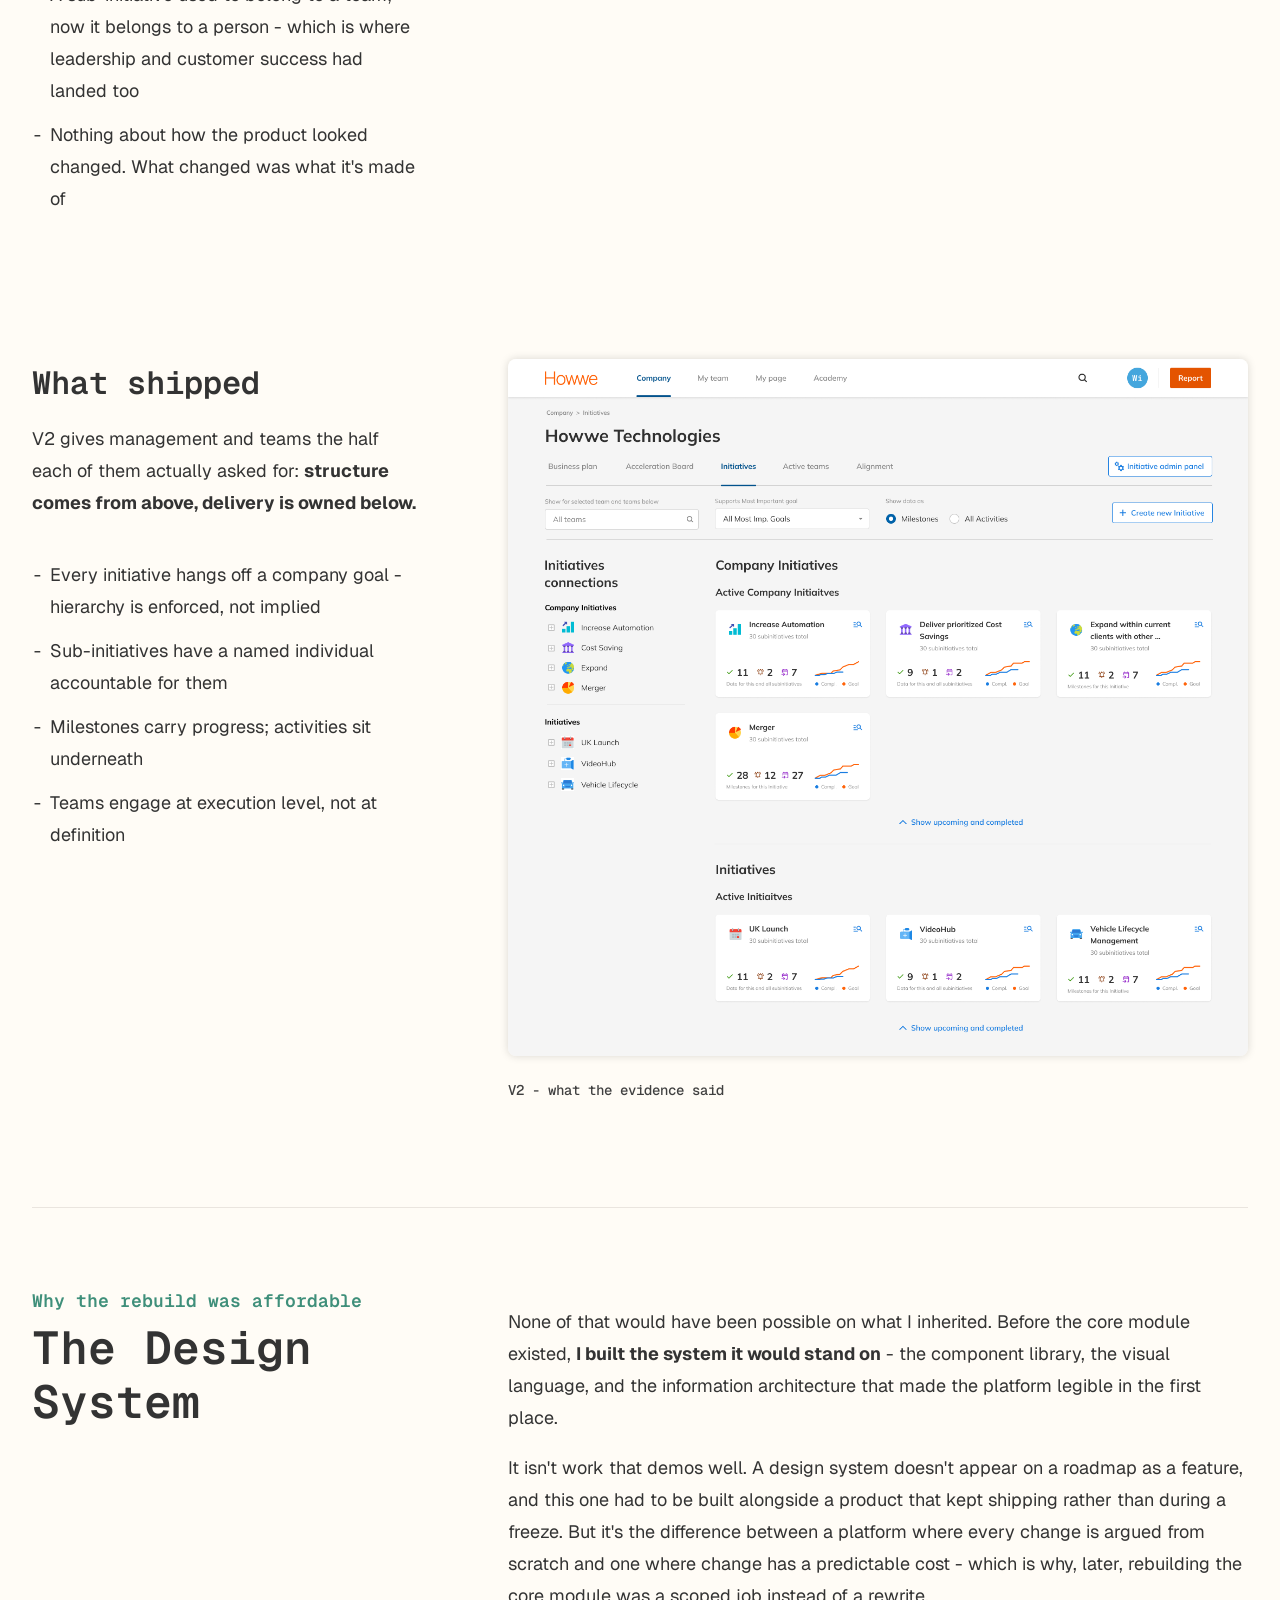
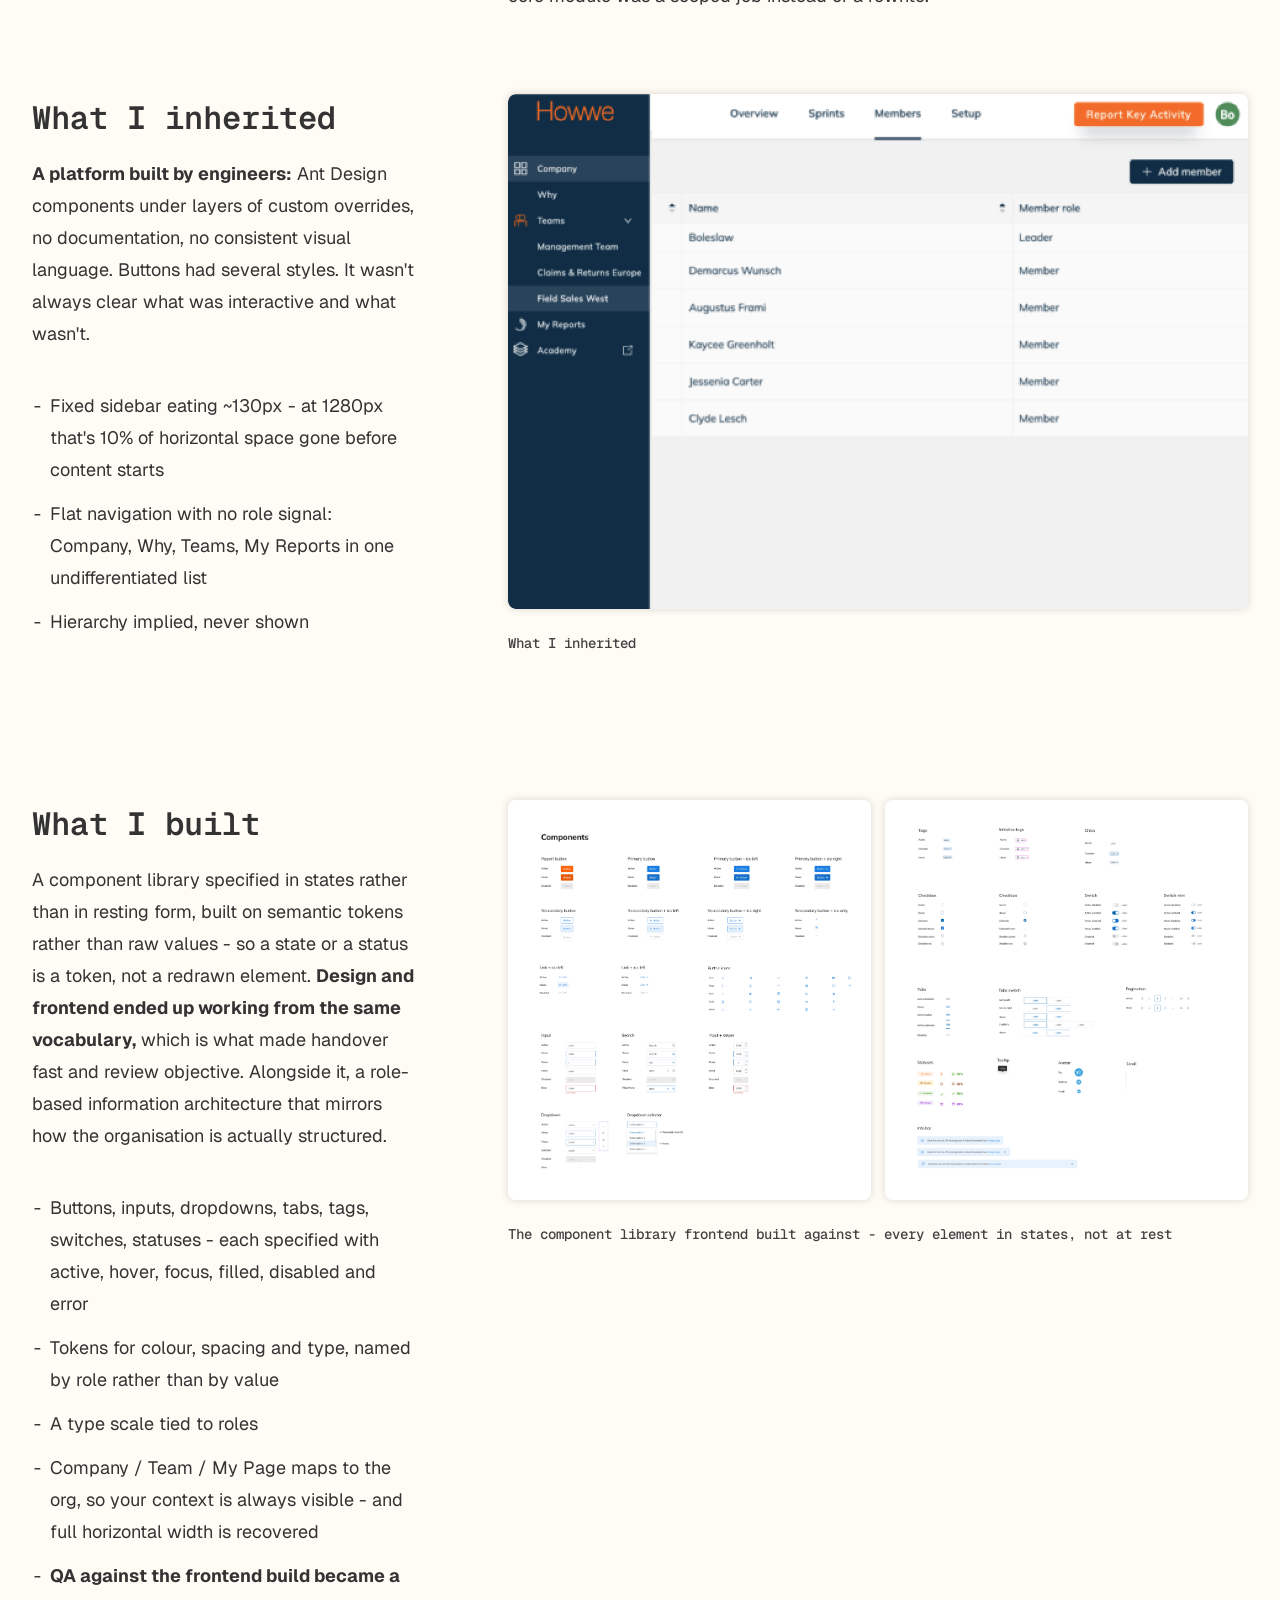
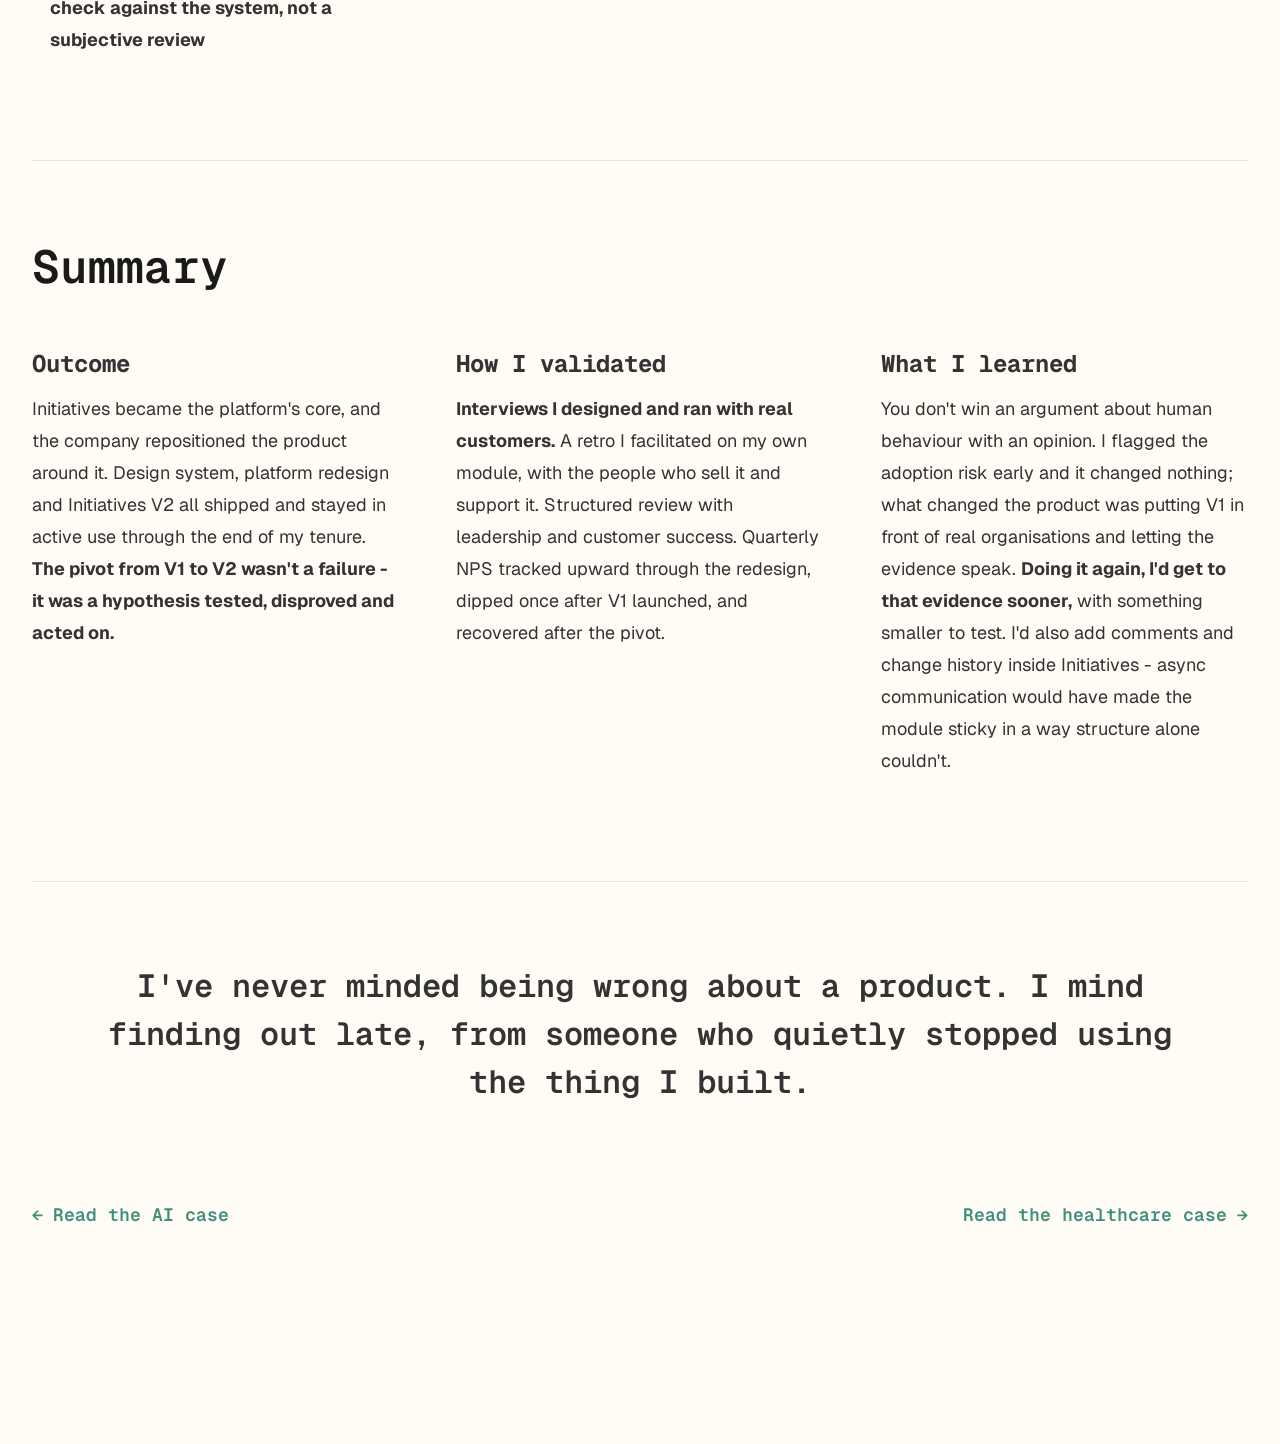
<file: case-platform.html>
<!doctype html>
<html lang="en">
<head>
<meta charset="utf-8">
<meta name="viewport" content="width=device-width, initial-scale=1">
<title>Built the Foundation. Then Rebuilt the Core. - Kamil Zagrodnik</title>
<meta name="description" content="A design system built from zero, and a core module rebuilt from the model up after the research contradicted the hypothesis it was built on.">
<link rel="preconnect" href="https://fonts.googleapis.com">
<link rel="preconnect" href="https://fonts.gstatic.com" crossorigin>
<link href="https://fonts.googleapis.com/css2?family=Geist+Mono:wght@400;500;600;700&family=Geist:wght@400;600;700&display=swap" rel="stylesheet">
<link rel="icon" href="favicon.svg" type="image/svg+xml">
<meta property="og:type" content="website">
<meta property="og:title" content="Built the Foundation. Then Rebuilt the Core.">
<meta property="og:description" content="A design system built from zero, and a core module rebuilt from the model up after the research contradicted it.">
<meta property="og:image" content="https://kamilzagrodnik.com/og-image.png">
<meta property="og:url" content="https://kamilzagrodnik.com/case-platform.html">
<meta name="twitter:card" content="summary_large_image">
<link rel="stylesheet" href="styles.css">
<!-- Microsoft Clarity -->
<script type="text/javascript">
  (function(c,l,a,r,i,t,y){
      c[a]=c[a]||function(){(c[a].q=c[a].q||[]).push(arguments)};
      t=l.createElement(r);t.async=1;t.src="https://www.clarity.ms/tag/"+i;
      y=l.getElementsByTagName(r)[0];y.parentNode.insertBefore(t,y);
  })(window, document, "clarity", "script", "wtmmx0fonj");
</script>

<!-- Google Analytics 4 -->
<script async src="https://www.googletagmanager.com/gtag/js?id=G-CGJWFQN2T9"></script>
<script>
  window.dataLayer = window.dataLayer || [];
  function gtag(){dataLayer.push(arguments);}
  gtag('js', new Date());
  gtag('config', 'G-CGJWFQN2T9');
</script>
</head>
<body>

<a class="skip" href="#main">Skip to content</a>

<header class="nav" id="nav">
  <div class="nav__inner">
    <a class="brand" href="index.html"><span>Kamil</span> <em>Zagrodnik</em></a>
    <nav class="nav__links" aria-label="Main">
      <a class="nav__link" href="index.html">Hello</a>
      <a class="nav__link" href="index.html#work">Work</a>
      <a class="nav__link" href="index.html#about">About</a>
      <a class="nav__link" href="Kamil_Zagrodnik_CV.pdf" target="_blank" rel="noopener">CV</a>
    </nav>
    <button class="nav__toggle" aria-expanded="false" aria-label="Open navigation">
      <span class="nav__toggle-bar"></span>
      <span class="nav__toggle-bar"></span>
      <span class="nav__toggle-bar"></span>
    </button>
  </div>
</header>
<div class="nav__overlay" aria-hidden="true"></div>

<main id="main" class="study">

  <!-- ===================== HERO ===================== -->
  <header class="study__hero">
    <div class="wrap">
      <p class="kicker">Design system · The platform the AI runs on · 2023-24</p>
      <h1 class="study__title">Built the<br>Foundation.<br>Then Rebuilt<br>the Core.</h1>
    </div>
  </header>

  <!-- ===================== PROBLEM / DECISION ===================== -->
  <section class="split">
    <div class="wrap">
      <div class="split__grid">
        <div></div>
        <div>
          <h2 class="block-label">The Problem</h2>
          <p>The platform had no core. Company goals, team execution and individual daily work lived
            in separate places with nothing connecting them. Underneath, there was no design system
            either - <strong>the product had been built by engineers,</strong> with Ant Design
            components under layers of custom overrides. Every change was expensive, and nothing was
            consistent enough to change safely.</p>

          <h2 class="block-label block-label--gap">The Decision</h2>
          <p><strong>I built the foundation before the feature.</strong> Redesigning without a system
            would mean redesigning again in six months, and every new capability would be slower to
            ship and harder to QA. That order mattered more than I expected: when the core module
            turned out to be built on a wrong assumption, rebuilding it was affordable instead of
            fatal.</p>
        </div>
      </div>
    </div>
  </section>

  <div class="wrap"><hr class="rule rule--full"></div>

  <!-- ===================== CHAPTER 1 - INITIATIVES ===================== -->
  <section class="chapter">
    <div class="wrap">
      <div class="split__grid">
        <div>
          <p class="kicker">Tested, then rebuilt from the model up</p>
          <h2 class="chapter__title">Initiatives</h2>
        </div>
        <p class="chapter__intro"><strong>The Initiatives module became the structural backbone of the
          platform</strong> - the thing that connects a company goal to a team's execution to one
          person's Monday morning. I designed it from scratch, validated it with real clients, and
          then rebuilt it on the evidence.</p>
      </div>
    </div>
  </section>

  <!-- the hypothesis -->
  <section class="step">
    <div class="wrap">
      <div class="split__grid split__grid--top">
        <div>
          <h3 class="step__title">The hypothesis</h3>
          <p class="step__intro">Howwe sells a method for executing strategy - the platform is how it
            reaches the client, so the object model is the methodology made operable. V1 came from the
            methodology, from leadership's direction, and from what customer success heard in accounts
            every day. All three said the same thing - <strong>give teams ownership and engagement
            follows.</strong></p>
          <ul class="bullets">
            <li>Teams propose and shape their own initiatives, bottom-up</li>
            <li>Initiatives sit beside each other rather than under a company goal</li>
            <li>The detail view is built for contribution, not for steering</li>
            <li>Ownership sits with a team, not with a person</li>
          </ul>
        </div>
        <figure class="shot">
          <img src="img/pf-v1.png" alt="Initiatives V1" width="740" height="499"
               loading="lazy" decoding="async">
          <figcaption>V1 - the hypothesis, on the platform before the redesign</figcaption>
        </figure>
      </div>
    </div>
  </section>

  <!-- where it broke -->
  <section class="step">
    <div class="wrap">
      <div class="split__grid split__grid--top">
        <div>
          <h3 class="step__title">Where it broke</h3>
          <p class="step__intro">I designed and ran the interviews. Usability held up - people
            understood the interface. The model underneath didn't, and it came back the same way from
            mature, committed customers, not from accounts struggling with the product.
            <strong>The finding contradicted the methodology,</strong> leadership's direction and
            customer success at once.</p>
          <ul class="bullets">
            <li><strong>Management set the initiatives themselves.</strong> The bottom-up premise
              failed at the top, not at the edges</li>
            <li><strong>The initiative detail view went unused.</strong> The surface built for
              collaboration wasn't where the work happened</li>
            <li><strong>Teams below were tagging; nobody above was reading it.</strong> Engagement
              existed and produced nothing</li>
          </ul>
        </div>
        <figure class="shot">
          <img src="img/pf-interviews.png" alt="Interview synthesis board" width="740" height="536"
               loading="lazy" decoding="async">
          <figcaption>Interview synthesis - the finding that ended V1</figcaption>
        </figure>
      </div>
    </div>
  </section>

  <!-- pull quote -->
  <section class="pull">
    <div class="wrap">
      <hr class="rule rule--full">
      <p class="pull__q">It tested well on usability. Nobody got lost, nobody misread the interface.
        Three sources of internal truth agreed with each other, and the evidence disagreed with all
        three.</p>
      <hr class="rule rule--full">
    </div>
  </section>

  <!-- retro -->
  <section class="step">
    <div class="wrap">
      <div class="split__grid split__grid--top">
        <div>
          <h3 class="step__title">A retro on my own work</h3>
          <p class="step__intro">I facilitated a retro on the module I had just designed, with the
            people who sell it, support it and use it. The ratio in the room was the finding:
            <strong>twelve notes under what works, forty-five under what doesn't</strong> - and not
            one of them was about how it looked.</p>
          <ul class="bullets bullets--quote">
            <li>hard to translate to initiative model</li>
            <li>complexity MIG / INIT</li>
            <li>milestone should not be activity</li>
            <li>structure not clear on setup pages</li>
            <li>onboarding information overload with initiatives</li>
          </ul>
        </div>
        <figure class="shot">
          <img src="img/pf-retro.png" alt="Retro board after Initiatives V1" width="740" height="431"
               loading="lazy" decoding="async">
          <figcaption>Retro on V1 - what worked on the left, what didn't in the second column</figcaption>
        </figure>
      </div>
    </div>
  </section>

  <!-- back to the model -->
  <section class="step">
    <div class="wrap">
      <div class="split__grid split__grid--top">
        <div>
          <h3 class="step__title">Back to the model</h3>
          <p class="step__intro">So I stopped redrawing screens and <strong>went back to the object
            model:</strong> what an initiative is, what sits underneath it, who owns each level, what
            can be completed and what can only be tracked. Nine structures were drawn and rejected.
            The call on which one shipped was mine, made on what the interviews returned and what
            leadership and customer success were seeing from their side.</p>
          <ul class="bullets">
            <li>Structure runs top down now - a company goal, then an initiative, then sub-initiatives,
              milestones and the activities underneath</li>
            <li>Every level has one person responsible for it, by name - not a team, not whoever picks
              it up</li>
            <li>A sub-initiative used to belong to a team; now it belongs to a person - which is where
              leadership and customer success had landed too</li>
            <li>Nothing about how the product looked changed. What changed was what it's made of</li>
          </ul>
        </div>
        <figure class="shot">
          <img src="img/pf-model.png" alt="Accepted object model for Initiatives V2"
               width="740" height="463" loading="lazy" decoding="async">
          <figcaption>Nine models explored. This is the one that shipped.</figcaption>
        </figure>
      </div>
    </div>
  </section>

  <!-- what shipped -->
  <section class="step">
    <div class="wrap">
      <div class="split__grid split__grid--top">
        <div>
          <h3 class="step__title">What shipped</h3>
          <p class="step__intro">V2 gives management and teams the half each of them actually asked
            for: <strong>structure comes from above, delivery is owned below.</strong></p>
          <ul class="bullets">
            <li>Every initiative hangs off a company goal - hierarchy is enforced, not implied</li>
            <li>Sub-initiatives have a named individual accountable for them</li>
            <li>Milestones carry progress; activities sit underneath</li>
            <li>Teams engage at execution level, not at definition</li>
          </ul>
        </div>
        <figure class="shot">
          <img src="img/pf-v2.png" alt="Initiatives V2" width="740" height="697"
               loading="lazy" decoding="async">
          <figcaption>V2 - what the evidence said</figcaption>
        </figure>
      </div>
    </div>
  </section>

  <div class="wrap"><hr class="rule rule--full"></div>

  <!-- ===================== CHAPTER 2 - DESIGN SYSTEM ===================== -->
  <section class="chapter">
    <div class="wrap">
      <div class="split__grid">
        <div>
          <p class="kicker">Why the rebuild was affordable</p>
          <h2 class="chapter__title">The Design<br>System</h2>
        </div>
        <div class="chapter__intro">
          <p>None of that would have been possible on what I inherited. Before the core module existed,
            <strong>I built the system it would stand on</strong> - the component library, the visual
            language, and the information architecture that made the platform legible in the first
            place.</p>
          <p>It isn't work that demos well. A design system doesn't appear on a roadmap as a feature,
            and this one had to be built alongside a product that kept shipping rather than during a
            freeze. But it's the difference between a platform where every change is argued from
            scratch and one where change has a predictable cost - which is why, later, rebuilding the
            core module was a scoped job instead of a rewrite.</p>
        </div>
      </div>
    </div>
  </section>

  <!-- what I inherited -->
  <section class="step">
    <div class="wrap">
      <div class="split__grid split__grid--top">
        <div>
          <h3 class="step__title">What I inherited</h3>
          <p class="step__intro"><strong>A platform built by engineers:</strong> Ant Design components
            under layers of custom overrides, no documentation, no consistent visual language. Buttons
            had several styles. It wasn't always clear what was interactive and what wasn't.</p>
          <ul class="bullets">
            <li>Fixed sidebar eating ~130px - at 1280px that's 10% of horizontal space gone before
              content starts</li>
            <li>Flat navigation with no role signal: Company, Why, Teams, My Reports in one
              undifferentiated list</li>
            <li>Hierarchy implied, never shown</li>
          </ul>
        </div>
        <figure class="shot">
          <img src="img/case-platform-before.png" alt="The platform as I found it"
               width="740" height="514" loading="lazy" decoding="async">
          <figcaption>What I inherited</figcaption>
        </figure>
      </div>
    </div>
  </section>

  <!-- what I built -->
  <section class="step">
    <div class="wrap">
      <div class="split__grid split__grid--top">
        <div>
          <h3 class="step__title">What I built</h3>
          <p class="step__intro">A component library specified in states rather than in resting form,
            built on semantic tokens rather than raw values - so a state or a status is a token, not a
            redrawn element. <strong>Design and frontend ended up working from the same
            vocabulary,</strong> which is what made handover fast and review objective. Alongside it,
            a role-based information architecture that mirrors how the organisation is actually
            structured.</p>
          <ul class="bullets">
            <li>Buttons, inputs, dropdowns, tabs, tags, switches, statuses - each specified with
              active, hover, focus, filled, disabled and error</li>
            <li>Tokens for colour, spacing and type, named by role rather than by value</li>
            <li>A type scale tied to roles</li>
            <li>Company / Team / My Page maps to the org, so your context is always visible - and full
              horizontal width is recovered</li>
            <li><strong>QA against the frontend build became a check against the system, not a
              subjective review</strong></li>
          </ul>
        </div>
        <figure class="shot">
          <div class="pair pair--tight">
            <img src="img/pf-lib-a.png" alt="Component library, first half" width="363" height="400"
                 loading="lazy" decoding="async">
            <img src="img/pf-lib-b.png" alt="Component library, second half" width="363" height="400"
                 loading="lazy" decoding="async">
          </div>
          <figcaption>The component library frontend built against - every element in states, not at rest</figcaption>
        </figure>
      </div>
    </div>
  </section>

  <div class="wrap"><hr class="rule rule--full"></div>

  <!-- ===================== SUMMARY ===================== -->
  <section class="summary">
    <div class="wrap">
      <h2 class="section-title">Summary</h2>
      <div class="summary__grid">
        <div>
          <h3 class="block-label">Outcome</h3>
          <p>Initiatives became the platform's core, and the company repositioned the product around
            it. Design system, platform redesign and Initiatives V2 all shipped and stayed in active
            use through the end of my tenure. <strong>The pivot from V1 to V2 wasn't a failure - it
            was a hypothesis tested, disproved and acted on.</strong></p>
        </div>
        <div>
          <h3 class="block-label">How I validated</h3>
          <p><strong>Interviews I designed and ran with real customers.</strong> A retro I facilitated
            on my own module, with the people who sell it and support it. Structured review with
            leadership and customer success. Quarterly NPS tracked upward through the redesign, dipped
            once after V1 launched, and recovered after the pivot.</p>
        </div>
        <div>
          <h3 class="block-label">What I learned</h3>
          <p>You don't win an argument about human behaviour with an opinion. I flagged the adoption
            risk early and it changed nothing; what changed the product was putting V1 in front of
            real organisations and letting the evidence speak. <strong>Doing it again, I'd get to that
            evidence sooner,</strong> with something smaller to test. I'd also add comments and change
            history inside Initiatives - async communication would have made the module sticky in a way
            structure alone couldn't.</p>
        </div>
      </div>
    </div>
  </section>

  <div class="wrap"><hr class="rule rule--full"></div>

  <!-- ===================== CLOSING ===================== -->
  <section class="closing">
    <div class="wrap">
      <p class="closing__note">I've never minded being wrong about a product. I mind finding out late,
        from someone who quietly stopped using the thing I built.</p>
      <nav class="study__nav" aria-label="Case studies">
        <a class="go go--back" href="case-ai.html"><span class="go__arw">&larr;</span> Read the AI case</a>
        <a class="go" href="case-healthcare.html">Read the healthcare case <span class="go__arw">&rarr;</span></a>
      </nav>
    </div>
  </section>

</main>

<script src="main.js"></script>
</body>
</html>
</file>
<file: styles.css>
/* =========================================================
   Kamil Zagrodnik - portfolio
   Design tokens taken 1:1 from Figma (node 147:371)
   ========================================================= */

:root{
  --bg:#FFFCF6;
  --ink:#1A1A1A;
  --body:#333333;
  --sage:#3F8F7A;
  --line:#EAE5DF;
  --caption:#404040;

  --mono:"Geist Mono", ui-monospace, SFMono-Regular, Menlo, monospace;
  --sans:"Geist", -apple-system, BlinkMacSystemFont, "Segoe UI", Helvetica, Arial, sans-serif;

  --col:1290px;           /* content column, per Figma */
  --gutter:32px;
  --bleed:220px;          /* how far media runs past the column */
  --offset:440px;         /* horizontal shift of the right-hand cases */

  /* the one two-column split used by About and References:
     600 | 60 | 630 = 1290. Second column always starts at 660. */
  --split:600px;
  --split-gap:60px;

  /* vertical rhythm on case study pages - use these, not raw numbers,
     so every case page breathes the same way */
  --gap-rule-top:104px;   /* last text  -> separator */
  --gap-rule-bot:80px;    /* separator  -> next chapter */
  --gap-block:144px;      /* sibling blocks inside one chapter (step 1 -> step 2) */
  --gap-intro:64px;       /* chapter heading -> first block */
  --ease:cubic-bezier(.16,1,.3,1);
}

*,*::before,*::after{box-sizing:border-box}

html{scroll-behavior:smooth}

body{
  margin:0;
  background:var(--bg);
  color:var(--body);
  font-family:var(--sans);
  font-size:18px;
  line-height:32px;
  overflow-x:hidden;
  -webkit-font-smoothing:antialiased;
  -moz-osx-font-smoothing:grayscale;
  text-rendering:optimizeLegibility;
}

img{
  display:block;
  max-width:100%;
  height:auto;
  /* keep screenshots crisp - never let the browser soften them */
  image-rendering:-webkit-optimize-contrast;
  /* a quiet tint under the image while it loads - no skeleton, no flicker,
     the picture simply arrives over it. Space is already reserved by
     the width/height attributes, so nothing shifts. */
  background:var(--panel);
}

/* content box is exactly --col wide; gutters sit outside it */
.wrap{
  max-width:calc(var(--col) + var(--gutter) * 2);
  margin-inline:auto;
  padding-inline:var(--gutter);
}

/* the sticky bar is 80px - keep anchor targets and keyboard focus clear of it
   (WCAG 2.4.12 Focus Not Obscured) */
[id]{scroll-margin-top:104px}

.skip{
  position:absolute;left:-9999px;top:0;z-index:200;
  background:var(--ink);color:#fff;padding:12px 20px;
  font-family:var(--mono);font-size:14px;text-decoration:none;
}
.skip:focus{left:0}

:focus-visible{
  outline:2px solid var(--sage);
  outline-offset:3px;
}

/* ---------------------------------------------------------
   Nav
   --------------------------------------------------------- */
.nav{
  position:sticky;top:0;z-index:100;
  background:var(--bg);
  box-shadow:0 1px 32px rgba(0,0,0,0);
  transition:box-shadow .45s var(--ease);
}
.nav.is-scrolled{box-shadow:0 1px 32px rgba(0,0,0,.08)}

.nav__inner{
  max-width:calc(var(--col) + var(--gutter) * 2);
  margin-inline:auto;padding-inline:var(--gutter);
  height:80px;display:flex;align-items:center;justify-content:space-between;
}

.brand{
  font-family:var(--mono);font-weight:600;font-size:18px;line-height:26px;
  color:var(--ink);text-decoration:none;
}
.brand em{font-style:normal;color:var(--sage)}

.nav__links{display:flex;align-items:center;gap:50px}
.nav__link{
  font-family:var(--mono);font-weight:500;font-size:14px;line-height:26px;
  color:var(--ink);text-decoration:none;position:relative;
  transition:color .2s ease;
}
.nav__link::after{
  content:"";position:absolute;left:0;bottom:-4px;width:100%;height:1px;
  background:var(--sage);transform:scaleX(0);transform-origin:left;
  transition:transform .4s var(--ease);
}
.nav__link:hover{color:var(--sage)}
.nav__link:hover::after,
.nav__link.is-active::after{transform:scaleX(1)}
.nav__link.is-active{color:var(--sage)}

/* hamburger - mobile only */
.nav__toggle{
  display:none;flex-direction:column;justify-content:center;gap:5px;
  background:none;border:0;cursor:pointer;padding:8px;height:80px;
  position:relative;z-index:120;
}
.nav__toggle-bar{
  display:block;width:22px;height:2px;background:var(--ink);border-radius:1px;
  transition:transform .35s var(--ease),opacity .35s var(--ease);
}
.nav__toggle[aria-expanded="true"] .nav__toggle-bar:nth-child(1){transform:translateY(7px) rotate(45deg)}
.nav__toggle[aria-expanded="true"] .nav__toggle-bar:nth-child(2){opacity:0}
.nav__toggle[aria-expanded="true"] .nav__toggle-bar:nth-child(3){transform:translateY(-7px) rotate(-45deg)}

.nav__overlay{
  display:none;position:fixed;inset:0;background:rgba(0,0,0,.4);
  z-index:99;opacity:0;transition:opacity .35s var(--ease);
}
.nav__overlay.is-open{opacity:1}

/* ---------------------------------------------------------
   Shared type
   --------------------------------------------------------- */
.kicker{
  font-family:var(--mono);font-weight:600;font-size:18px;line-height:26px;
  color:var(--sage);margin:0 0 8px;
}
.hero .kicker{margin-bottom:24px}

.section-title{
  font-family:var(--mono);font-weight:600;
  font-size:clamp(30px,3.6vw,48px);line-height:1.17;
  color:var(--ink);margin:0 0 56px;
}

.rule{border:0;border-top:1px solid var(--line);margin:0;width:630px;max-width:100%}
.rule--full{width:100%}

/* separators draw themselves in as they enter view.
   Only when JS is running, so a failed script never hides them. */
.js .rule{transform:scaleX(0);transform-origin:left;transition:transform .7s var(--ease)}
.js .rule.is-in{transform:scaleX(1)}

/* ---------------------------------------------------------
   Hero
   --------------------------------------------------------- */
.hero{padding:152px 0 0}

.hero__title{
  font-family:var(--mono);font-weight:600;
  font-size:clamp(40px,6.2vw,90px);line-height:1.11;
  letter-spacing:-.015em;
  color:var(--ink);
  margin:0 0 56px;
  max-width:1112px;
}

.stats{display:flex;gap:70px;flex-wrap:wrap;padding:32px 0}
.stat{display:flex;align-items:flex-start;gap:16px}
.stat__n{
  font-family:var(--mono);font-weight:600;font-size:56px;line-height:56px;
  color:var(--ink);
}
.stat__l{font-size:18px;line-height:24px;color:var(--ink);padding-top:5px}

.hero .stats{border-top:1px solid var(--line);border-bottom:1px solid var(--line);
             width:630px;max-width:100%}

/* ---------------------------------------------------------
   Case blocks
   --------------------------------------------------------- */
.case{padding:120px 0 0}

/* media is constrained to the same column as the text */
.case__media{
  max-width:calc(var(--col) + var(--gutter) * 2);
  margin:0 auto 80px;
  padding-inline:var(--gutter);
}
.case__media img{
  width:100%;
  border-radius:8px;
  box-shadow:0 0 16px rgba(0,0,0,.15);
  transition:transform .45s var(--ease), box-shadow .45s ease;
}
.case:hover .case__media:not(.case__media--flat) img{
  transform:translateY(-4px);
  box-shadow:0 12px 30px rgba(0,0,0,.14);
}
/* screenshot that already carries its own frame - no added shadow */
.case__media--flat img{box-shadow:none}

/* media keeps the column width and is nudged past one edge - per Figma */
.bleed-l{transform:translateX(calc(-1 * var(--bleed)))}
.bleed-r{transform:translateX(var(--bleed))}

.pair{display:grid;grid-template-columns:1fr 1fr;gap:30px}
.pair figure{margin:0}
.pair img{aspect-ratio:630/438;object-fit:cover}
.pair figcaption{
  font-family:var(--mono);font-weight:500;font-size:14px;line-height:26px;
  color:var(--caption);margin-top:21px;
}

/* the 850px text band, shifted for alternating cases */
.case--left  .case__text{margin-right:var(--offset)}
.case--right .case__text{margin-left:var(--offset)}

.case__title{
  font-family:var(--mono);font-weight:600;
  font-size:clamp(30px,3.6vw,48px);line-height:1.17;
  color:var(--body);margin:0 0 24px;
}

.case__body{margin:0 0 32px;max-width:850px}

/* Result | Details. The sage rule belongs to Result only. */
.meta{
  display:grid;grid-template-columns:minmax(0,1fr) 380px;gap:40px;
  align-items:start;
  margin:0 0 56px;
}
.meta__result{
  list-style:none;margin:0;padding:0 0 0 20px;
  border-left:4px solid var(--sage);
}
.meta__result li{position:relative;padding-left:18px;margin:0 0 8px}
.meta__result li:last-child{margin-bottom:0}
.meta__result li::before{
  content:"-";position:absolute;left:0;top:0;
  font-family:var(--mono);color:var(--body);
}
.meta__result .src{display:block;color:var(--caption)}

.meta__details{margin:0}
.meta__details dt{font-weight:700;color:var(--body);display:inline}
.meta__details dt::after{content:" "}
.meta__details dd{display:inline;margin:0}
.meta__details dd::after{content:"";display:block}

.go{
  display:inline-flex;align-items:center;gap:10px;
  font-family:var(--mono);font-weight:600;font-size:18px;line-height:26px;
  color:var(--sage);text-decoration:none;
  margin-bottom:56px;
}
.go__arw{transition:transform .4s var(--ease)}
.go:hover .go__arw{transform:translateX(8px)}

.case + .wrap .rule{margin-top:0}

/* ---------------------------------------------------------
   About
   --------------------------------------------------------- */
.about{padding:120px 0 0}
.about__grid{
  display:grid;
  grid-template-columns:var(--split) minmax(0,1fr);
  gap:var(--split-gap);
  align-items:start;
}
.about__text p{margin:0 0 32px}
.about__text p:last-child{margin-bottom:0}

.facts{margin:0;display:grid;grid-template-columns:auto 1fr;column-gap:16px;row-gap:0}
.facts dt{font-weight:700;color:var(--body)}
.facts dd{margin:0}

/* ---------------------------------------------------------
   References
   --------------------------------------------------------- */
.refs{padding:104px 0 120px}
.refs__label{
  font-family:var(--mono);font-weight:700;font-size:22px;line-height:26px;
  color:var(--ink);margin:0 0 24px;
}
.refs__grid{
  display:grid;
  grid-template-columns:var(--split) minmax(0,1fr);
  gap:var(--split-gap);
  align-items:start;
}
.refs figure{margin:0}
.refs blockquote{
  margin:0 0 16px;
  font-family:var(--mono);font-weight:400;font-size:24px;line-height:40px;
  color:var(--sage);
}
.refs figcaption{
  font-family:var(--mono);font-weight:400;font-size:13px;line-height:26px;
  color:var(--body);
}

/* ---------------------------------------------------------
   Contact
   --------------------------------------------------------- */
.contact{padding:120px 0 160px;text-align:center}
.contact__title{
  font-family:var(--mono);font-weight:600;
  font-size:clamp(30px,3.6vw,48px);line-height:1.17;
  color:var(--ink);margin:0 0 48px;
}
.contact__links{
  font-family:var(--mono);font-weight:600;font-size:18px;line-height:26px;
  margin:0;
}
.contact__links a{color:var(--sage);text-decoration:none;
  border-bottom:1px solid transparent;transition:border-color .3s ease}
.contact__links a:first-child{color:var(--body)}
.contact__links a:hover{border-color:currentColor}

/* =========================================================
   CASE STUDY PAGES
   Grid: 460 text | 90 gap | 740 media = 1290
   ========================================================= */
.study__hero{padding:152px 0 0}
.study__title{
  font-family:var(--mono);font-weight:600;
  font-size:clamp(40px,6.2vw,90px);line-height:1.11;letter-spacing:-.015em;
  color:var(--body);margin:0;
}

.split__grid{
  display:grid;grid-template-columns:minmax(0,1fr) 740px;gap:90px;
  align-items:start;
}
.split__grid--top{align-items:start}

.split{padding:112px 0 0}
.split p{margin:0}

/* separators carry the vertical rhythm on case pages,
   so the sections themselves need no top padding */
.study .rule--full{margin:var(--gap-rule-top) 0 var(--gap-rule-bot)}
.study .chapter{padding:0}
.study .summary{padding:0}
.study .closing{padding:0 0 160px}

.block-label{
  font-family:var(--mono);font-weight:700;font-size:24px;line-height:26px;
  color:var(--body);margin:0 0 16px;
}
.block-label--gap{margin-top:56px}

.chapter{padding:112px 0 0}
.chapter__title{
  font-family:var(--mono);font-weight:600;
  font-size:clamp(30px,3.6vw,48px);line-height:1.17;
  color:var(--body);margin:0;
}
.chapter__intro{margin:0}

/* ---------- point-of-view switcher ---------- */
.pov{padding:var(--gap-intro) 0 0}
.pov__label{font-size:18px;line-height:32px;color:var(--caption);margin:0 0 8px}
.pov__tabs{display:flex;flex-wrap:wrap;gap:10px;margin:0 0 56px}
.pov__tab{
  font-family:var(--mono);font-weight:600;font-size:18px;line-height:26px;
  color:var(--body);background:none;cursor:pointer;
  border:1px solid var(--sage);border-radius:8px;padding:16px 32px;
  transition:background-color .25s ease,color .25s ease;
}
.pov__tab:hover{background:rgba(63,143,122,.08)}
.pov__tab.is-on{background:var(--sage);color:#fff}
.pov__view{
  font-family:var(--mono);font-weight:600;font-size:18px;line-height:26px;
  color:var(--sage);margin:0 0 16px;
}
.pov__intro{margin:0 0 32px}

/* switching a point of view is the argument of this section - the frame stays
   put, the content changes. A hard cut reads as "another screenshot". */
.pov__panel,
.pov__media .shot{display:none}
.pov__panel.is-on,
.pov__media .shot.is-on{display:block;animation:pov-in .32s var(--ease) both}
@keyframes pov-in{
  from{opacity:0;transform:translateY(8px)}
  to{opacity:1;transform:none}
}

/* ---------- numbered annotations ---------- */
.ann{list-style:none;margin:0;padding:0;counter-reset:ann}
.ann li{
  counter-increment:ann;position:relative;
  padding-left:50px;margin:0 0 32px;
  transition:opacity .25s ease;
}
.ann li:last-child{margin-bottom:0}
.ann li::before{
  content:counter(ann);
  position:absolute;left:0;top:3px;
  width:30px;height:30px;border-radius:50%;
  background:var(--sage);color:#fff;
  font-family:var(--sans);font-weight:700;font-size:15px;line-height:30px;
  text-align:center;
}

/* ---------- screenshot with pins ---------- */
.shot{position:relative;margin:0}
.shot img{
  width:100%;border-radius:8px;
  box-shadow:0 0 8px rgba(0,0,0,.15);
  transition:transform .45s var(--ease), box-shadow .45s ease;
}
/* a small lift on hover - only where a shadow exists to deepen */
.shot:not(.shot--flat):not(.shot--inset):hover img{
  transform:translateY(-4px);
  box-shadow:0 10px 26px rgba(0,0,0,.14);
}
.pin{
  position:absolute;left:var(--x);top:var(--y);
  width:28px;height:28px;border-radius:50%;
  background:var(--sage);color:#fff;
  font-family:var(--sans);font-weight:700;font-size:14px;line-height:28px;
  text-align:center;
  transform:translate(-50%,-50%);
  transition:transform .3s var(--ease),box-shadow .3s ease;
}
.pin.is-hot{transform:translate(-50%,-50%) scale(1.25);box-shadow:0 0 0 6px rgba(63,143,122,.22)}
.ann li.is-hot::before{transform:scale(1.15)}

/* ---------- plain bullet lists inside a step ---------- */
.bullets{list-style:none;margin:0;padding:0}
.bullets li{position:relative;padding-left:18px;margin:0 0 12px}
.bullets li:last-child{margin-bottom:0}
.bullets li::before{
  content:"-";position:absolute;left:0;top:0;
  font-family:var(--mono);color:var(--body);
}
/* verbatim notes lifted from a workshop board */
.bullets--quote li{font-family:var(--mono);font-size:16px;line-height:28px;color:var(--caption)}

/* ---------- caption under a screenshot ---------- */
.shot figcaption{
  font-family:var(--mono);font-weight:500;font-size:14px;line-height:26px;
  color:var(--caption);margin-top:21px;
}
/* side-by-side crops keep their own proportions - the homepage
   pair forces a 630/438 box, which would slice these top and bottom */
.pair--tight{gap:14px}
.pair--tight img{border-radius:8px;aspect-ratio:auto;object-fit:contain;height:auto}

/* an artefact rather than a product screen - sits slightly inside the column
   and carries no shadow of its own (the card already has its own edge) */
.shot--inset img{width:93.2%;margin-inline:auto;border-radius:16px;box-shadow:none}

/* images that already bring their own frame or backdrop - a shadow only muddies them */
.shot--flat img{box-shadow:none}

/* ---------- full-width pull quote between chapters ---------- */
/* the section owns the outer spacing, the rules own none */
.pull{padding:0;margin:var(--gap-block) 0}
.pull .rule--full{margin:0}
.pull__q{
  font-family:var(--mono);font-weight:600;font-size:22px;line-height:32px;
  color:var(--body);text-align:center;
  max-width:850px;margin:32px auto;
}

/* ---------- steps ---------- */
.step{padding:var(--gap-block) 0 0}
.chapter + .step{padding-top:var(--gap-intro)}   /* first step sits closer to its chapter heading */
.pull + .step{padding-top:0}                     /* the pull quote already carries the gap */
.step__title{
  font-family:var(--mono);font-weight:600;font-size:32px;line-height:48px;
  color:var(--body);margin:0 0 16px;
}
.step__intro{margin:0 0 40px}

/* ---------- summary + closing ---------- */
.summary{padding:112px 0 0}
.summary__grid{display:grid;grid-template-columns:repeat(3,1fr);gap:57px;align-items:start}
.summary__grid p{margin:0 0 24px}
.summary__grid p:last-child{margin-bottom:0}

.closing{padding:96px 0 160px}
.closing__note{
  font-family:var(--mono);font-weight:600;font-size:32px;line-height:48px;
  color:var(--body);text-align:center;margin:0 auto 96px;max-width:1070px;
}
.study__nav{display:flex;justify-content:space-between;gap:24px;flex-wrap:wrap}
.go--back .go__arw{transition:transform .4s var(--ease)}
.go--back:hover .go__arw{transform:translateX(-8px)}

/* ---------------------------------------------------------
   Responsive
   --------------------------------------------------------- */
@media (max-width:1240px){
  :root{--bleed:80px;--offset:200px}
  .split__grid{grid-template-columns:minmax(0,1fr) 55%;gap:56px}
}

@media (max-width:900px){
  :root{--bleed:0px;--offset:0px}
  .bleed-l,.bleed-r{transform:none}
  body{font-size:17px;line-height:30px}
  .hero{padding-top:96px}

  /* nav collapses to a hamburger with a full-screen panel */
  .nav__toggle{display:flex}
  .nav__overlay{display:block;pointer-events:none}
  .nav__overlay.is-open{pointer-events:auto}
  .brand{position:relative;z-index:120}
  .nav__links{
    position:fixed;inset:0;z-index:110;
    background:var(--bg);
    flex-direction:column;justify-content:center;align-items:center;gap:40px;
    transform:translateX(100%);
    transition:transform .45s var(--ease);
  }
  .nav__links.is-open{transform:translateX(0)}
  .nav__link{font-size:22px;line-height:32px}
  .stats{gap:36px}
  .case{padding-top:64px}
  .case__media{margin-bottom:40px}
  .bleed-l,.bleed-r{margin-left:0;margin-right:0;width:100%}
  .pair{grid-template-columns:1fr;gap:36px}
  .meta{grid-template-columns:1fr;gap:32px}
  .about__grid{grid-template-columns:1fr;gap:48px}
  .refs__grid{grid-template-columns:1fr;gap:44px}
  .split__grid{grid-template-columns:1fr;gap:40px}
  .summary__grid{grid-template-columns:1fr;gap:40px}
  :root{--gap-rule-top:64px;--gap-rule-bot:56px;--gap-block:80px;--gap-intro:44px}
  .study__hero{padding-top:96px}
  .split{padding-top:72px}
  .closing__note{font-size:22px;line-height:34px}
  /* pins would be unreadable at this width, so they go - and with them the
     numbering, which would otherwise point at markers that aren't there */
  .pin{display:none}
  .ann{counter-reset:none}
  .ann li{padding-left:18px}
  .ann li::before{
    content:"-";width:auto;height:auto;top:0;
    background:none;color:var(--body);
    font-family:var(--mono);font-weight:400;font-size:inherit;line-height:inherit;
    text-align:left;border-radius:0;
  }
  .refs blockquote{font-size:20px;line-height:34px}
  .hero .stats{width:100%}
  .rule{width:100%}
}

@media (prefers-reduced-motion:reduce){
  html{scroll-behavior:auto}
  *{transition-duration:.001ms !important;animation-duration:.001ms !important}
  .js .rule{transform:none}
  .shot:hover img,.case:hover .case__media img{transform:none}
}
</file>
<file: dzidzius/app.css>
/* =========================================================
   Dzidziuś — aplikacja nocna.
   Motyw celowo jeden: ciemny, ciepły. O 3:00 biały ekran boli.
   ========================================================= */

:root {
  --bg:        #12100E;
  --surface:   #1B1815;
  --surface-2: #241F1A;
  --line:      #38312A;
  --line-soft: #2A241F;

  --text:      #F2ECE2;
  --text-2:    #A99C8B;
  --text-3:    #6E6459;

  --accent:    #E0A051;   /* bursztyn — światełko nocne */
  --accent-ink:#1A1409;
  --accent-bg: #2E2417;

  --milk:      #E0A051;
  --diaper:    #7D8C99;
  --danger:    #C97064;
  --ok:        #7FA87A;

  --sans: system-ui, -apple-system, "Segoe UI", Roboto, "Helvetica Neue", sans-serif;
  --mono: ui-monospace, "SF Mono", "Cascadia Mono", Consolas, monospace;

  --pad: 16px;
  --safe-b: env(safe-area-inset-bottom, 0px);
  --safe-t: env(safe-area-inset-top, 0px);
}

* { box-sizing: border-box; -webkit-tap-highlight-color: transparent; }

/* Własne `display` wygrywa z domyślną obsługą atrybutu hidden, więc element
   z `display: flex` zostawał widoczny mimo ustawienia hidden. Rozstrzygamy to
   raz dla całej aplikacji, zamiast pilnować przy każdym komponencie osobno. */
[hidden] { display: none !important; }

html, body {
  height: 100%;
  margin: 0;
  overscroll-behavior-y: none;
}

body {
  background: var(--bg);
  color: var(--text);
  font-family: var(--sans);
  font-size: 16px;
  line-height: 1.45;
  -webkit-font-smoothing: antialiased;
}

button, input, textarea {
  font-family: inherit;
  font-size: inherit;
  color: inherit;
}

button { cursor: pointer; border: 0; background: none; }

:focus-visible {
  outline: 2px solid var(--accent);
  outline-offset: 2px;
}

.cap {
  display: block;
  font-family: var(--mono);
  font-size: 10px;
  letter-spacing: .14em;
  text-transform: uppercase;
  color: var(--text-3);
}

.whisper {
  margin: 0;
  font-size: 12px;
  color: var(--accent);
  text-align: center;
}
.whisper.quiet { color: var(--text-3); text-align: left; }

/* ---------------- bramki (hasło / imię) ---------------- */

.overlay {
  position: fixed;
  inset: 0;
  z-index: 60;
  background: var(--bg);
  display: flex;
  align-items: center;
  justify-content: center;
  padding: 24px;
}
.overlay[hidden] { display: none; }

.gate-box {
  width: 100%;
  max-width: 340px;
  display: flex;
  flex-direction: column;
  gap: 14px;
}
.gate-mark { font-size: 40px; line-height: 1; }
.gate-title {
  margin: 0;
  font-size: 30px;
  font-weight: 800;
  letter-spacing: -.03em;
}
.gate-sub {
  margin: 0;
  color: var(--text-2);
  font-size: 15px;
}
.gate-input {
  width: 100%;
  min-height: 56px;
  padding: 0 16px;
  background: var(--surface);
  border: 1px solid var(--line);
  border-radius: 12px;
  font-size: 17px;
}
.gate-input.tight { min-height: 50px; }
.gate-input::placeholder { color: var(--text-3); }
.gate-error {
  margin: -6px 0 0;
  color: var(--danger);
  font-size: 14px;
}

/* ---------------- szkielet aplikacji ---------------- */

#app {
  display: flex;
  flex-direction: column;
  height: 100%;
}
#app[hidden] { display: none; }

.topbar {
  display: flex;
  align-items: center;
  justify-content: space-between;
  gap: 12px;
  padding: calc(var(--safe-t) + 12px) var(--pad) 12px;
  border-bottom: 1px solid var(--line-soft);
}
.topbar-main { display: flex; flex-direction: column; min-width: 0; }
.topbar-day {
  font-size: 17px;
  font-weight: 700;
  letter-spacing: -.02em;
}
.topbar-sug {
  font-size: 12px;
  color: var(--accent);
  font-variant-numeric: tabular-nums;
}
.topbar-btn {
  flex: 0 0 auto;
  display: flex;
  align-items: center;
  gap: 7px;
  min-height: 36px;
  padding: 0 13px;
  border: 1px solid var(--line);
  border-radius: 999px;
  color: var(--text-2);
  font-size: 12px;
  font-weight: 600;
  white-space: nowrap;
}

/* Kropka stanu: zielona = wszystko u obojga takie samo, bursztynowa = czeka
   na wysłanie, szara = synchronizacja wyłączona. */
.sync-dot {
  width: 8px; height: 8px;
  border-radius: 999px;
  background: var(--text-3);
  flex: 0 0 8px;
}
.sync-dot.is-ok      { background: var(--ok); }
.sync-dot.is-pending { background: var(--accent); }
.sync-dot.is-off     { background: var(--text-3); }
.sync-dot.is-error   { background: var(--danger); }

.settings-hint { margin: 0; font-size: 13px; color: var(--text-3); }

.view { flex: 1; min-height: 0; display: flex; }
.view[hidden] { display: none; }
.scroll {
  flex: 1;
  overflow-y: auto;
  -webkit-overflow-scrolling: touch;
  padding: var(--pad);
  display: flex;
  flex-direction: column;
  gap: 14px;
}
.scroll-pad { height: 4px; }

/* ---------------- kafle statusu ---------------- */

.stats { display: flex; flex-direction: column; gap: 10px; }

/* Kafel jest przyciskiem: dotknięcie gdziekolwiek dodaje wpis tego rodzaju.
   Plus po prawej jest tylko oznaczeniem, że to klikalne — nie osobnym celem. */
.stat {
  width: 100%;
  text-align: left;
  background: var(--surface);
  border: 1px solid var(--line-soft);
  border-radius: 14px;
  padding: 14px 14px 14px 16px;
  display: flex;
  align-items: center;
  justify-content: space-between;
  gap: 12px;
  transition: transform .08s ease;
}
.stat:active { transform: scale(.985); border-color: var(--accent); }
.stat-text { display: flex; flex-direction: column; gap: 2px; min-width: 0; }
.stat-plus {
  flex: 0 0 46px;
  height: 46px;
  border-radius: 12px;
  border: 1px solid var(--line);
  background: var(--surface-2);
  color: var(--text-2);
  font-size: 26px;
  font-weight: 300;
  line-height: 1;
  display: flex;
  align-items: center;
  justify-content: center;
}
#statFeed .stat-plus {
  background: var(--accent-bg);
  border-color: var(--accent);
  color: var(--accent);
}
.stat-cap {
  font-family: var(--mono);
  font-size: 10px;
  letter-spacing: .14em;
  text-transform: uppercase;
  color: var(--text-3);
}
.stat-big {
  font-size: 30px;
  font-weight: 800;
  letter-spacing: -.03em;
  line-height: 1.1;
  font-variant-numeric: tabular-nums;
}
.stat-big.small { font-size: 22px; }
.stat-meta { font-size: 13px; color: var(--text-2); font-variant-numeric: tabular-nums; }

/* ---------------- dziennik ---------------- */

.log-head {
  display: flex;
  align-items: baseline;
  justify-content: space-between;
  gap: 10px;
  margin-top: 6px;
  font-size: 15px;
  font-weight: 700;
}
.log-sum {
  font-family: var(--mono);
  font-size: 11px;
  font-weight: 400;
  letter-spacing: .1em;
  text-transform: uppercase;
  color: var(--text-3);
  font-variant-numeric: tabular-nums;
}

.log { display: flex; flex-direction: column; }

.log-item {
  display: flex;
  gap: 12px;
  align-items: flex-start;
  width: 100%;
  padding: 12px 4px;
  text-align: left;
  border: 0;
  border-bottom: 1px solid var(--line-soft);
}
.log-item:last-child { border-bottom: 0; }
.log-item:active { background: var(--surface); }

.log-dot {
  flex: 0 0 8px;
  width: 8px;
  height: 8px;
  border-radius: 999px;
  margin-top: 7px;
  background: var(--diaper);
}
.log-dot.milk { background: var(--milk); }

.log-time {
  flex: 0 0 46px;
  font-family: var(--mono);
  font-size: 13px;
  font-weight: 700;
  font-variant-numeric: tabular-nums;
  padding-top: 1px;
}
.log-body { flex: 1; min-width: 0; display: flex; flex-direction: column; gap: 2px; }
.log-title { font-size: 15px; font-weight: 600; }
.log-sub { font-size: 12px; color: var(--text-2); }

.empty {
  margin: 8px 0;
  color: var(--text-3);
  font-size: 14px;
}

.day-group { margin-bottom: 4px; }

/* Nagłówek doby w historii — rozwija i zwija listę wpisów. */
.day-head {
  width: 100%;
  display: flex;
  align-items: center;
  gap: 12px;
  padding: 14px 4px;
  text-align: left;
  border-bottom: 1px solid var(--line-soft);
}
.day-head-text { flex: 1; min-width: 0; display: flex; flex-direction: column; gap: 2px; }
.day-title { font-size: 15px; font-weight: 700; }
.day-sum {
  font-family: var(--mono);
  font-size: 11px;
  letter-spacing: .08em;
  text-transform: uppercase;
  color: var(--text-3);
  font-variant-numeric: tabular-nums;
}
.chev {
  flex: 0 0 10px;
  width: 10px; height: 10px;
  margin-right: 6px;
  border-right: 2px solid var(--text-3);
  border-bottom: 2px solid var(--text-3);
  transform: rotate(45deg) translate(-2px, -2px);
  transition: transform .15s ease;
}
.day-head[aria-expanded="true"] .chev {
  transform: rotate(225deg) translate(-2px, -2px);
  border-color: var(--text-2);
}
.day-head[aria-expanded="true"] { border-bottom-color: transparent; }
.day-group .log { padding-bottom: 8px; border-bottom: 1px solid var(--line-soft); }

/* ---------------- pasek akcji ---------------- */

.actions {
  display: grid;
  grid-template-columns: 1fr 1fr;
  gap: 10px;
  padding: 10px var(--pad);
  border-top: 1px solid var(--line-soft);
  background: var(--bg);
}
.action {
  min-height: 82px;
  border-radius: 16px;
  background: var(--surface-2);
  border: 1px solid var(--line);
  display: flex;
  flex-direction: column;
  align-items: center;
  justify-content: center;
  gap: 4px;
  transition: transform .08s ease;
}
.action:active { transform: scale(.97); }
.action-feed {
  background: var(--accent);
  border-color: var(--accent);
  color: var(--accent-ink);
}
.action-lbl { font-size: 17px; font-weight: 700; letter-spacing: -.01em; }
.action-hint { font-size: 12px; opacity: .75; font-variant-numeric: tabular-nums; }

.tabs {
  display: grid;
  grid-template-columns: 1fr 1fr;
  border-top: 1px solid var(--line-soft);
  padding-bottom: var(--safe-b);
  background: var(--bg);
}
.tab {
  padding: 12px 0;
  font-size: 12px;
  font-weight: 700;
  letter-spacing: .04em;
  color: var(--text-3);
  border-top: 2px solid transparent;
  margin-top: -1px;
}
.tab.is-on { color: var(--text); border-top-color: var(--accent); }

/* ---------------- arkusze ---------------- */

.sheet-wrap { position: fixed; inset: 0; z-index: 50; display: flex; flex-direction: column; }
.sheet-wrap[hidden] { display: none; }
.sheet-scrim { position: absolute; inset: 0; background: rgba(0,0,0,.6); }

.sheet {
  position: relative;
  margin-top: auto;
  width: 100%;
  max-height: 94%;
  display: flex;
  flex-direction: column;
  background: var(--bg);
  border-top: 1px solid var(--line);
  border-radius: 20px 20px 0 0;
  animation: rise .18s ease-out;
}
@keyframes rise { from { transform: translateY(14px); opacity: .6; } to { transform: none; opacity: 1; } }
@media (prefers-reduced-motion: reduce) {
  .sheet { animation: none; }
  .action, .stat, .chev { transition: none; }
}

.sheet-grip {
  width: 38px; height: 4px;
  border-radius: 999px;
  background: var(--line);
  margin: 8px auto 0;
}
.sheet-head {
  display: flex;
  align-items: center;
  justify-content: space-between;
  padding: 10px var(--pad) 4px;
}
.sheet-head h2 { margin: 0; font-size: 19px; font-weight: 700; letter-spacing: -.02em; }
.sheet-x {
  width: 40px; height: 40px;
  color: var(--text-3);
  font-size: 16px;
}
.sheet-body {
  overflow-y: auto;
  padding: 8px var(--pad) 16px;
  display: flex;
  flex-direction: column;
  gap: 8px;
}
.sheet-body .cap { margin-top: 8px; }
.sheet-body .cap:first-child { margin-top: 0; }
.sheet-foot {
  padding: 10px var(--pad) calc(10px + var(--safe-b));
  border-top: 1px solid var(--line-soft);
}

/* ---------------- stepper (czas i ilość — ten sam wzorzec) ---------------- */

.stepper { display: flex; gap: 6px; align-items: stretch; }

.step {
  flex: 0 0 58px;
  min-height: 64px;
  border: 1px solid var(--line);
  border-radius: 12px;
  background: var(--surface-2);
  font-family: var(--mono);
  font-size: 15px;
  font-weight: 700;
  color: var(--text);
  font-variant-numeric: tabular-nums;
}
.step:active { background: var(--accent-bg); border-color: var(--accent); }
.stepper-5 .step { flex: 0 0 44px; font-size: 13px; }

.value {
  flex: 1;
  min-width: 0;
  min-height: 64px;
  border: 1px solid var(--line);
  border-radius: 12px;
  background: var(--surface);
  display: flex;
  flex-direction: column;
  align-items: center;
  justify-content: center;
  gap: 3px;
  padding: 4px;
}
.value:active { border-color: var(--accent); }
.value-num {
  font-size: 30px;
  font-weight: 800;
  letter-spacing: -.03em;
  line-height: 1;
  font-variant-numeric: tabular-nums;
}
.value-unit {
  font-family: var(--mono);
  font-size: 9px;
  letter-spacing: .1em;
  text-transform: uppercase;
  color: var(--text-3);
  text-align: center;
}
.value-input {
  width: 100%;
  border: 0;
  background: transparent;
  text-align: center;
  font-size: 30px;
  font-weight: 800;
  letter-spacing: -.03em;
  font-variant-numeric: tabular-nums;
  padding: 0;
}
.value-input:focus { outline: none; }

/* ---------------- przełączniki ---------------- */

.toggles { display: grid; gap: 8px; }
.toggles.two { grid-template-columns: 1fr 1fr; }
.toggles.three { grid-template-columns: 1fr 1fr 1fr; }

.toggle {
  min-height: 72px;
  border: 1px solid var(--line);
  border-radius: 12px;
  background: var(--surface-2);
  display: flex;
  flex-direction: column;
  align-items: center;
  justify-content: center;
  gap: 8px;
  font-size: 13px;
  font-weight: 600;
  color: var(--text-2);
  padding: 6px 4px;
}
.toggle-box {
  width: 22px; height: 22px;
  border: 1.5px solid var(--text-3);
  border-radius: 7px;
}
.toggle.is-on {
  background: var(--accent-bg);
  border-color: var(--accent);
  color: var(--text);
}
.toggle.is-on .toggle-box {
  background: var(--accent);
  border-color: var(--accent);
}

/* ---------------- pola i przyciski ---------------- */

.note {
  width: 100%;
  padding: 12px;
  background: var(--surface);
  border: 1px dashed var(--line);
  border-radius: 12px;
  resize: none;
}
.note::placeholder { color: var(--text-3); }

.btn-primary {
  width: 100%;
  min-height: 56px;
  border-radius: 14px;
  background: var(--accent);
  color: var(--accent-ink);
  font-size: 16px;
  font-weight: 700;
}
.btn-primary:active { filter: brightness(.92); }

.btn-ghost, .btn-danger {
  width: 100%;
  min-height: 50px;
  margin-top: 10px;
  border-radius: 12px;
  border: 1px solid var(--line);
  background: transparent;
  font-size: 15px;
  font-weight: 600;
  color: var(--text-2);
}
.btn-danger { color: var(--danger); border-color: var(--danger); }

.settings-line { margin: 0; font-size: 15px; color: var(--text-2); }

/* ---------------- toast ---------------- */

.toast {
  position: fixed;
  left: var(--pad);
  right: var(--pad);
  bottom: calc(var(--safe-b) + 16px);
  z-index: 70;
  display: flex;
  align-items: center;
  justify-content: space-between;
  gap: 12px;
  padding: 14px 16px;
  background: var(--surface-2);
  border: 1px solid var(--accent);
  border-radius: 14px;
  font-size: 14px;
  font-weight: 600;
  box-shadow: 0 10px 30px rgba(0,0,0,.5);
}
.toast[hidden] { display: none; }
.toast-undo {
  font-family: var(--mono);
  font-size: 12px;
  letter-spacing: .1em;
  text-transform: uppercase;
  color: var(--accent);
  font-weight: 700;
  padding: 4px 2px;
}

/* ---------------- większe ekrany ---------------- */

@media (min-width: 620px) {
  #app { max-width: 520px; margin: 0 auto; border-inline: 1px solid var(--line-soft); }
  .sheet { max-width: 520px; margin-inline: auto; border-radius: 20px 20px 0 0; }
  .toast { max-width: 488px; left: 50%; transform: translateX(-50%); right: auto; width: calc(100% - 32px); }
}
</file>
<file: kreator/assets/index-CNxMiw-f.css>
*,*:before,*:after{box-sizing:border-box;margin:0;padding:0}:root{--bg: #0f0f17;--surface: #17172a;--border: #2a2a44;--text: #e8e8f0;--muted: #7070a0;--accent: #c8ff00;--danger: #ff4455;--sidebar-w: 272px;--right-w: 340px;--bar-h: 44px;font-family:Inter,Helvetica Neue,Arial,sans-serif;font-size:13px;color:var(--text)}body{background:var(--bg);overflow:hidden;height:100dvh}#root{height:100dvh;display:flex;flex-direction:column}.app{display:flex;flex-direction:column;height:100dvh}.app-bar{height:var(--bar-h);background:var(--surface);border-bottom:1px solid var(--border);display:flex;align-items:center;gap:16px;padding:0 16px;flex-shrink:0}.app-logo{font-size:14px;font-weight:600;color:var(--accent);letter-spacing:.04em}.app-sub{font-size:11px;color:var(--muted)}.app-body{display:flex;flex:1;overflow:hidden}.main{flex:1;display:flex;flex-direction:column;overflow:hidden;border-left:1px solid var(--border);border-right:1px solid var(--border)}.plan-panel{display:flex;flex-direction:column;flex:1;overflow:hidden}.panel-label{padding:6px 12px;font-size:10px;font-weight:600;letter-spacing:.1em;text-transform:uppercase;color:var(--muted);background:var(--surface);border-bottom:1px solid var(--border);flex-shrink:0}.sidebar{width:var(--sidebar-w);flex-shrink:0;background:var(--surface);overflow-y:auto;padding:12px 0}.sidebar::-webkit-scrollbar{width:4px}.sidebar::-webkit-scrollbar-thumb{background:var(--border);border-radius:2px}.sb-section{padding:10px 12px 12px;border-bottom:1px solid var(--border)}.sb-section:last-child{border-bottom:none}.sb-highlight{background:#1c1c32}.sb-title{font-size:10px;font-weight:600;letter-spacing:.1em;text-transform:uppercase;color:var(--muted);margin-bottom:10px}.sb-subtitle{font-size:11px;font-weight:500;color:var(--muted);margin-bottom:6px}.sb-hint{font-size:11px;color:var(--muted);line-height:1.5;margin-top:4px;margin-bottom:6px}.sb-header-row{display:flex;align-items:center;justify-content:space-between;margin-bottom:10px}.sb-header-row .sb-title{margin-bottom:0}.sb-row{display:flex;align-items:flex-start;gap:8px;margin-bottom:8px}.sb-label{flex-shrink:0;width:110px;padding-top:5px;font-size:11px;color:var(--muted)}.sb-control{flex:1}input[type=text],input[type=number]{width:100%;padding:5px 8px;background:var(--bg);color:var(--text);border:1px solid var(--border);border-radius:5px;font-size:12px;font-family:inherit}input[type=text]:focus,input[type=number]:focus{outline:none;border-color:var(--accent)}input[type=color]{width:32px;height:28px;border:1px solid var(--border);border-radius:5px;cursor:pointer;padding:2px;background:var(--bg)}.color-row{display:flex;align-items:center;gap:8px}.color-hex{font-size:11px;color:var(--muted);font-family:monospace}.tex-preview{display:block;width:100%;max-height:60px;object-fit:cover;border-radius:5px;margin-top:6px;border:1px solid var(--border)}.divider{height:1px;background:var(--border);margin:10px 0}.btn-row{display:flex;gap:6px;flex-wrap:wrap;margin-bottom:4px}.btn-sm{padding:5px 10px;font-size:11px;font-weight:500;background:#26263e;color:var(--text);border:1px solid var(--border);border-radius:5px;cursor:pointer;transition:all .15s;white-space:nowrap}.btn-sm:hover{background:#30304e}.btn-ghost{background:transparent;color:var(--muted)}.btn-tiny{padding:2px 6px;font-size:10px;background:#26263e;border:1px solid var(--border);border-radius:4px;cursor:pointer;color:var(--muted)}.btn-accent{padding:5px 12px;font-size:12px;font-weight:600;background:var(--accent);color:#111;border:none;border-radius:5px;cursor:pointer}.btn-accent:hover{opacity:.85}.btn-danger{padding:5px 12px;font-size:11px;font-weight:500;background:transparent;color:var(--danger);border:1px solid #441122;border-radius:5px;cursor:pointer;margin-top:6px}.btn-danger:hover{background:#2a0010}.opening-row{display:flex;align-items:center;justify-content:space-between;padding:4px 0;font-size:11px;color:var(--muted)}.opening-edit{background:#1a1a2e;border:1px solid var(--border);border-radius:6px;padding:8px;margin-top:6px}.opening-edit-header{display:flex;align-items:center;justify-content:space-between;margin-bottom:6px}.opening-edit-label{font-size:11px;font-weight:600;color:var(--text)}.opening-edit-fields{display:grid;grid-template-columns:1fr 1fr;gap:6px}.opening-edit-fields label{font-size:10px;color:var(--muted);display:flex;flex-direction:column;gap:2px}.opening-edit-fields input{padding:4px 6px;font-size:11px}.rotation-row{display:flex;gap:4px}.btn-rot{padding:4px 8px;font-size:11px;font-weight:500;background:#26263e;color:var(--muted);border:1px solid var(--border);border-radius:4px;cursor:pointer;transition:all .12s}.btn-rot:hover{color:var(--text)}.btn-rot-active{background:#0cf2;color:#0cf;border-color:#0cf6}.furn-list{display:flex;flex-direction:column;gap:3px;margin-top:4px}.furn-row{display:flex;align-items:center;gap:8px;padding:5px 6px;border-radius:5px;cursor:pointer;transition:background .12s}.furn-row:hover{background:#22223a}.furn-selected{background:#1e2e0a!important;outline:1px solid #6a8800}.furn-thumb{width:36px;height:36px;object-fit:cover;border-radius:4px;border:1px solid var(--border);flex-shrink:0}.furn-thumb-empty{width:36px;height:36px;border-radius:4px;flex-shrink:0;opacity:.7}.furn-info{flex:1;min-width:0}.furn-name{display:block;font-size:12px;overflow:hidden;text-overflow:ellipsis;white-space:nowrap}.furn-dims{display:block;font-size:10px;color:var(--muted)}.furn-num{font-size:10px;color:var(--muted);flex-shrink:0}.furn-photo-preview{display:block;width:100%;max-height:100px;object-fit:cover;border-radius:5px;margin-top:8px;border:1px solid var(--border)}.plan-wrap{flex:1;overflow:hidden;position:relative}.plan-canvas{display:block;width:100%;height:100%}.right-panel{width:var(--right-w);flex-shrink:0;background:var(--surface);overflow-y:auto;display:flex;flex-direction:column}.right-panel::-webkit-scrollbar{width:4px}.right-panel::-webkit-scrollbar-thumb{background:var(--border)}.prompt-panel{display:flex;flex-direction:column;flex:1}.prompt-header{display:flex;align-items:center;justify-content:space-between;padding:10px 14px;background:var(--surface);border-bottom:1px solid var(--border);cursor:pointer;-webkit-user-select:none;user-select:none;position:sticky;top:0;z-index:2}.prompt-title{font-size:11px;font-weight:600;letter-spacing:.08em;text-transform:uppercase;color:var(--accent)}.prompt-toggle{font-size:10px;color:var(--muted)}.prompt-body{display:flex;flex-direction:column;gap:0}.prompt-section{padding:12px 14px;border-bottom:1px solid var(--border)}.prompt-section:last-child{border-bottom:none}.prompt-section-header{display:flex;align-items:center;justify-content:space-between;margin-bottom:8px}.prompt-section-title{font-size:10px;font-weight:600;letter-spacing:.08em;text-transform:uppercase;color:var(--muted)}.prompt-hint{font-size:11px;color:var(--muted);line-height:1.5;margin-bottom:10px}.btn-copy{padding:4px 12px;font-size:11px;font-weight:600;background:var(--accent);color:#111;border:none;border-radius:4px;cursor:pointer;transition:opacity .15s;white-space:nowrap}.btn-copy:hover{opacity:.85}.btn-copy.copied{background:#2c6;color:#fff}.prompt-textarea{width:100%;height:260px;resize:none;background:var(--bg);color:var(--text);border:1px solid var(--border);border-radius:6px;padding:10px;font-family:Inter,monospace;font-size:10.5px;line-height:1.55;outline:none}.style-picker{display:flex;flex-direction:column;gap:6px}.style-option{display:flex;flex-direction:column;gap:2px;padding:8px 10px;border-radius:6px;cursor:pointer;border:1px solid var(--border);background:var(--bg);transition:border-color .12s,background .12s}.style-option:hover{border-color:var(--muted)}.style-active{border-color:var(--accent)!important;background:#1a200a!important}.style-label{font-size:12px;font-weight:600;color:var(--text)}.style-hint{font-size:10px;color:var(--muted)}.dim-toggle{display:flex;align-items:center;gap:8px;margin-top:10px;padding:8px 10px;border:1px solid var(--border);border-radius:6px;background:var(--bg);font-size:11px;color:var(--text);cursor:pointer}.dim-toggle input{cursor:pointer}.photo-list{display:flex;flex-wrap:wrap;gap:8px;margin-top:8px}.photo-item{display:flex;flex-direction:column;align-items:center;gap:4px;width:80px}.photo-num{font-size:9px;font-weight:700;color:var(--accent);letter-spacing:.06em}.photo-thumb{width:80px;height:60px;object-fit:cover;border-radius:6px;border:1px solid var(--border)}.photo-label{font-size:10px;text-align:center;color:var(--text);line-height:1.3;word-break:break-word}.photo-mat{font-size:9px;color:var(--muted);text-align:center}.prompt-steps ol{padding-left:16px;display:flex;flex-direction:column;gap:6px}.prompt-steps li{font-size:11px;color:var(--muted);line-height:1.5}.prompt-steps strong{color:var(--text)}.prompt-steps code{background:#22223a;padding:2px 5px;border-radius:3px;font-size:10px;color:#adf}
</file>
<file: kreator2/assets/index-DiMvKPU7.css>
*,*:before,*:after{box-sizing:border-box;margin:0;padding:0}:root{--bg: #0f0f17;--surface: #17172a;--border: #2a2a44;--text: #e8e8f0;--muted: #7070a0;--accent: #c8ff00;--danger: #ff4455;--sidebar-w: 272px;--right-w: 340px;--bar-h: 44px;font-family:Inter,Helvetica Neue,Arial,sans-serif;font-size:13px;color:var(--text)}body{background:var(--bg);overflow:hidden;height:100dvh}#root{height:100dvh;display:flex;flex-direction:column}.app{display:flex;flex-direction:column;height:100dvh}.app-bar{height:var(--bar-h);background:var(--surface);border-bottom:1px solid var(--border);display:flex;align-items:center;gap:16px;padding:0 16px;flex-shrink:0}.app-logo{font-size:14px;font-weight:600;color:var(--accent);letter-spacing:.04em}.app-sub{font-size:11px;color:var(--muted)}.app-body{display:flex;flex:1;overflow:hidden}.main{flex:1;display:flex;flex-direction:column;overflow:hidden;border-left:1px solid var(--border);border-right:1px solid var(--border)}.plan-panel{display:flex;flex-direction:column;flex:1;overflow:hidden}.panel-label{padding:6px 12px;font-size:10px;font-weight:600;letter-spacing:.1em;text-transform:uppercase;color:var(--muted);background:var(--surface);border-bottom:1px solid var(--border);flex-shrink:0}.sidebar{width:var(--sidebar-w);flex-shrink:0;background:var(--surface);overflow-y:auto;padding:12px 0}.sidebar::-webkit-scrollbar{width:4px}.sidebar::-webkit-scrollbar-thumb{background:var(--border);border-radius:2px}.sb-section{padding:10px 12px 12px;border-bottom:1px solid var(--border)}.sb-section:last-child{border-bottom:none}.sb-highlight{background:#1c1c32}.sb-title{font-size:10px;font-weight:600;letter-spacing:.1em;text-transform:uppercase;color:var(--muted);margin-bottom:10px}.sb-subtitle{font-size:11px;font-weight:500;color:var(--muted);margin-bottom:6px}.sb-hint{font-size:11px;color:var(--muted);line-height:1.5;margin-top:4px;margin-bottom:6px}.sb-header-row{display:flex;align-items:center;justify-content:space-between;margin-bottom:10px}.sb-header-row .sb-title{margin-bottom:0}.sb-row{display:flex;align-items:flex-start;gap:8px;margin-bottom:8px}.sb-label{flex-shrink:0;width:110px;padding-top:5px;font-size:11px;color:var(--muted)}.sb-control{flex:1}input[type=text],input[type=number]{width:100%;padding:5px 8px;background:var(--bg);color:var(--text);border:1px solid var(--border);border-radius:5px;font-size:12px;font-family:inherit}input[type=text]:focus,input[type=number]:focus{outline:none;border-color:var(--accent)}input[type=color]{width:32px;height:28px;border:1px solid var(--border);border-radius:5px;cursor:pointer;padding:2px;background:var(--bg)}.color-row{display:flex;align-items:center;gap:8px}.color-hex{font-size:11px;color:var(--muted);font-family:monospace}.tex-preview{display:block;width:100%;max-height:60px;object-fit:cover;border-radius:5px;margin-top:6px;border:1px solid var(--border)}.divider{height:1px;background:var(--border);margin:10px 0}.btn-row{display:flex;gap:6px;flex-wrap:wrap;margin-bottom:4px}.btn-sm{padding:5px 10px;font-size:11px;font-weight:500;background:#26263e;color:var(--text);border:1px solid var(--border);border-radius:5px;cursor:pointer;transition:all .15s;white-space:nowrap}.btn-sm:hover{background:#30304e}.btn-ghost{background:transparent;color:var(--muted)}.btn-tiny{padding:2px 6px;font-size:10px;background:#26263e;border:1px solid var(--border);border-radius:4px;cursor:pointer;color:var(--muted)}.btn-accent{padding:5px 12px;font-size:12px;font-weight:600;background:var(--accent);color:#111;border:none;border-radius:5px;cursor:pointer}.btn-accent:hover{opacity:.85}.btn-danger{padding:5px 12px;font-size:11px;font-weight:500;background:transparent;color:var(--danger);border:1px solid #441122;border-radius:5px;cursor:pointer;margin-top:6px}.btn-danger:hover{background:#2a0010}.opening-row{display:flex;align-items:center;justify-content:space-between;padding:4px 0;font-size:11px;color:var(--muted)}.opening-edit{background:#1a1a2e;border:1px solid var(--border);border-radius:6px;padding:8px;margin-top:6px}.opening-edit-header{display:flex;align-items:center;justify-content:space-between;margin-bottom:6px}.opening-edit-label{font-size:11px;font-weight:600;color:var(--text)}.opening-edit-fields{display:grid;grid-template-columns:1fr 1fr;gap:6px}.opening-edit-fields label{font-size:10px;color:var(--muted);display:flex;flex-direction:column;gap:2px}.opening-edit-fields input{padding:4px 6px;font-size:11px}.rotation-row{display:flex;gap:4px}.btn-rot{padding:4px 8px;font-size:11px;font-weight:500;background:#26263e;color:var(--muted);border:1px solid var(--border);border-radius:4px;cursor:pointer;transition:all .12s}.btn-rot:hover{color:var(--text)}.btn-rot-active{background:#0cf2;color:#0cf;border-color:#0cf6}.furn-list{display:flex;flex-direction:column;gap:3px;margin-top:4px}.furn-row{display:flex;align-items:center;gap:8px;padding:5px 6px;border-radius:5px;cursor:pointer;transition:background .12s}.furn-row:hover{background:#22223a}.furn-selected{background:#1e2e0a!important;outline:1px solid #6a8800}.furn-thumb{width:36px;height:36px;object-fit:cover;border-radius:4px;border:1px solid var(--border);flex-shrink:0}.furn-thumb-empty{width:36px;height:36px;border-radius:4px;flex-shrink:0;opacity:.7}.furn-info{flex:1;min-width:0}.furn-name{display:block;font-size:12px;overflow:hidden;text-overflow:ellipsis;white-space:nowrap}.furn-dims{display:block;font-size:10px;color:var(--muted)}.furn-num{font-size:10px;color:var(--muted);flex-shrink:0}.furn-photo-preview{display:block;width:100%;max-height:100px;object-fit:cover;border-radius:5px;margin-top:8px;border:1px solid var(--border)}.plan-wrap{flex:1;overflow:hidden;position:relative}.plan-canvas{display:block;width:100%;height:100%}.right-panel{width:var(--right-w);flex-shrink:0;background:var(--surface);overflow-y:auto;display:flex;flex-direction:column}.right-panel::-webkit-scrollbar{width:4px}.right-panel::-webkit-scrollbar-thumb{background:var(--border)}.prompt-panel{display:flex;flex-direction:column;flex:1}.prompt-header{display:flex;align-items:center;justify-content:space-between;padding:10px 14px;background:var(--surface);border-bottom:1px solid var(--border);cursor:pointer;-webkit-user-select:none;user-select:none;position:sticky;top:0;z-index:2}.prompt-title{font-size:11px;font-weight:600;letter-spacing:.08em;text-transform:uppercase;color:var(--accent)}.prompt-toggle{font-size:10px;color:var(--muted)}.prompt-body{display:flex;flex-direction:column;gap:0}.prompt-section{padding:12px 14px;border-bottom:1px solid var(--border)}.prompt-section:last-child{border-bottom:none}.prompt-section-header{display:flex;align-items:center;justify-content:space-between;margin-bottom:8px}.prompt-section-title{font-size:10px;font-weight:600;letter-spacing:.08em;text-transform:uppercase;color:var(--muted)}.prompt-hint{font-size:11px;color:var(--muted);line-height:1.5;margin-bottom:10px}.btn-copy{padding:4px 12px;font-size:11px;font-weight:600;background:var(--accent);color:#111;border:none;border-radius:4px;cursor:pointer;transition:opacity .15s;white-space:nowrap}.btn-copy:hover{opacity:.85}.btn-copy.copied{background:#2c6;color:#fff}.prompt-textarea{width:100%;height:260px;resize:none;background:var(--bg);color:var(--text);border:1px solid var(--border);border-radius:6px;padding:10px;font-family:Inter,monospace;font-size:10.5px;line-height:1.55;outline:none}.style-picker{display:flex;flex-direction:column;gap:6px}.style-option{display:flex;flex-direction:column;gap:2px;padding:8px 10px;border-radius:6px;cursor:pointer;border:1px solid var(--border);background:var(--bg);transition:border-color .12s,background .12s}.style-option:hover{border-color:var(--muted)}.style-active{border-color:var(--accent)!important;background:#1a200a!important}.style-label{font-size:12px;font-weight:600;color:var(--text)}.style-hint{font-size:10px;color:var(--muted)}.dim-toggle{display:flex;align-items:center;gap:8px;margin-top:10px;padding:8px 10px;border:1px solid var(--border);border-radius:6px;background:var(--bg);font-size:11px;color:var(--text);cursor:pointer}.dim-toggle input{cursor:pointer}.photo-list{display:flex;flex-wrap:wrap;gap:8px;margin-top:8px}.photo-item{display:flex;flex-direction:column;align-items:center;gap:4px;width:80px}.photo-num{font-size:9px;font-weight:700;color:var(--accent);letter-spacing:.06em}.photo-thumb{width:80px;height:60px;object-fit:cover;border-radius:6px;border:1px solid var(--border)}.photo-label{font-size:10px;text-align:center;color:var(--text);line-height:1.3;word-break:break-word}.photo-mat{font-size:9px;color:var(--muted);text-align:center}.prompt-steps ol{padding-left:16px;display:flex;flex-direction:column;gap:6px}.prompt-steps li{font-size:11px;color:var(--muted);line-height:1.5}.prompt-steps strong{color:var(--text)}.prompt-steps code{background:#22223a;padding:2px 5px;border-radius:3px;font-size:10px;color:#adf}.render-panel{display:flex;flex-direction:column;height:100%}.render-header{display:flex;align-items:center;justify-content:space-between;padding:10px 14px;background:var(--surface);border-bottom:1px solid var(--border);position:sticky;top:0;z-index:2}.render-title{font-size:11px;font-weight:600;letter-spacing:.08em;text-transform:uppercase;color:var(--accent)}.render-stage{flex:1;min-height:0;overflow:auto;display:flex;align-items:flex-start;justify-content:center;padding:14px;background:var(--bg)}.render-canvas{max-width:100%;height:auto;border-radius:8px;box-shadow:0 6px 24px #00000059}.render-panel .dim-toggle{margin:0 14px}.render-hint{font-size:11px;color:var(--muted);line-height:1.5;padding:10px 14px 14px}.render-body{display:flex;flex-direction:column;gap:12px;padding:12px 14px 16px;overflow-y:auto}.render-steps ol{padding-left:16px;display:flex;flex-direction:column;gap:5px;margin:0}.render-steps li{font-size:11px;color:var(--muted);line-height:1.5}.render-steps strong{color:var(--text)}.render-prompt-head{display:flex;align-items:center;justify-content:space-between}.render-photos{display:flex;flex-direction:column;gap:6px}
</file>
